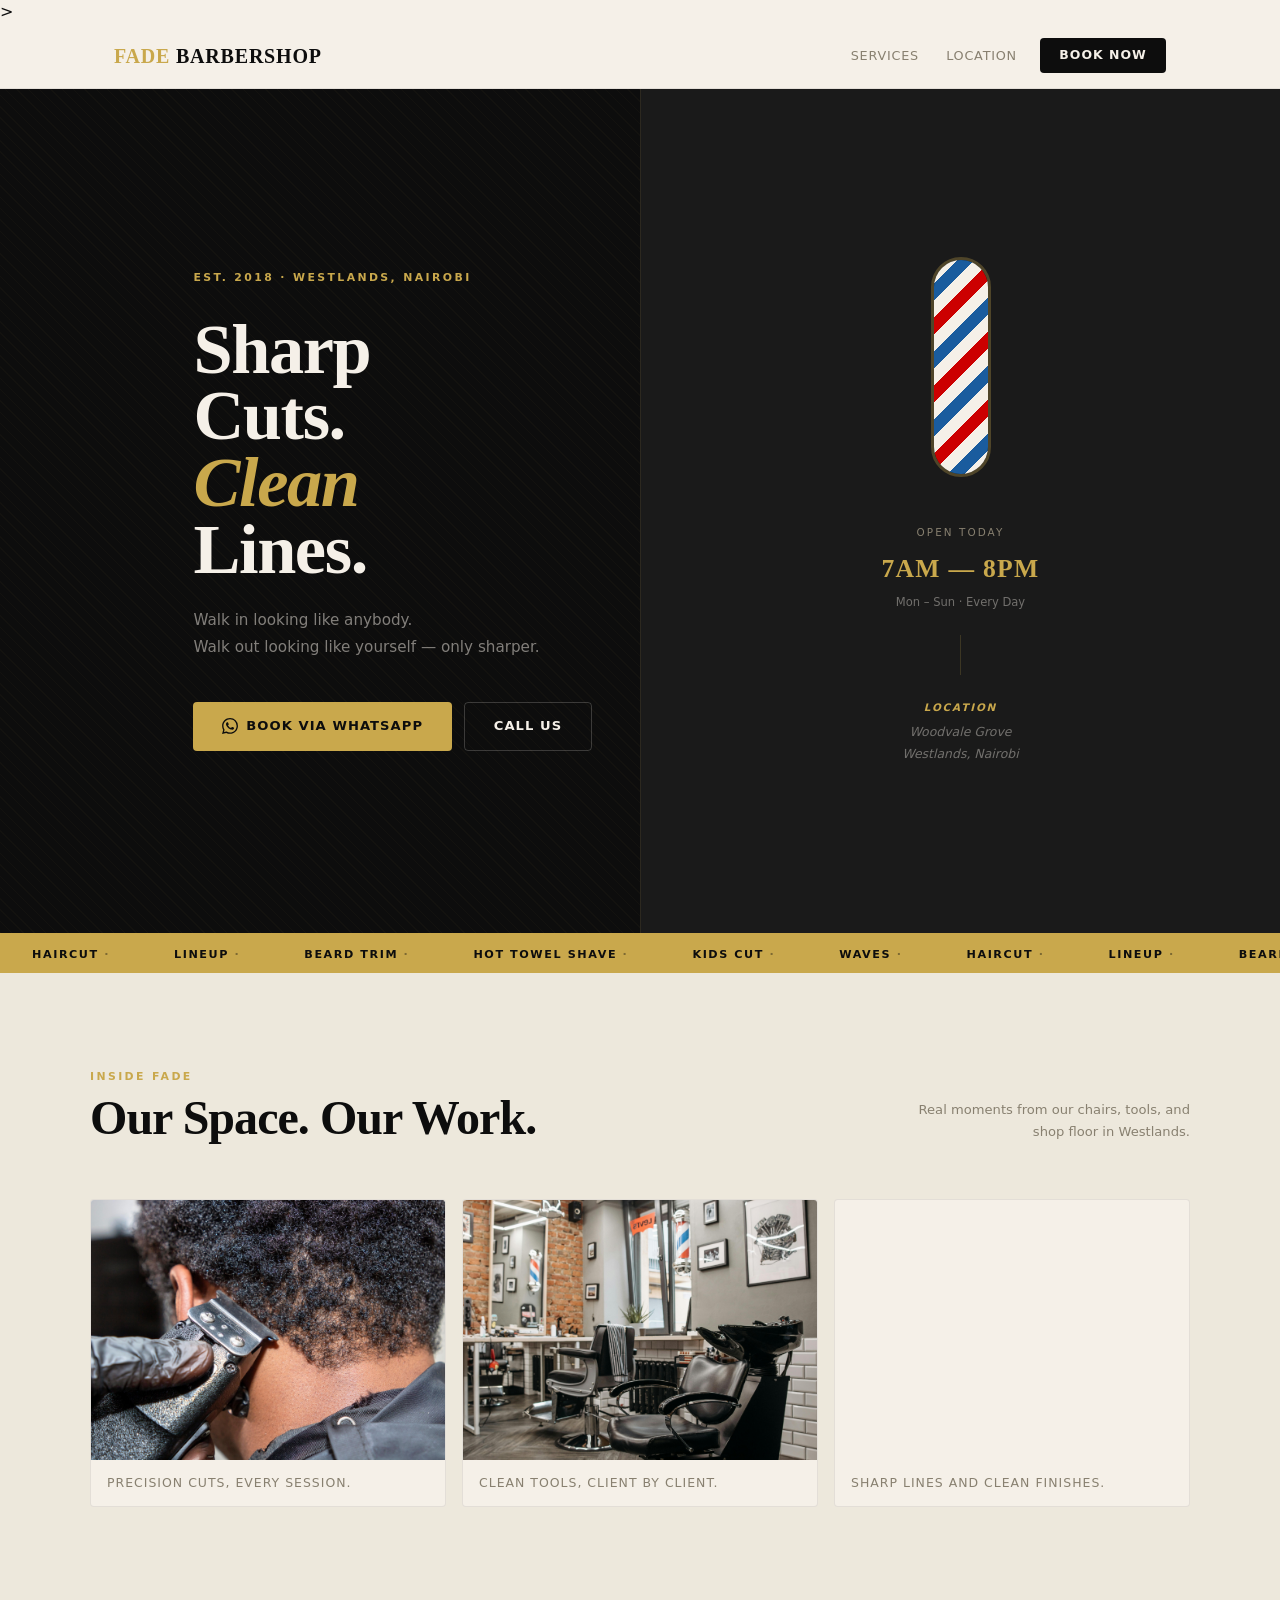
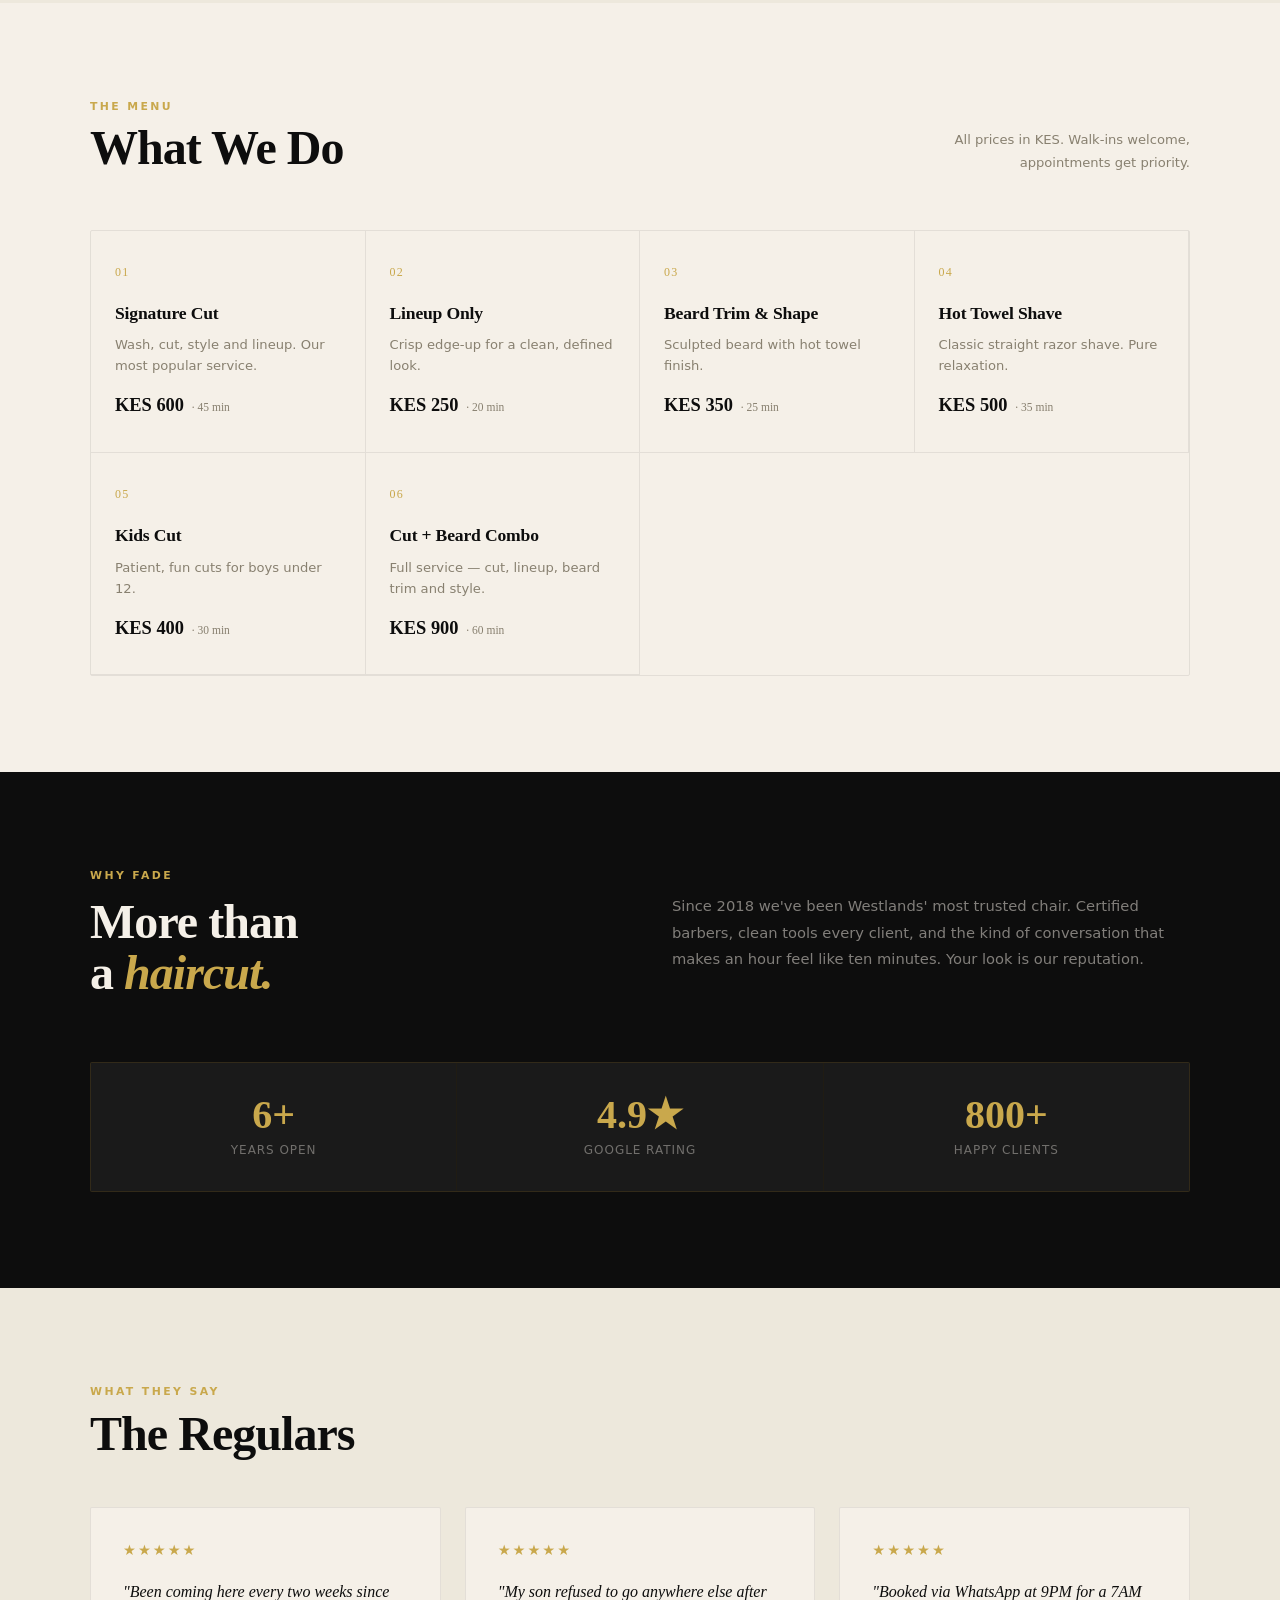
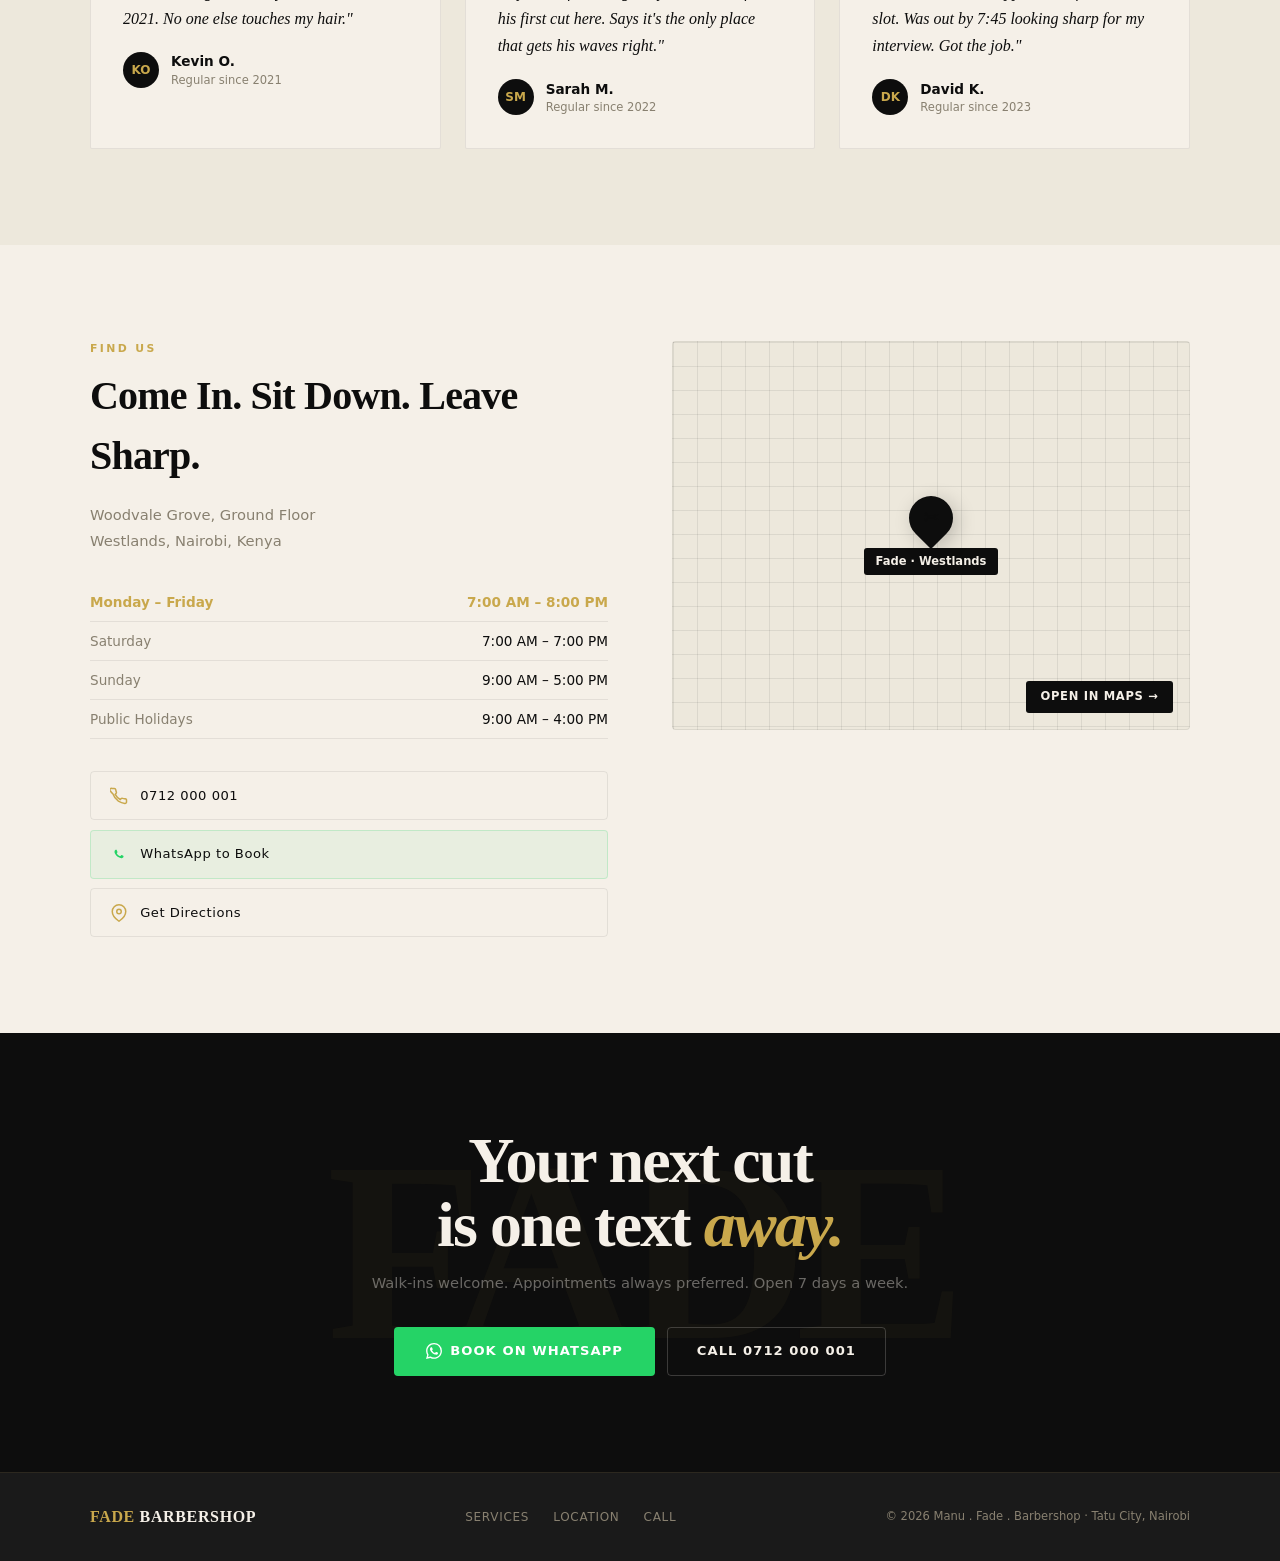
<file: Barbershop-Lite/index.html>
<!DOCTYPE html>
<html lang="en">
<head>
    <meta charset="UTF-8">
    <meta name="viewport" content="width=device-width, initial-scale=1, maximum-scale=5, viewport-fit=cover">
    <title>Fade Barbershop - Premium Hair Cuts in Westlands, Nairobi</title>
    <meta name="description" content="Premium barbershop services in Westlands, Nairobi. Sharp cuts, clean lines, experienced barbers. Book via WhatsApp. Open 7 days.">
    <meta name="theme-color" content="#C9A84C">
    <meta name="robots" content="index, follow">
    <meta property="og:title" content="Fade Barbershop - Sharp Cuts. Clean Lines.">
    <meta property="og:description" content="Premium barbershop services with modern style. Walk-ins welcome, appointments preferred.">
    <meta property="og:type" content="business.business">
    <meta name="apple-mobile-web-app-capable" content="yes">
    <meta name="color-scheme" content="light">
    <link rel="preload" as="image" href="images/revilocreations-barber-5711575_1920.jpg" type="image/jpeg">>
    <link rel="preload" as="style" href="css/style.css">
    <link rel="preconnect" href="https://wa.me">
    <link rel="dns-prefetch" href="//wa.me">
    <style>
    html{scroll-behavior:smooth;-webkit-font-smoothing:antialiased;-webkit-text-size-adjust:100%}
    body{font-family:-apple-system,BlinkMacSystemFont,"Segoe UI",system-ui,sans-serif;margin:0;padding:0;background:#F5F0E8;color:#0D0D0D;line-height:1.5;overflow-x:hidden}
    img{display:block;max-width:100%;height:auto;aspect-ratio:auto}
    figure{margin:0;padding:0}
    a{color:inherit;text-decoration:none}
    h1,h2,h3,h4,h5,h6{margin:0;font-weight:700}
    svg{display:inline-block;vertical-align:middle}
    </style>
    <link rel="stylesheet" href="css/style.css">
    <script defer src="js/main.js"></script>
</head>
<body>
   <!-- NAV -->
<header>
<nav class="nav" aria-label="Main navigation">
  <div class="nav-inner">
    <a href="#" class="nav-logo" aria-label="Fade Barbershop home">
      <span>Fade</span> Barbershop
    </a>
    <div class="nav-links">
      <a href="#services" class="nav-link">Services</a>
      <a href="#location" class="nav-link">Location</a>
      <a href="https://wa.me/254712000001?text=Hi!%20I%27d%20like%20to%20book%20a%20cut%20at%20Fade%20Barbershop." target="_blank" rel="noopener" class="nav-book">Book Now</a>
    </div>
  </div>
</nav>
</header>

<main>

<!-- HERO -->
<section class="hero" aria-labelledby="hero-heading">
  <div class="hero-text">
    <p class="hero-issue">Est. 2018 · Westlands, Nairobi</p>
    <h1 id="hero-heading">
      Sharp<br>Cuts.<br><em>Clean</em><br>Lines.
    </h1>
    <p class="hero-tagline">
      Walk in looking like anybody.<br>
      Walk out looking like yourself — only sharper.
    </p>
    <div class="hero-actions">
      <a href="https://wa.me/254712000001?text=Hi!%20I%27d%20like%20to%20book%20a%20haircut." target="_blank" rel="noopener" class="btn btn-gold">
        <!-- WhatsApp icon -->
        <svg viewBox="0 0 24 24" fill="currentColor" aria-hidden="true"><path d="M17.472 14.382c-.297-.149-1.758-.867-2.03-.967-.273-.099-.471-.148-.67.15-.197.297-.767.966-.94 1.164-.173.199-.347.223-.644.075-.297-.15-1.255-.463-2.39-1.475-.883-.788-1.48-1.761-1.653-2.059-.173-.297-.018-.458.13-.606.134-.133.298-.347.446-.52.149-.174.198-.298.298-.497.099-.198.05-.371-.025-.52-.075-.149-.669-1.612-.916-2.207-.242-.579-.487-.5-.669-.51-.173-.008-.371-.01-.57-.01-.198 0-.52.074-.792.372-.272.297-1.04 1.016-1.04 2.479 0 1.462 1.065 2.875 1.213 3.074.149.198 2.096 3.2 5.077 4.487.709.306 1.262.489 1.694.625.712.227 1.36.195 1.871.118.571-.085 1.758-.719 2.006-1.413.248-.694.248-1.289.173-1.413-.074-.124-.272-.198-.57-.347m-5.421 7.403h-.004a9.87 9.87 0 01-5.031-1.378l-.361-.214-3.741.982.998-3.648-.235-.374a9.86 9.86 0 01-1.51-5.26c.001-5.45 4.436-9.884 9.888-9.884 2.64 0 5.122 1.03 6.988 2.898a9.825 9.825 0 012.893 6.994c-.003 5.45-4.437 9.884-9.885 9.884m8.413-18.297A11.815 11.815 0 0012.05 0C5.495 0 .16 5.335.157 11.892c0 2.096.547 4.142 1.588 5.945L.057 24l6.305-1.654a11.882 11.882 0 005.683 1.448h.005c6.554 0 11.89-5.335 11.893-11.893a11.821 11.821 0 00-3.48-8.413z"/></svg>
        Book via WhatsApp
      </a>
      <a href="tel:+254712000001" class="btn btn-outline">Call Us</a>
    </div>
  </div>

  <div class="hero-visual" aria-hidden="true">
    <div class="barber-pole">
      <div class="barber-pole-inner"></div>
    </div>
    <div class="hero-hours">
      <div class="hero-hours-label">Open Today</div>
      <div class="hero-hours-time">7AM — 8PM</div>
      <div class="hero-hours-days">Mon – Sun · Every Day</div>
    </div>
    <div class="hero-divider"></div>
    <address class="hero-address">
      <strong>Location</strong>
      Woodvale Grove<br>Westlands, Nairobi
    </address>
  </div>
</section>

<!-- TICKER -->
<div class="ticker" aria-hidden="true">
  <div class="ticker-track">
    <!-- duplicated for seamless loop -->
    <span class="ticker-item">Haircut <span class="ticker-dot">·</span></span>
    <span class="ticker-item">Lineup <span class="ticker-dot">·</span></span>
    <span class="ticker-item">Beard Trim <span class="ticker-dot">·</span></span>
    <span class="ticker-item">Hot Towel Shave <span class="ticker-dot">·</span></span>
    <span class="ticker-item">Kids Cut <span class="ticker-dot">·</span></span>
    <span class="ticker-item">Waves <span class="ticker-dot">·</span></span>
    <span class="ticker-item">Haircut <span class="ticker-dot">·</span></span>
    <span class="ticker-item">Lineup <span class="ticker-dot">·</span></span>
    <span class="ticker-item">Beard Trim <span class="ticker-dot">·</span></span>
    <span class="ticker-item">Hot Towel Shave <span class="ticker-dot">·</span></span>
    <span class="ticker-item">Kids Cut <span class="ticker-dot">·</span></span>
    <span class="ticker-item">Waves <span class="ticker-dot">·</span></span>
  </div>
</div>

<!-- GALLERY -->
<section class="gallery" aria-labelledby="gallery-heading">
  <div class="gallery-inner">
    <div class="section-header reveal">
      <div>
        <p class="section-label">Inside Fade</p>
        <h2 class="section-title" id="gallery-heading">Our Space. Our Work.</h2>
      </div>
      <p class="section-note">Real moments from our chairs, tools, and shop floor in Westlands.</p>
    </div>
    <div class="gallery-grid">
      <figure class="gallery-card reveal">
        <img src="images/revilocreations-barber-5711575_1920.jpg" alt="Barber cutting a client's hair in the shop" loading="lazy" width="600" height="800" decoding="async" fetchpriority="high">
        <figcaption>Precision cuts, every session.</figcaption>
      </figure>
      <figure class="gallery-card reveal">
        <img src="images/pexels-pavel-danilyuk-7518728.jpg" alt="Barber tools arranged on a workstation" loading="lazy" width="600" height="800" decoding="async">
        <figcaption>Clean tools, client by client.</figcaption>
      </figure>
      <figure class="gallery-card reveal">
        <img src="images/chris-knight--ucnC7PMDqE-unsplash.jpg" alt="Close-up of a fresh lineup and beard finish" loading="lazy" width="600" height="800" decoding="async">
        <figcaption>Sharp lines and clean finishes.</figcaption>
      </figure>
    </div>
  </div>
</section>

<!-- SERVICES -->
<section class="services" id="services" aria-labelledby="services-heading">
  <div class="section-header reveal">
    <div>
      <p class="section-label">The Menu</p>
      <h2 class="section-title" id="services-heading">What We Do</h2>
    </div>
    <p class="section-note">All prices in KES. Walk-ins welcome, appointments get priority.</p>
  </div>
  <div class="services-grid" role="list">
    <article class="svc reveal" role="listitem">
      <div class="svc-num">01</div>
      <div class="svc-name">Signature Cut</div>
      <div class="svc-desc">Wash, cut, style and lineup. Our most popular service.</div>
      <div class="svc-price">KES 600 <span>· 45 min</span></div>
    </article>
    <article class="svc reveal" role="listitem">
      <div class="svc-num">02</div>
      <div class="svc-name">Lineup Only</div>
      <div class="svc-desc">Crisp edge-up for a clean, defined look.</div>
      <div class="svc-price">KES 250 <span>· 20 min</span></div>
    </article>
    <article class="svc reveal" role="listitem">
      <div class="svc-num">03</div>
      <div class="svc-name">Beard Trim & Shape</div>
      <div class="svc-desc">Sculpted beard with hot towel finish.</div>
      <div class="svc-price">KES 350 <span>· 25 min</span></div>
    </article>
    <article class="svc reveal" role="listitem">
      <div class="svc-num">04</div>
      <div class="svc-name">Hot Towel Shave</div>
      <div class="svc-desc">Classic straight razor shave. Pure relaxation.</div>
      <div class="svc-price">KES 500 <span>· 35 min</span></div>
    </article>
    <article class="svc reveal" role="listitem">
      <div class="svc-num">05</div>
      <div class="svc-name">Kids Cut</div>
      <div class="svc-desc">Patient, fun cuts for boys under 12.</div>
      <div class="svc-price">KES 400 <span>· 30 min</span></div>
    </article>
    <article class="svc reveal" role="listitem">
      <div class="svc-num">06</div>
      <div class="svc-name">Cut + Beard Combo</div>
      <div class="svc-desc">Full service — cut, lineup, beard trim and style.</div>
      <div class="svc-price">KES 900 <span>· 60 min</span></div>
    </article>
  </div>
</section>

<!-- WHY -->
<section class="why" aria-labelledby="why-heading">
  <div class="why-inner">
    <div class="why-top">
      <div class="reveal">
        <p class="why-label">Why Fade</p>
        <h2 class="why-title" id="why-heading">More than<br>a <em>haircut.</em></h2>
      </div>
      <p class="why-body reveal">
        Since 2018 we've been Westlands' most trusted chair. Certified barbers, clean tools every client, and the kind of conversation that makes an hour feel like ten minutes. Your look is our reputation.
      </p>
    </div>
    <div class="why-stats reveal" role="list">
      <div class="stat" role="listitem">
        <div class="stat-num">6+</div>
        <div class="stat-label">Years Open</div>
      </div>
      <div class="stat" role="listitem">
        <div class="stat-num">4.9★</div>
        <div class="stat-label">Google Rating</div>
      </div>
      <div class="stat" role="listitem">
        <div class="stat-num">800+</div>
        <div class="stat-label">Happy Clients</div>
      </div>
    </div>
  </div>
</section>

<!-- TESTIMONIALS -->
<section class="testi" aria-labelledby="testi-heading">
  <div class="testi-inner">
    <div class="reveal">
      <p class="section-label">What They Say</p>
      <h2 class="section-title" id="testi-heading">The Regulars</h2>
    </div>
    <div class="testi-grid">
      <article class="testi-card reveal">
        <div class="testi-stars" aria-label="5 stars">★★★★★</div>
        <blockquote class="testi-quote">"Been coming here every two weeks since 2021. No one else touches my hair."</blockquote>
        <div class="testi-author">
          <div class="testi-av" aria-hidden="true">KO</div>
          <div><div class="testi-name">Kevin O.</div><div class="testi-since">Regular since 2021</div></div>
        </div>
      </article>
      <article class="testi-card reveal">
        <div class="testi-stars" aria-label="5 stars">★★★★★</div>
        <blockquote class="testi-quote">"My son refused to go anywhere else after his first cut here. Says it's the only place that gets his waves right."</blockquote>
        <div class="testi-author">
          <div class="testi-av" aria-hidden="true">SM</div>
          <div><div class="testi-name">Sarah M.</div><div class="testi-since">Regular since 2022</div></div>
        </div>
      </article>
      <article class="testi-card reveal">
        <div class="testi-stars" aria-label="5 stars">★★★★★</div>
        <blockquote class="testi-quote">"Booked via WhatsApp at 9PM for a 7AM slot. Was out by 7:45 looking sharp for my interview. Got the job."</blockquote>
        <div class="testi-author">
          <div class="testi-av" aria-hidden="true">DK</div>
          <div><div class="testi-name">David K.</div><div class="testi-since">Regular since 2023</div></div>
        </div>
      </article>
    </div>
  </div>
</section>

<!-- LOCATION -->
<section class="location" id="location" aria-labelledby="location-heading">
  <div class="location-inner">
    <div>
      <p class="section-label">Find Us</p>
      <h2 class="loc-title reveal" id="location-heading">Come In. Sit Down. Leave Sharp.</h2>
      <address class="loc-address reveal">
        Woodvale Grove, Ground Floor<br>
        Westlands, Nairobi, Kenya
      </address>
      <div class="hours-list reveal" aria-label="Opening hours">
        <div class="hours-row today"><span class="hours-day">Monday – Friday</span><span>7:00 AM – 8:00 PM</span></div>
        <div class="hours-row"><span class="hours-day">Saturday</span><span>7:00 AM – 7:00 PM</span></div>
        <div class="hours-row"><span class="hours-day">Sunday</span><span>9:00 AM – 5:00 PM</span></div>
        <div class="hours-row"><span class="hours-day">Public Holidays</span><span>9:00 AM – 4:00 PM</span></div>
      </div>
      <div class="loc-btns reveal">
        <a href="tel:+254712000001" class="loc-btn">
          <svg viewBox="0 0 24 24" aria-hidden="true"><path d="M22 16.92v3a2 2 0 01-2.18 2 19.79 19.79 0 01-8.63-3.07A19.5 19.5 0 013.79 9.09 19.79 19.79 0 01.72 5.46 2 2 0 012.72 2h3a2 2 0 012 1.72c.127.96.36 1.903.7 2.81a2 2 0 01-.45 2.11L6.91 9.91a16 16 0 006.72 6.72l1.06-1.06a2 2 0 012.11-.45c.907.34 1.85.573 2.81.7A2 2 0 0122 16.92z"/></svg>
          0712 000 001
        </a>
        <a href="https://wa.me/254712000001?text=Hi%20Fade%20Barbershop!%20I%27d%20like%20to%20book%20an%20appointment." target="_blank" rel="noopener" class="loc-btn loc-btn-wa">
          <svg viewBox="0 0 24 24" aria-hidden="true" stroke="#25D366"><path d="M17.472 14.382c-.297-.149-1.758-.867-2.03-.967-.273-.099-.471-.148-.67.15-.197.297-.767.966-.94 1.164-.173.199-.347.223-.644.075-.297-.15-1.255-.463-2.39-1.475-.883-.788-1.48-1.761-1.653-2.059-.173-.297-.018-.458.13-.606.134-.133.298-.347.446-.52.149-.174.198-.298.298-.497.099-.198.05-.371-.025-.52-.075-.149-.669-1.612-.916-2.207-.242-.579-.487-.5-.669-.51-.173-.008-.371-.01-.57-.01-.198 0-.52.074-.792.372-.272.297-1.04 1.016-1.04 2.479 0 1.462 1.065 2.875 1.213 3.074.149.198 2.096 3.2 5.077 4.487.709.306 1.262.489 1.694.625.712.227 1.36.195 1.871.118.571-.085 1.758-.719 2.006-1.413.248-.694.248-1.289.173-1.413z" stroke-width="0" fill="#25D366"/></svg>
          WhatsApp to Book
        </a>
        <a href="https://maps.google.com/?q=Woodvale+Grove+Westlands+Nairobi" target="_blank" rel="noopener" class="loc-btn">
          <svg viewBox="0 0 24 24" aria-hidden="true"><path d="M21 10c0 7-9 13-9 13s-9-6-9-13a9 9 0 0118 0z"/><circle cx="12" cy="10" r="3"/></svg>
          Get Directions
        </a>
      </div>
    </div>
    <div class="map-box reveal" role="img" aria-label="Map showing Fade Barbershop in Westlands">
      <div class="map-pin-wrap">
        <div class="map-pin" aria-hidden="true"><span>✂️</span></div>
        <div class="map-label">Fade · Westlands</div>
      </div>
      <a href="https://maps.google.com/?q=Woodvale+Grove+Westlands+Nairobi" target="_blank" rel="noopener" class="map-open">Open in Maps →</a>
    </div>
  </div>
</section>

<!-- CTA -->
<section class="cta" aria-labelledby="cta-heading">
  <div class="cta-inner">
    <h2 id="cta-heading">Your next cut<br>is one text <em>away.</em></h2>
    <p>Walk-ins welcome. Appointments always preferred. Open 7 days a week.</p>
    <div class="cta-btns">
      <a href="https://wa.me/254712000001?text=Hi!%20I%27d%20like%20to%20book%20a%20haircut%20at%20Fade%20Barbershop." target="_blank" rel="noopener" class="btn btn-wa">
        <svg viewBox="0 0 24 24" fill="currentColor" width="16" height="16" aria-hidden="true"><path d="M17.472 14.382c-.297-.149-1.758-.867-2.03-.967-.273-.099-.471-.148-.67.15-.197.297-.767.966-.94 1.164-.173.199-.347.223-.644.075-.297-.15-1.255-.463-2.39-1.475-.883-.788-1.48-1.761-1.653-2.059-.173-.297-.018-.458.13-.606.134-.133.298-.347.446-.52.149-.174.198-.298.298-.497.099-.198.05-.371-.025-.52-.075-.149-.669-1.612-.916-2.207-.242-.579-.487-.5-.669-.51-.173-.008-.371-.01-.57-.01-.198 0-.52.074-.792.372-.272.297-1.04 1.016-1.04 2.479 0 1.462 1.065 2.875 1.213 3.074.149.198 2.096 3.2 5.077 4.487.709.306 1.262.489 1.694.625.712.227 1.36.195 1.871.118.571-.085 1.758-.719 2.006-1.413.248-.694.248-1.289.173-1.413-.074-.124-.272-.198-.57-.347m-5.421 7.403h-.004a9.87 9.87 0 01-5.031-1.378l-.361-.214-3.741.982.998-3.648-.235-.374a9.86 9.86 0 01-1.51-5.26c.001-5.45 4.436-9.884 9.888-9.884 2.64 0 5.122 1.03 6.988 2.898a9.825 9.825 0 012.893 6.994c-.003 5.45-4.437 9.884-9.885 9.884m8.413-18.297A11.815 11.815 0 0012.05 0C5.495 0 .16 5.335.157 11.892c0 2.096.547 4.142 1.588 5.945L.057 24l6.305-1.654a11.882 11.882 0 005.683 1.448h.005c6.554 0 11.89-5.335 11.893-11.893a11.821 11.821 0 00-3.48-8.413z"/></svg>
        Book on WhatsApp
      </a>
      <a href="tel:+254712000001" class="btn btn-outline">Call 0712 000 001</a>
    </div>
  </div>
</section>

</main>

<footer>
  <div class="footer-inner">
    <div class="footer-logo"><span>Fade</span> Barbershop</div>
    <nav class="footer-links" aria-label="Footer navigation">
      <a href="#services">Services</a>
      <a href="#location">Location</a>
      <a href="tel:+254712000001">Call</a>
    </nav>
    <p class="footer-copy">&copy; 2026 Manu . Fade . Barbershop · Tatu City, Nairobi</p>
  </div>
</footer>

</body>
</html>
</file>
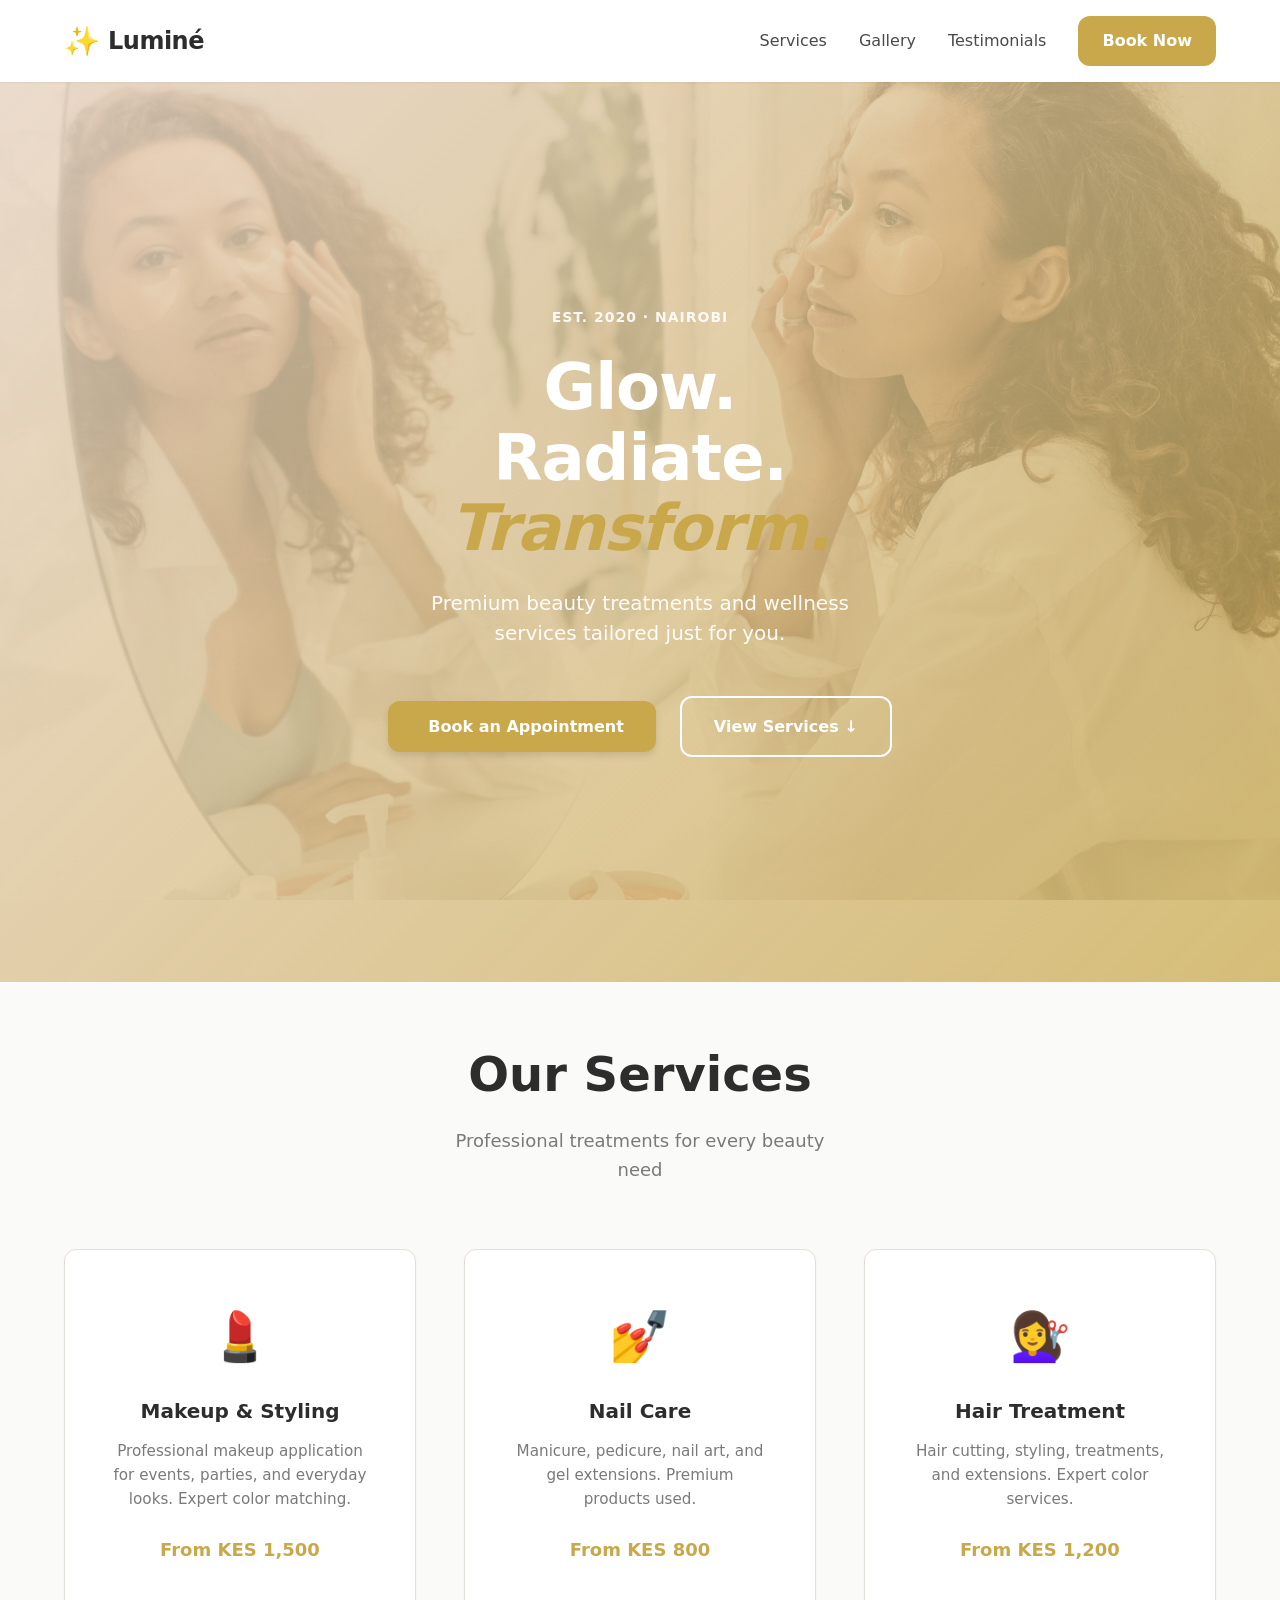
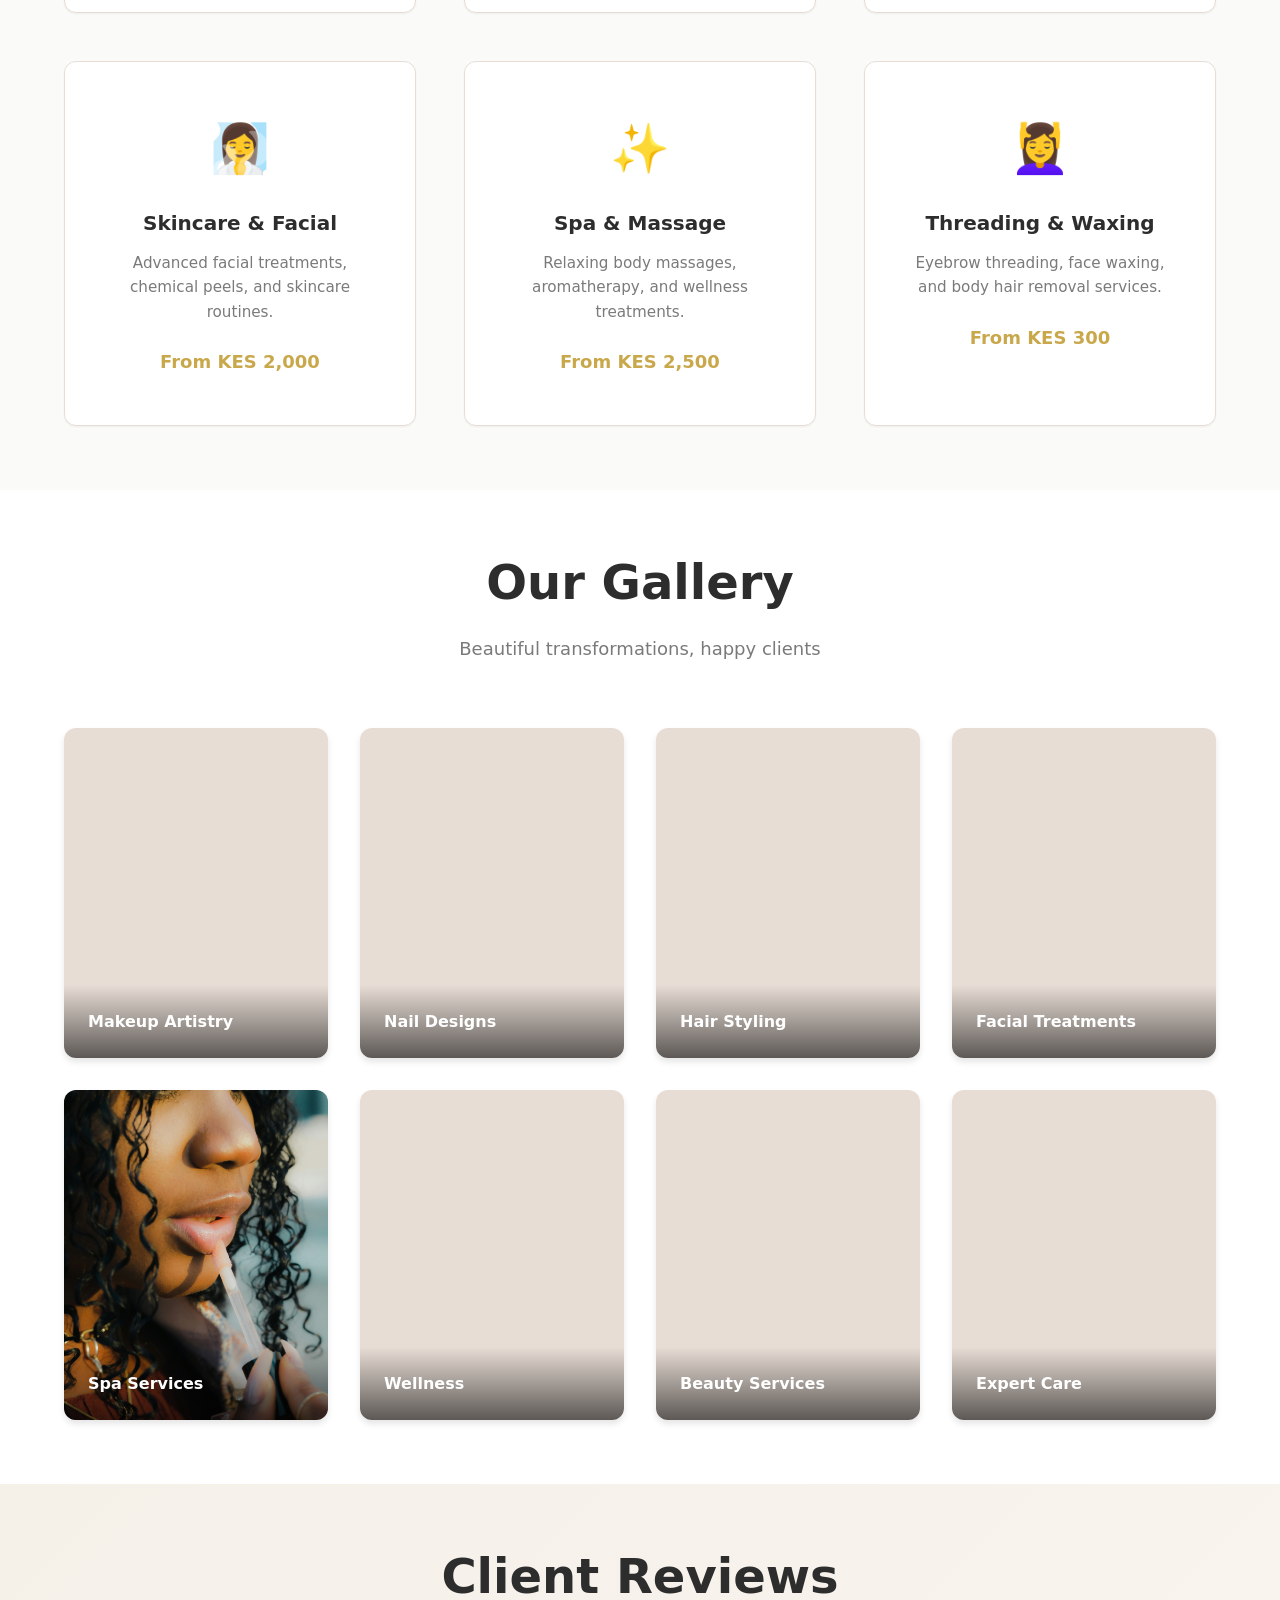
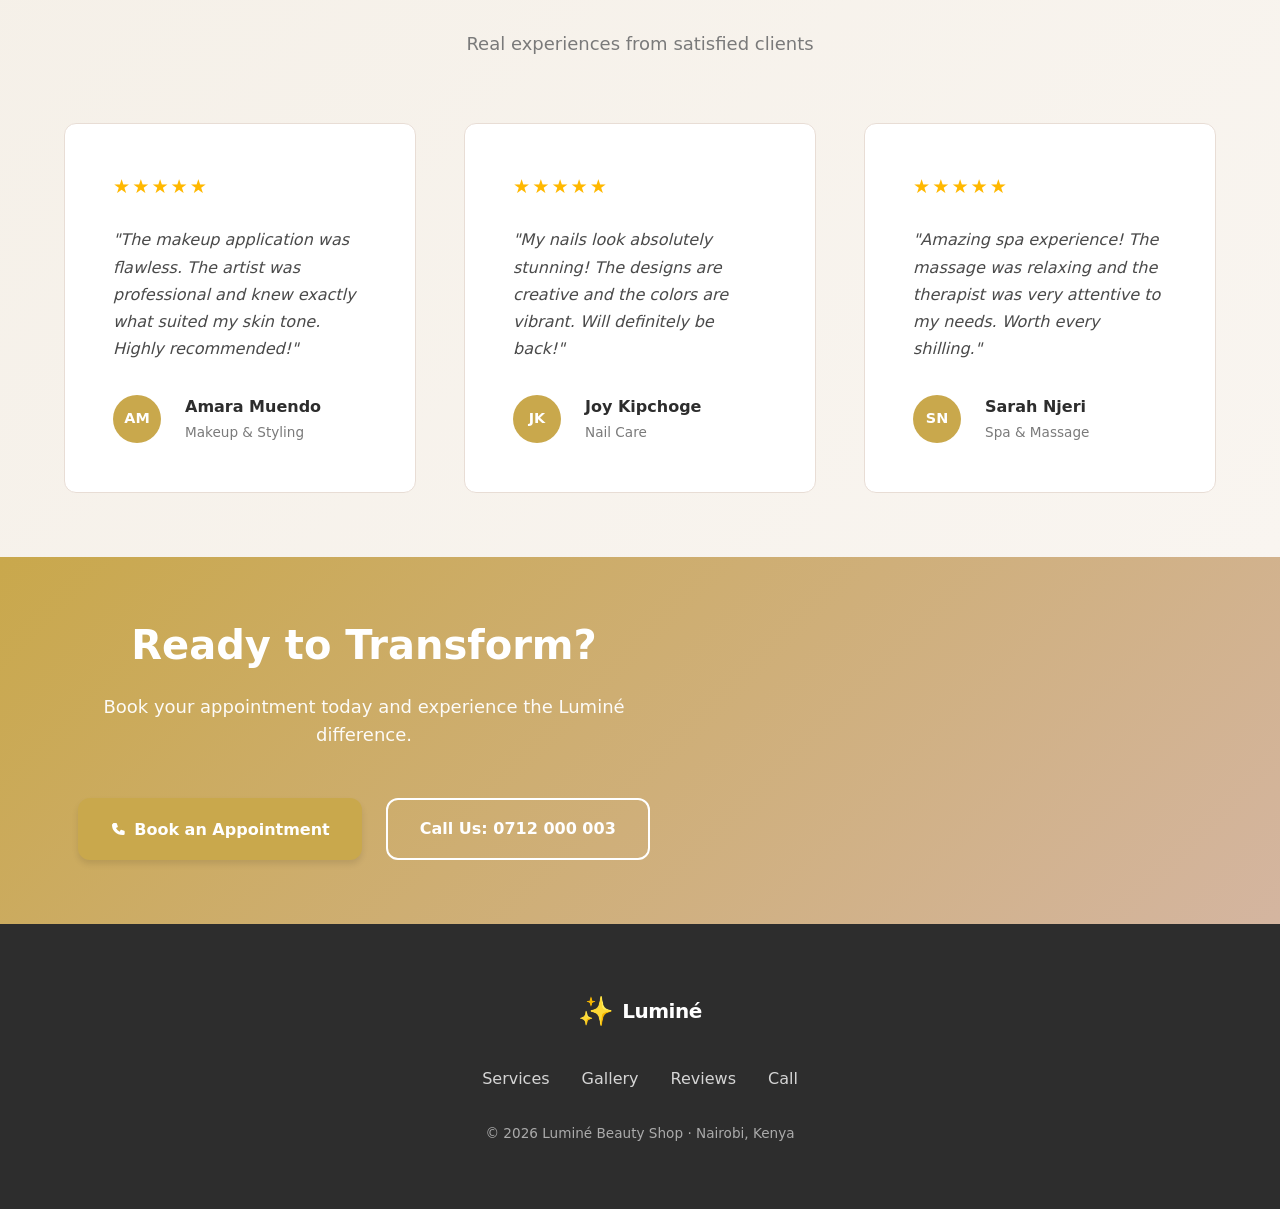
<file: BeautyShop/index.html>
<!DOCTYPE html>
<html lang="en">
<head>
    <meta charset="UTF-8">
    <meta name="viewport" content="width=device-width, initial-scale=1, maximum-scale=5, viewport-fit=cover">
    <title>Luminé Beauty Shop - Premium Beauty & Wellness Services</title>
    <meta name="description" content="Luminé Beauty Shop - professional beauty treatments, skincare, makeup, and wellness services in Nairobi. Book your appointment today.">
    <meta name="theme-color" content="#E8D5C4">
    <meta name="robots" content="index, follow">
    <meta property="og:title" content="Luminé Beauty Shop - Glow. Radiate. Transform.">
    <meta property="og:description" content="Premium beauty and wellness services. Expert treatments, luxury experience, affordable prices.">
    <meta property="og:type" content="business.business">
    <meta name="apple-mobile-web-app-capable" content="yes">
    <meta name="color-scheme" content="light">
    
    <!-- Preload critical resources -->
    <link rel="preload" as="image" href="images/pexels-pavel-danilyuk-6417915.jpg" type="image/jpeg">
    <link rel="preload" as="style" href="style.css">
    <link rel="preconnect" href="https://wa.me">
    <link rel="dns-prefetch" href="//wa.me">
    
    <!-- Critical inline CSS for instant first paint -->
    <style>
    html{scroll-behavior:smooth;-webkit-font-smoothing:antialiased;-webkit-text-size-adjust:100%}
    body{font-family:-apple-system,BlinkMacSystemFont,"Segoe UI",system-ui,sans-serif;margin:0;padding:0;background:#FAFAF8;color:#2D2D2D;line-height:1.6;overflow-x:hidden}
    img{display:block;max-width:100%;height:auto;aspect-ratio:auto}
    figure{margin:0;padding:0}
    a{color:inherit;text-decoration:none}
    h1,h2,h3,h4,h5,h6{margin:0;font-weight:700}
    svg{display:inline-block;vertical-align:middle}
    button{font-family:inherit;cursor:pointer;border:none}
    </style>
    
    <link rel="stylesheet" href="style.css">
    <script defer src="script.js"></script>
</head>
<body>
    <!-- NAV -->
    <header class="nav-wrapper">
        <nav class="nav" aria-label="Main navigation">
            <div class="nav-inner container">
                <a href="#" class="nav-logo" aria-label="Luminé Beauty Shop home">
                    <span class="logo-icon" aria-hidden="true">✨</span>
                    <span class="logo-text">Luminé</span>
                </a>
                
                <button class="nav-hamburger" aria-label="Open menu" aria-controls="mobile-nav" aria-expanded="false" onclick="toggleMobileNav()">
                    <span class="hamburger-lines" aria-hidden="true"></span>
                </button>
                
                <div class="nav-links">
                    <a href="#services" class="nav-link">Services</a>
                    <a href="#gallery" class="nav-link">Gallery</a>
                    <a href="#testimonials" class="nav-link">Testimonials</a>
                    <a href="https://wa.me/254712000003?text=Hi!%20I%27d%20like%20to%20book%20a%20beauty%20treatment%20at%20Luminé." target="_blank" rel="noopener" class="nav-cta">Book Now</a>
                </div>
            </div>
        </nav>
    </header>

    <main>
        <!-- HERO -->
        <section class="hero" aria-labelledby="hero-heading" style="background-image:url('images/pexels-pavel-danilyuk-6417915.jpg')">
            <div class="hero-overlay"></div>
            <div class="hero-inner container">
                <div class="hero-content">
                    <p class="hero-label">Est. 2020 · Nairobi</p>
                    <h1 id="hero-heading" class="hero-title">
                        Glow.<br>Radiate.<br><em>Transform.</em>
                    </h1>
                    <p class="hero-subtitle">
                        Premium beauty treatments and wellness services tailored just for you.
                    </p>
                    <div class="hero-actions">
                        <button onclick="openModal('booking-modal')" class="btn btn-primary">
                            <svg viewBox="0 0 24 24" fill="currentColor" aria-hidden="true"><path d="M4 5a2 2 0 012-2h3.28a1 1 0 01.948.684l1.498 4.493a1 1 0 01-.502 1.21l-2.257 1.13a11.042 11.042 0 005.516 5.516l1.13-2.257a1 1 0 011.21-.502l4.493 1.498a1 1 0 01.684.949V19a2 2 0 01-2 2h-1C9.716 21 3 14.284 3 6V5z\"/></svg>
                            Book an Appointment
                        </button>
                        <a href="#services" class="btn btn-outline">View Services ↓</a>
                    </div>
                </div>
            </div>
        </section>

        <!-- SERVICES -->
        <section class="services" id="services" aria-labelledby="services-heading">
            <div class="container">
                <div class="section-header reveal">
                    <h2 class="section-title" id="services-heading">Our Services</h2>
                    <p class="section-subtitle">Professional treatments for every beauty need</p>
                </div>

                <div class="services-grid" role="list">
                    <article class="service-card reveal" role="listitem">
                        <div class="service-icon" aria-hidden="true">💄</div>
                        <h3 class="service-name">Makeup & Styling</h3>
                        <p class="service-desc">Professional makeup application for events, parties, and everyday looks. Expert color matching.</p>
                        <p class="service-price">From KES 1,500</p>
                    </article>

                    <article class="service-card reveal" role="listitem">
                        <div class="service-icon" aria-hidden="true">💅</div>
                        <h3 class="service-name">Nail Care</h3>
                        <p class="service-desc">Manicure, pedicure, nail art, and gel extensions. Premium products used.</p>
                        <p class="service-price">From KES 800</p>
                    </article>

                    <article class="service-card reveal" role="listitem">
                        <div class="service-icon" aria-hidden="true">💇‍♀️</div>
                        <h3 class="service-name">Hair Treatment</h3>
                        <p class="service-desc">Hair cutting, styling, treatments, and extensions. Expert color services.</p>
                        <p class="service-price">From KES 1,200</p>
                    </article>

                    <article class="service-card reveal" role="listitem">
                        <div class="service-icon" aria-hidden="true">🧖‍♀️</div>
                        <h3 class="service-name">Skincare & Facial</h3>
                        <p class="service-desc">Advanced facial treatments, chemical peels, and skincare routines.</p>
                        <p class="service-price">From KES 2,000</p>
                    </article>

                    <article class="service-card reveal" role="listitem">
                        <div class="service-icon" aria-hidden="true">✨</div>
                        <h3 class="service-name">Spa & Massage</h3>
                        <p class="service-desc">Relaxing body massages, aromatherapy, and wellness treatments.</p>
                        <p class="service-price">From KES 2,500</p>
                    </article>

                    <article class="service-card reveal" role="listitem">
                        <div class="service-icon" aria-hidden="true">💆‍♀️</div>
                        <h3 class="service-name">Threading & Waxing</h3>
                        <p class="service-desc">Eyebrow threading, face waxing, and body hair removal services.</p>
                        <p class="service-price">From KES 300</p>
                    </article>
                </div>
            </div>
        </section>

        <!-- GALLERY -->
        <section class="gallery" id="gallery" aria-labelledby="gallery-heading">
            <div class="container">
                <div class="section-header reveal">
                    <h2 class="section-title" id="gallery-heading">Our Gallery</h2>
                    <p class="section-subtitle">Beautiful transformations, happy clients</p>
                </div>

                <div class="gallery-grid">
                    <figure class="gallery-card reveal">
                        <img src="images/elsa-olofsson-Pm0K9Y3EPUc-unsplash.jpg" alt="Professional makeup application for client" loading="lazy" width="400" height="500" decoding="async" fetchpriority="high">
                        <figcaption>Makeup Artistry</figcaption>
                    </figure>
                    <figure class="gallery-card reveal">
                        <img src="images/laura-chouette-4sKdeIMiFEI-unsplash.jpg" alt="Elegant nail art design showcase" loading="lazy" width="400" height="500" decoding="async">
                        <figcaption>Nail Designs</figcaption>
                    </figure>
                    <figure class="gallery-card reveal">
                        <img src="images/laura-chouette-gbT2KAq1V5c-unsplash.jpg" alt="Professional hair styling and treatment" loading="lazy" width="400" height="500" decoding="async">
                        <figcaption>Hair Styling</figcaption>
                    </figure>
                    <figure class="gallery-card reveal">
                        <img src="images/marek-studzinski-mzstXkKH8DI-unsplash.jpg" alt="Skincare facial treatment" loading="lazy" width="400" height="500" decoding="async">
                        <figcaption>Facial Treatments</figcaption>
                    </figure>
                    <figure class="gallery-card reveal">
                        <img src="images/peter-kalonji-5eqZUR08qY8-unsplash.jpg" alt="Spa and wellness services" loading="lazy" width="400" height="500" decoding="async">
                        <figcaption>Spa Services</figcaption>
                    </figure>
                    <figure class="gallery-card reveal">
                        <img src="images/pexels-amiresel-3912572.jpg" alt="Beauty and wellness treatment" loading="lazy" width="400" height="500" decoding="async">
                        <figcaption>Wellness</figcaption>
                    </figure>
                    <figure class="gallery-card reveal">
                        <img src="images/roxana-maria-nSfMaRZRjKE-unsplash.jpg" alt="Professional beauty services" loading="lazy" width="400" height="500" decoding="async">
                        <figcaption>Beauty Services</figcaption>
                    </figure>
                    <figure class="gallery-card reveal">
                        <img src="images/shamblen-studios-xwM61TPMlYk-unsplash.jpg" alt="Expert beauty treatment" loading="lazy" width="400" height="500" decoding="async">
                        <figcaption>Expert Care</figcaption>
                    </figure>
                </div>
            </div>
        </section>

        <!-- TESTIMONIALS -->
        <section class="testimonials" id="testimonials" aria-labelledby="testimonials-heading">
            <div class="container">
                <div class="section-header reveal">
                    <h2 class="section-title" id="testimonials-heading">Client Reviews</h2>
                    <p class="section-subtitle">Real experiences from satisfied clients</p>
                </div>

                <div class="testimonials-grid">
                    <article class="testimonial-card reveal">
                        <div class="testimonial-stars" aria-label="5 stars">★★★★★</div>
                        <p class="testimonial-text">"The makeup application was flawless. The artist was professional and knew exactly what suited my skin tone. Highly recommended!"</p>
                        <div class="testimonial-author">
                            <div class="testimonial-avatar" aria-hidden="true">AM</div>
                            <div>
                                <div class="testimonial-name">Amara Muendo</div>
                                <div class="testimonial-service">Makeup & Styling</div>
                            </div>
                        </div>
                    </article>

                    <article class="testimonial-card reveal">
                        <div class="testimonial-stars" aria-label="5 stars">★★★★★</div>
                        <p class="testimonial-text">"My nails look absolutely stunning! The designs are creative and the colors are vibrant. Will definitely be back!"</p>
                        <div class="testimonial-author">
                            <div class="testimonial-avatar" aria-hidden="true">JK</div>
                            <div>
                                <div class="testimonial-name">Joy Kipchoge</div>
                                <div class="testimonial-service">Nail Care</div>
                            </div>
                        </div>
                    </article>

                    <article class="testimonial-card reveal">
                        <div class="testimonial-stars" aria-label="5 stars">★★★★★</div>
                        <p class="testimonial-text">"Amazing spa experience! The massage was relaxing and the therapist was very attentive to my needs. Worth every shilling."</p>
                        <div class="testimonial-author">
                            <div class="testimonial-avatar" aria-hidden="true">SN</div>
                            <div>
                                <div class="testimonial-name">Sarah Njeri</div>
                                <div class="testimonial-service">Spa & Massage</div>
                            </div>
                        </div>
                    </article>
                </div>
            </div>
        </section>

        <!-- BOOKING CTA -->
        <section class="booking-cta" aria-labelledby="booking-heading">
            <div class="container">
                <div class="cta-inner reveal">
                    <h2 id="booking-heading">Ready to Transform?</h2>
                    <p>Book your appointment today and experience the Luminé difference.</p>
                    <div class="cta-buttons">
                        <button onclick="openModal('booking-modal')" class="btn btn-primary">
                            <svg viewBox="0 0 24 24" fill="currentColor" width="16" height="16" aria-hidden="true"><path d="M4 5a2 2 0 012-2h3.28a1 1 0 01.948.684l1.498 4.493a1 1 0 01-.502 1.21l-2.257 1.13a11.042 11.042 0 005.516 5.516l1.13-2.257a1 1 0 011.21-.502l4.493 1.498a1 1 0 01.684.949V19a2 2 0 01-2 2h-1C9.716 21 3 14.284 3 6V5z\"/></svg>
                            Book an Appointment
                        </button>
                        <a href="tel:+254712000003" class="btn btn-outline">Call Us: 0712 000 003</a>
                    </div>
                </div>
            </div>
        </section>
    </main>

    <!-- FOOTER -->
    <footer class="footer">
        <div class="container">
            <div class="footer-inner">
                <div class="footer-brand">
                    <span class="logo-icon" aria-hidden="true">✨</span>
                    <span class="logo-text">Luminé</span>
                </div>
                <nav class="footer-links" aria-label="Footer navigation">
                    <a href="#services">Services</a>
                    <a href="#gallery">Gallery</a>
                    <a href="#testimonials">Reviews</a>
                    <a href="tel:+254712000003">Call</a>
                </nav>
                <p class="footer-copy">&copy; 2026 Luminé Beauty Shop · Nairobi, Kenya</p>
            </div>
        </div>
    </footer>

    <!-- BOOKING MODAL -->
    <div id="booking-modal" class="modal" role="dialog" aria-labelledby="booking-modal-title" aria-hidden="true">
        <div class="modal-overlay" onclick="closeModal('booking-modal')"></div>
        <div class="modal-content">
            <button class="modal-close" onclick="closeModal('booking-modal')" aria-label="Close booking form">✕</button>
            
            <h2 id="booking-modal-title" class="modal-title">Book Your Beauty Treatment</h2>
            <p class="modal-subtitle">Fill in your details and choose your preferred service</p>
            
            <form id="booking-form" class="booking-form" onsubmit="handleBookingSubmit(event)">
                <div class="form-group">
                    <label for="client-name">Full Name *</label>
                    <input type="text" id="client-name" name="client_name" required placeholder="John Doe" maxlength="50">
                </div>

                <div class="form-group">
                    <label for="client-phone">Phone Number (254...) *</label>
                    <input type="tel" id="client-phone" name="client_phone" required placeholder="254712000003" pattern="^254[0-9]{9}$" title="Enter valid Kenyan phone: 254...">
                </div>

                <div class="form-group">
                    <label for="client-email">Email Address</label>
                    <input type="email" id="client-email" name="client_email" placeholder="email@example.com">
                </div>

                <div class="form-group">
                    <label for="service-select">Select Service *</label>
                    <select id="service-select" name="service" required>
                        <option value="">-- Choose a service --</option>
                        <option value="makeup">Makeup & Styling (KES 1,500)</option>
                        <option value="nails">Nail Care (KES 800)</option>
                        <option value="hair">Hair Treatment (KES 1,200)</option>
                        <option value="facial">Skincare & Facial (KES 2,000)</option>
                        <option value="spa">Spa & Massage (KES 2,500)</option>
                        <option value="waxing">Threading & Waxing (KES 300)</option>
                    </select>
                </div>

                <div class="form-group">
                    <label for="preferred-date">Preferred Date *</label>
                    <input type="date" id="preferred-date" name="preferred_date" required>
                </div>

                <div class="form-group">
                    <label for="preferred-time">Preferred Time *</label>
                    <select id="preferred-time" name="preferred_time" required>
                        <option value="">-- Select time --</option>
                        <option value="09:00">09:00 AM</option>
                        <option value="10:00">10:00 AM</option>
                        <option value="11:00">11:00 AM</option>
                        <option value="12:00">12:00 PM</option>
                        <option value="14:00">2:00 PM</option>
                        <option value="15:00">3:00 PM</option>
                        <option value="16:00">4:00 PM</option>
                        <option value="17:00">5:00 PM</option>
                    </select>
                </div>

                <div class="form-group">
                    <label for="special-requests">Special Requests</label>
                    <textarea id="special-requests" name="special_requests" placeholder="Any special requirements..." maxlength="200"></textarea>
                </div>

                <div class="form-actions">
                    <button type="button" class="btn btn-outline" onclick="closeModal('booking-modal')">Cancel</button>
                    <button type="submit" class="btn btn-primary">Continue to Payment</button>
                </div>
            </form>
        </div>
    </div>

    <!-- PAYMENT MODAL (M-Pesa STK Push) -->
    <div id="payment-modal" class="modal" role="dialog" aria-labelledby="payment-modal-title" aria-hidden="true">
        <div class="modal-overlay" onclick="closeModal('payment-modal')"></div>
        <div class="modal-content modal-small">
            <button class="modal-close" onclick="closeModal('payment-modal')" aria-label="Close payment form">✕</button>
            
            <h2 id="payment-modal-title" class="modal-title">Complete Payment</h2>
            <p class="modal-subtitle">Secure payment via M-Pesa</p>
            
            <form id="payment-form" class="payment-form" onsubmit="handlePaymentSubmit(event)">
                <div id="payment-summary" class="payment-summary">
                    <div class="summary-row">
                        <span>Service:</span>
                        <strong id="summary-service">-</strong>
                    </div>
                    <div class="summary-row">
                        <span>Date:</span>
                        <strong id="summary-date">-</strong>
                    </div>
                    <div class="summary-row">
                        <span>Time:</span>
                        <strong id="summary-time">-</strong>
                    </div>
                    <div class="summary-row total">
                        <span>Amount:</span>
                        <strong id="summary-amount">KES 0</strong>
                    </div>
                </div>

                <div class="form-group">
                    <label for="m-pesa-phone">M-Pesa Phone Number (254...) *</label>
                    <input type="tel" id="m-pesa-phone" name="mpesa_phone" required placeholder="254712000003" pattern="^254[0-9]{9}$">
                    <small>You'll receive an STK prompt to enter your M-Pesa PIN</small>
                </div>

                <div class="form-group">
                    <label for="payment-password">Password *</label>
                    <input type="password" id="payment-password" name="password" required placeholder="Enter booking password" minlength="4" maxlength="50">
                    <small>Set a secure password for this booking</small>
                </div>

                <div class="form-group">
                    <label class="checkbox-label">
                        <input type="checkbox" name="terms" required>
                        I agree to the terms and conditions
                    </label>
                </div>

                <div class="payment-note">
                    <strong>ℹ️ How it works:</strong>
                    <ul>
                        <li>Enter your M-Pesa phone number</li>
                        <li>You'll instantly receive an STK prompt</li>
                        <li>Enter your M-Pesa PIN to complete payment</li>
                        <li>Receive booking confirmation via WhatsApp</li>
                    </ul>
                </div>

                <div class="form-actions">
                    <button type="button" class="btn btn-outline" onclick="goBackToBooking()">Back</button>
                    <button type="submit" class="btn btn-primary" id="payment-btn">
                        <svg viewBox="0 0 24 24" fill="currentColor" width="16" height="16" aria-hidden="true"><path d="M12 0C5.4 0 0 5.4 0 12c0 6.6 5.4 12 12 12s12-5.4 12-12S18.6 0 12 0m6.5 7.5l-8 8c-.3.3-.8.3-1.1 0l-4-4c-.3-.3-.3-.8 0-1.1.3-.3.8-.3 1.1 0l3.4 3.4 7.4-7.4c.3-.3.8-.3 1.1 0 .4.3.4.8.1 1.1z"/></svg>
                        Pay with M-Pesa (STK Push)
                    </button>
                </div>
            </form>

            <div id="payment-processing" class="payment-processing" style="display: none;">
                <div class="spinner"></div>
                <h3>Processing Payment...</h3>
                <p>An STK prompt has been sent to your phone.</p>
                <p>Enter your M-Pesa PIN to complete the payment.</p>
            </div>
        </div>
    </div>

    <!-- SUCCESS MODAL -->
    <div id="success-modal" class="modal" role="dialog" aria-labelledby="success-modal-title" aria-hidden="true">
        <div class="modal-overlay"></div>
        <div class="modal-content modal-small">
            <div class="success-icon">✓</div>
            
            <h2 id="success-modal-title" class="modal-title">Booking Confirmed!</h2>
            <p class="modal-subtitle" id="success-message">Your appointment has been confirmed.</p>
            
            <div id="success-details" class="success-details">
                <!-- Populated by JavaScript -->
            </div>

            <div class="form-actions">
                <button type="button" class="btn btn-primary" onclick="openWhatsAppChat()">
                    <svg viewBox="0 0 24 24" fill="currentColor" width="16" height="16" aria-hidden="true"><path d="M17.472 14.382c-.297-.149-1.758-.867-2.03-.967-.273-.099-.471-.148-.67.15-.197.297-.767.966-.94 1.164-.173.199-.347.223-.644.075-.297-.15-1.255-.463-2.39-1.475-.883-.788-1.48-1.761-1.653-2.059-.173-.297-.018-.458.13-.606.134-.133.298-.347.446-.52.149-.174.198-.298.298-.497.099-.198.05-.371-.025-.52-.075-.149-.669-1.612-.916-2.207-.242-.579-.487-.5-.669-.51-.173-.008-.371-.01-.57-.01-.198 0-.52.074-.792.372-.272.297-1.04 1.016-1.04 2.479 0 1.462 1.065 2.875 1.213 3.074.149.198 2.096 3.2 5.077 4.487.709.306 1.262.489 1.694.625.712.227 1.36.195 1.871.118.571-.085 1.758-.719 2.006-1.413.248-.694.248-1.289.173-1.413z"/></svg>
                    Open WhatsApp
                </button>
                <button type="button" class="btn btn-outline" onclick="closeModal('success-modal')">Close</button>
            </div>
        </div>
    </div>
</body>
</html>
</file>
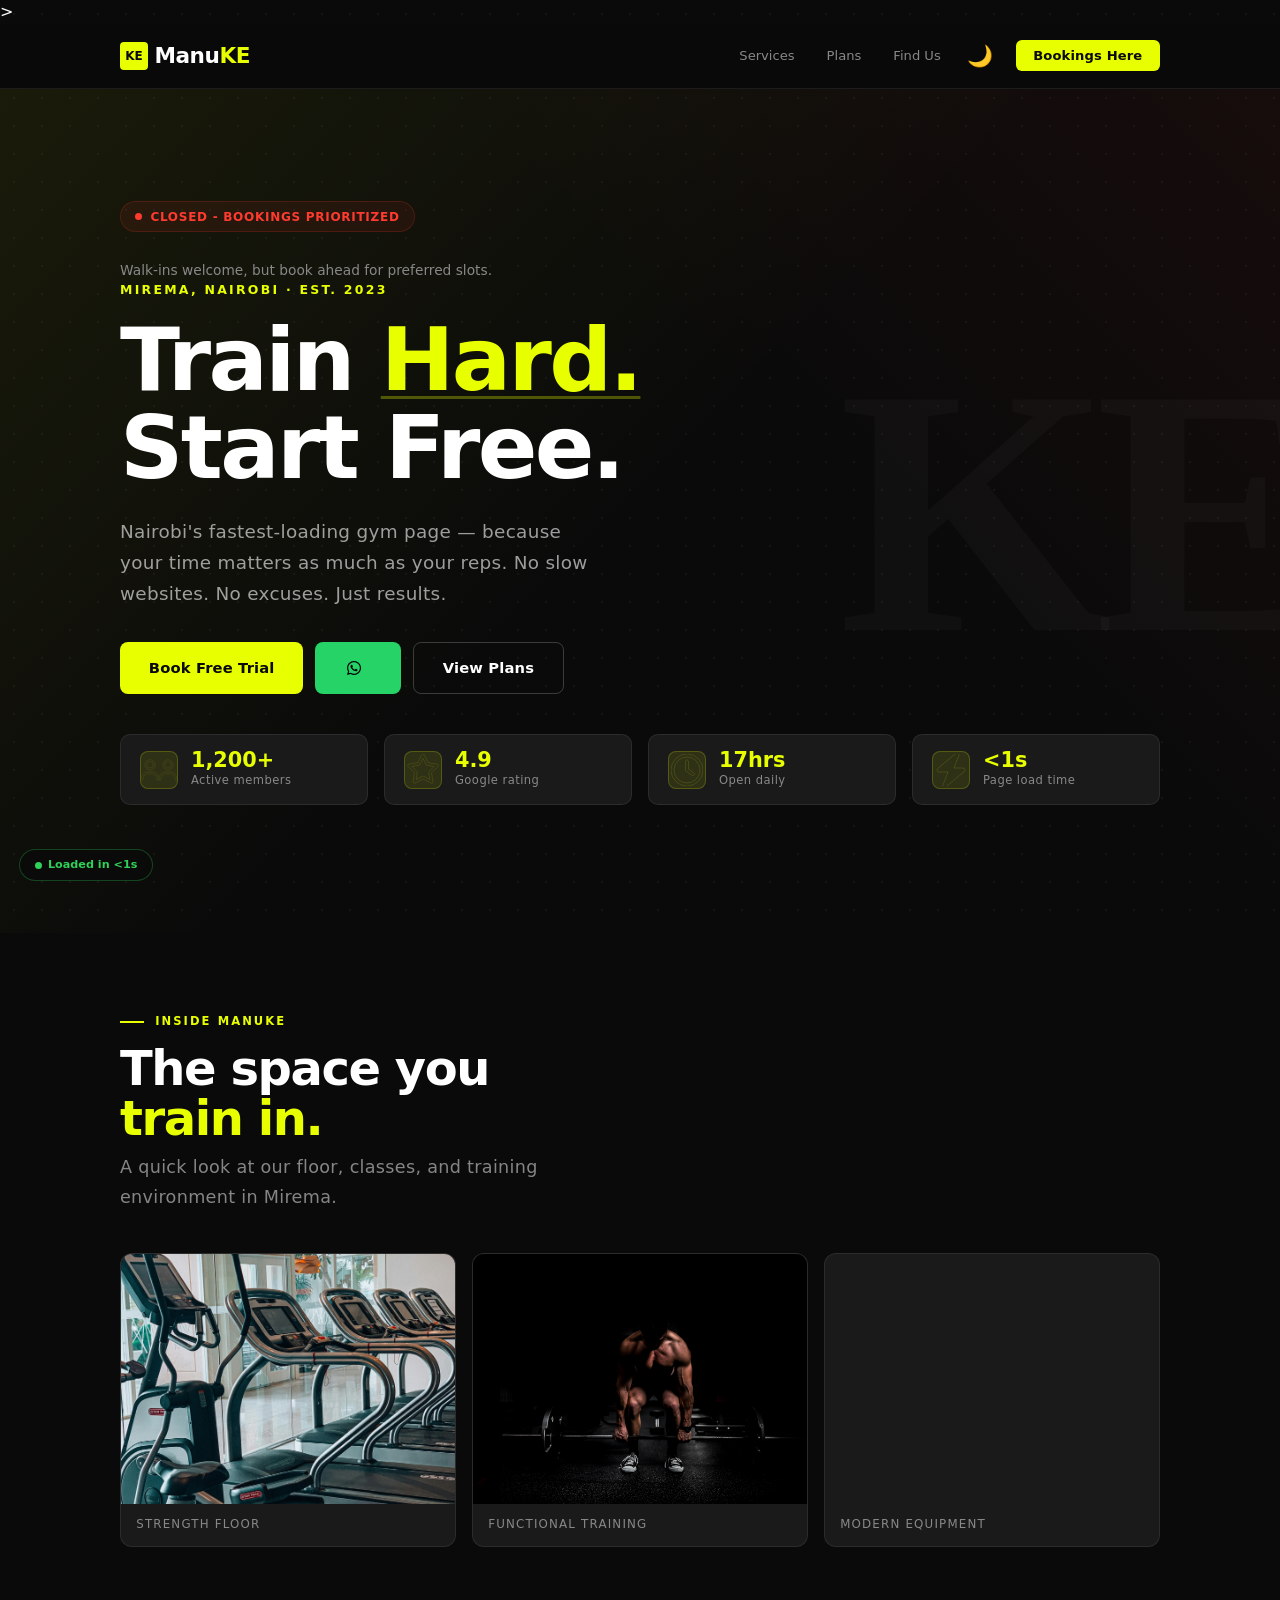
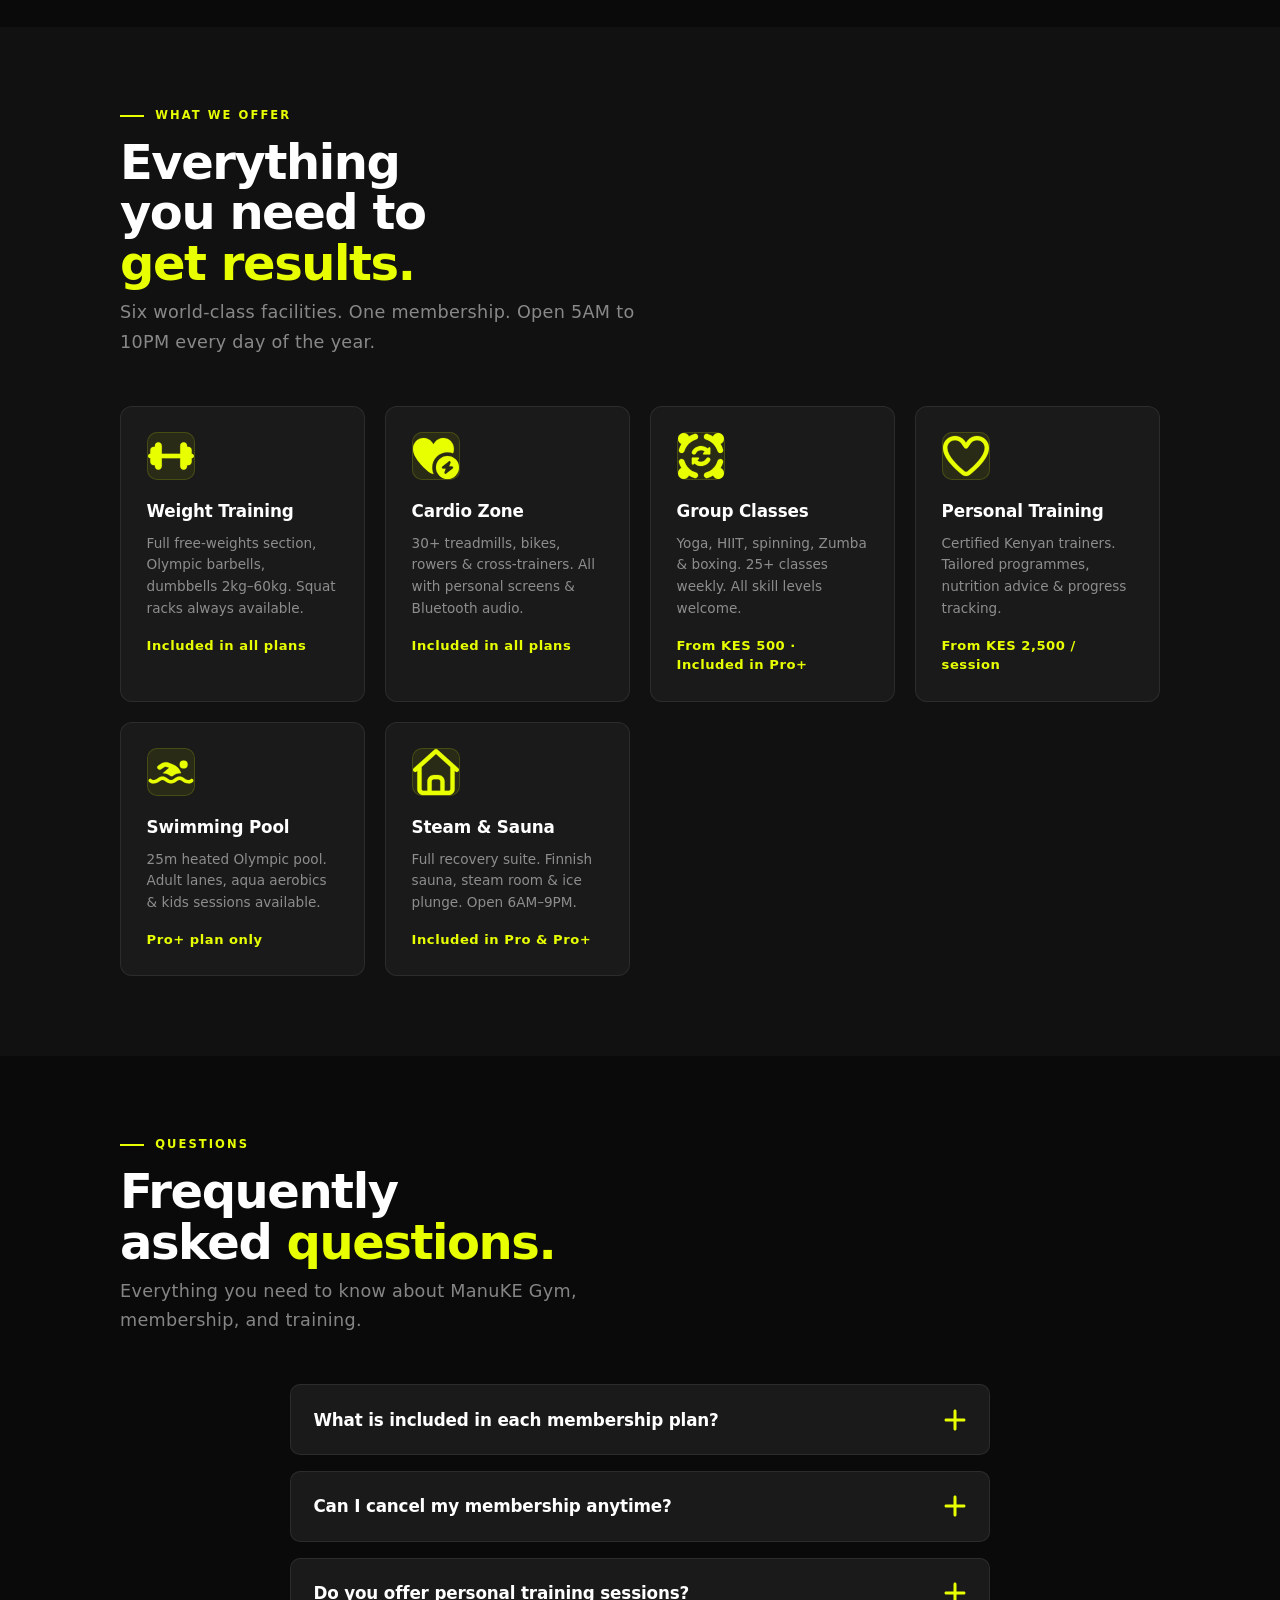
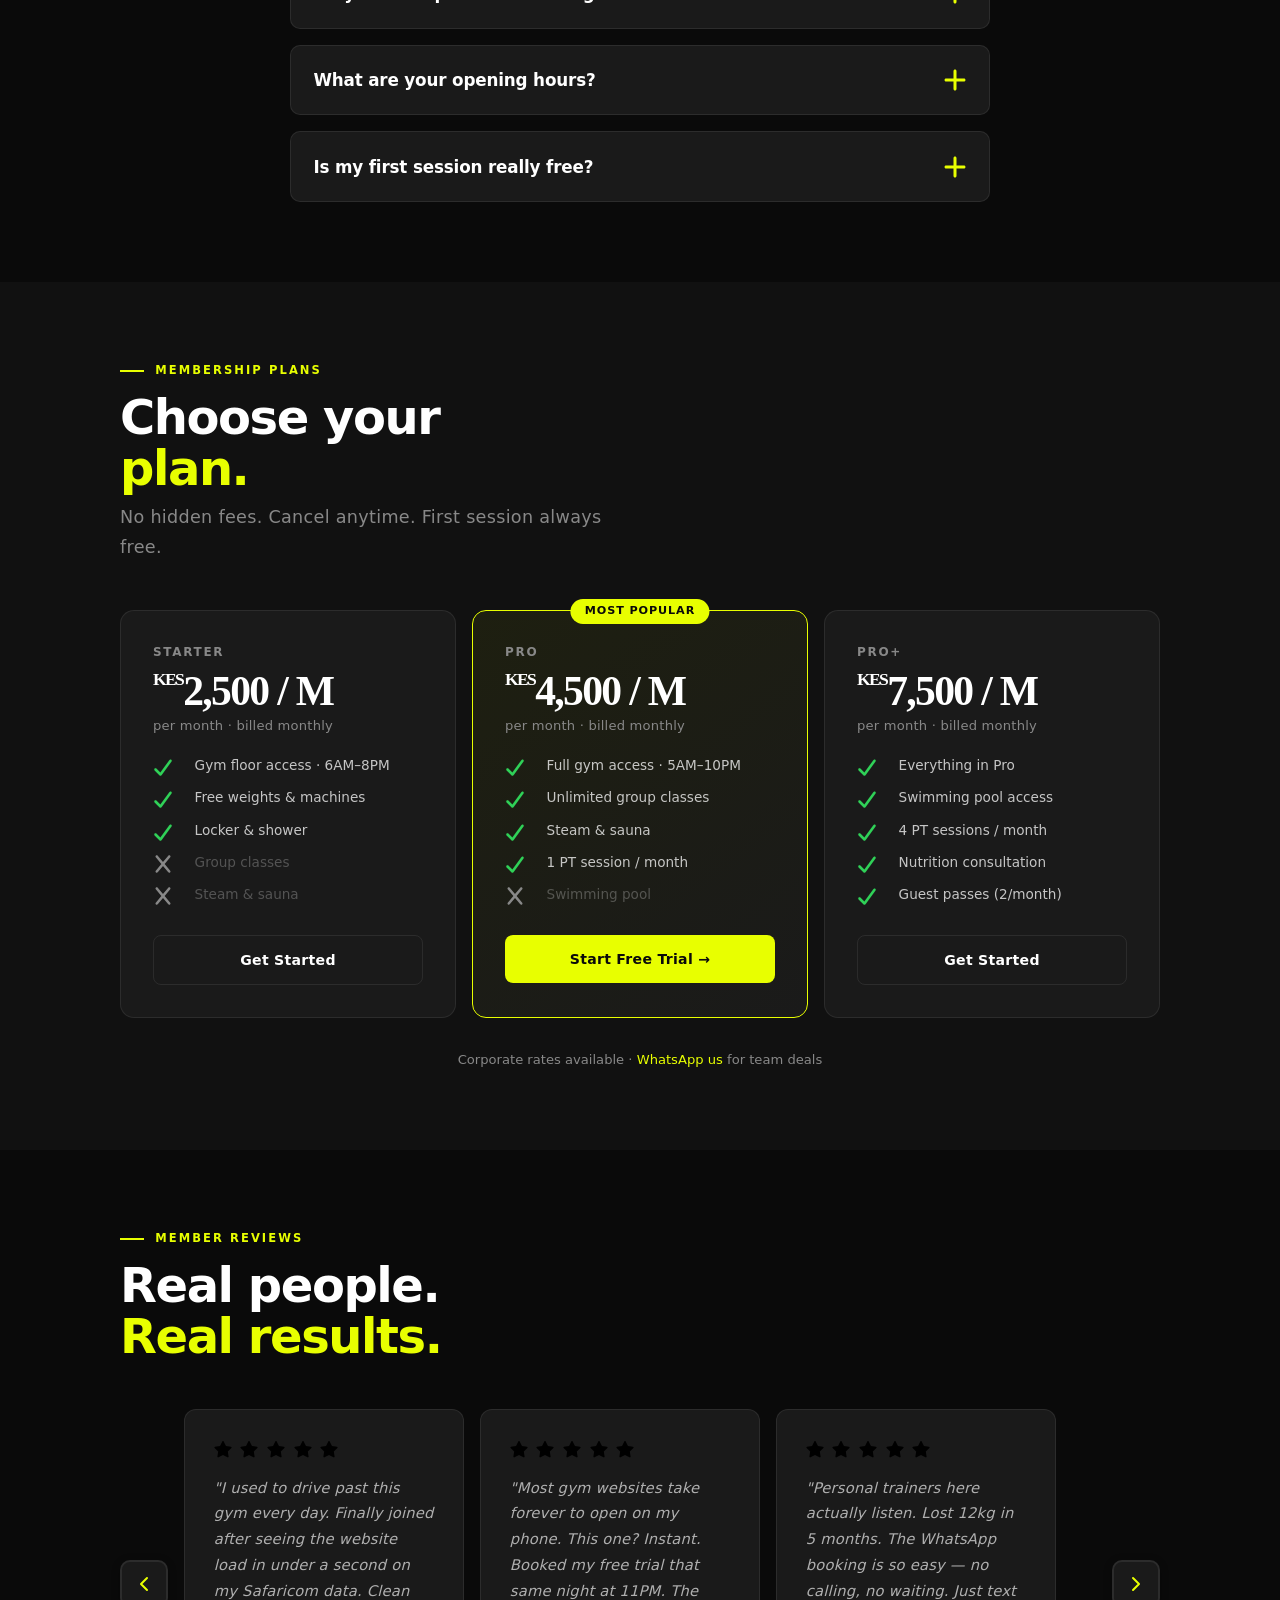
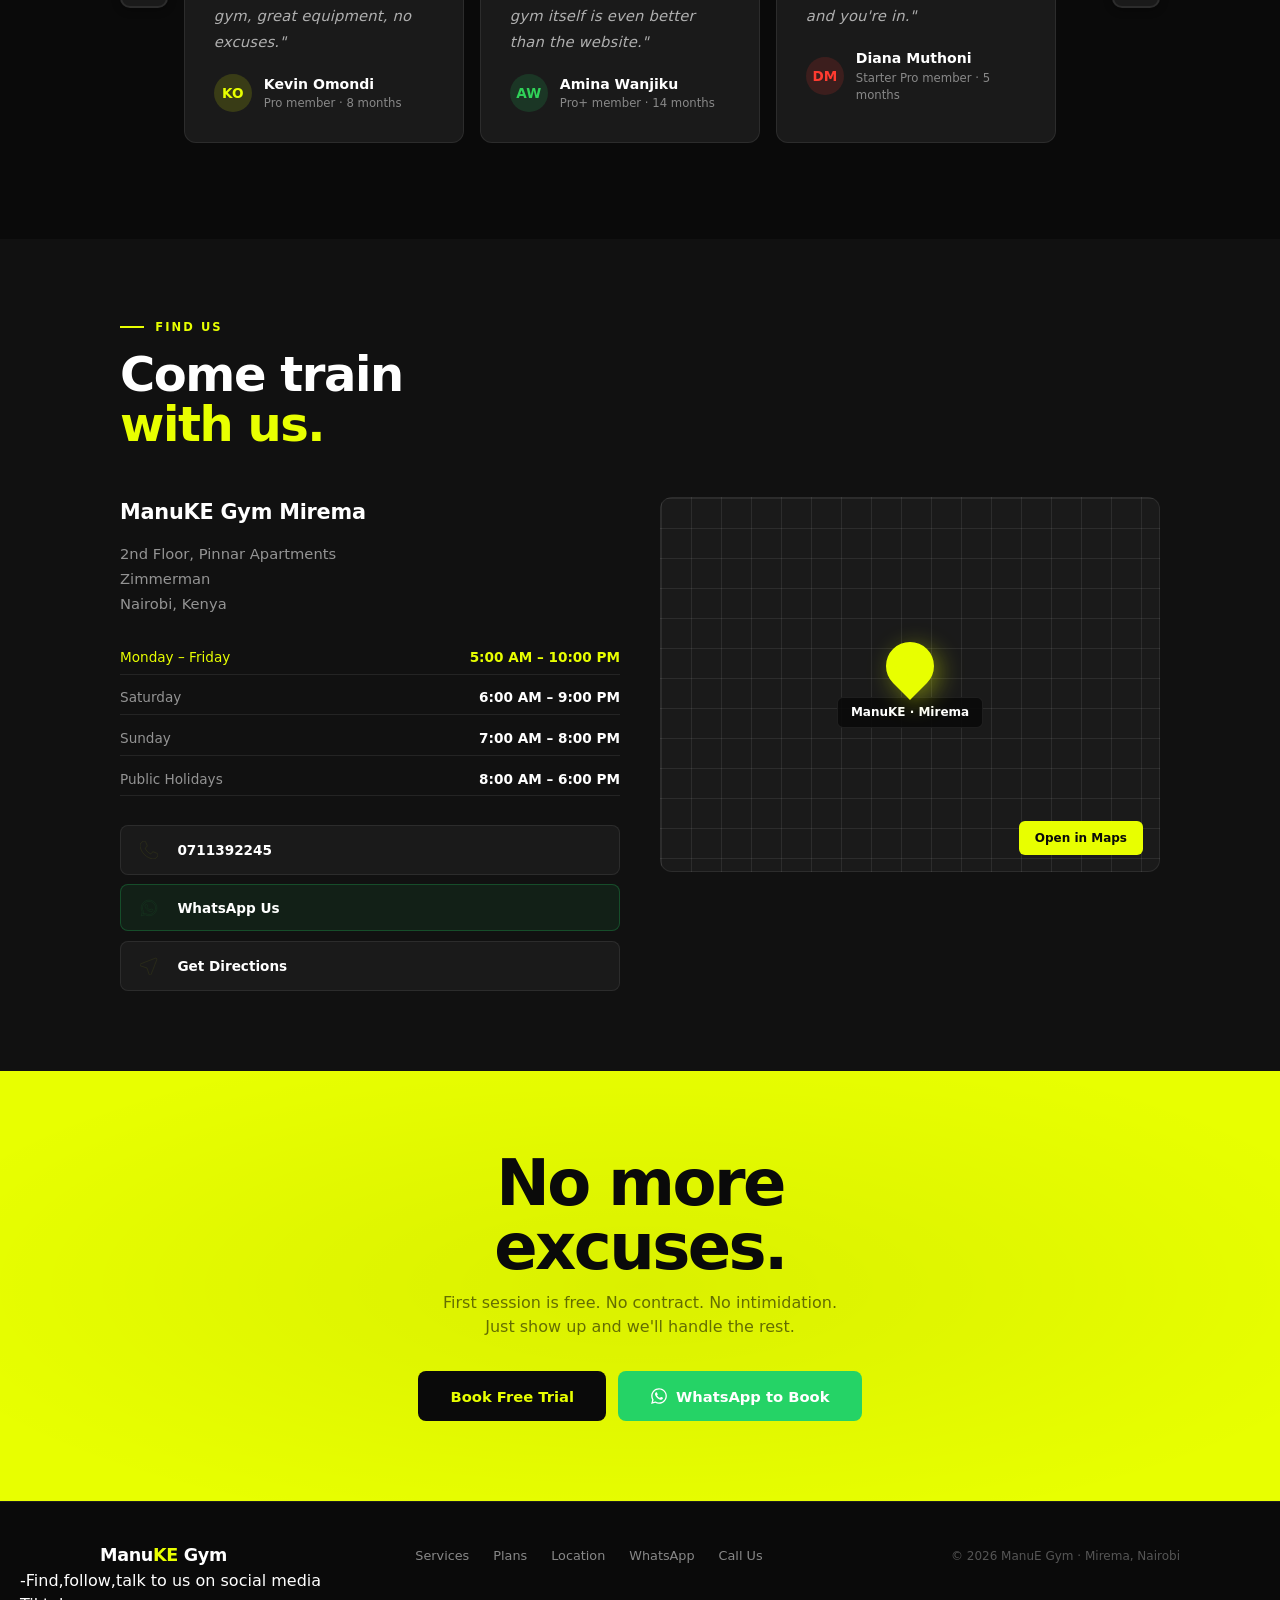
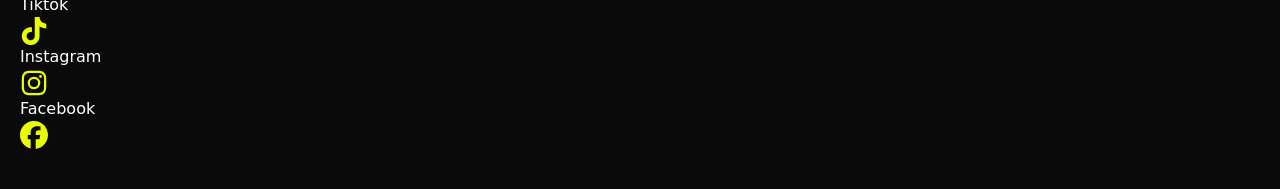
<file: GymProLanding/index.html>
﻿<!DOCTYPE html>
<html lang="en">
<head>
    <meta charset="UTF-8">
    <meta name="viewport" content="width=device-width, initial-scale=1, maximum-scale=5, viewport-fit=cover">
    <title>ManuKE Gym - Premium Gym in Mirema, Nairobi | Book Free Trial</title>
    <meta name="description" content="ManuKE Gym - Nairobi's premium gym with classes, personal training, pool. Free trial. Open 5AM-10PM daily.">
    <meta name="theme-color" content="#E8FF00">
    <meta name="robots" content="index, follow">
    <meta property="og:title" content="ManuKE Gym - Train Hard. Start Free.">
    <meta property="og:description" content="Nairobi's premium gym. Book your free trial today. Open 5AM-10PM daily. No hidden fees.">
    <meta property="og:type" content="business.business">
    <meta name="apple-mobile-web-app-capable" content="yes">
    <meta name="color-scheme" content="light dark">
    <link rel="preload" as="image" href="alina-chernysheva-JA2S6sJWleg-unsplash.jpg" type="image/jpeg">>
    <link rel="preload" as="style" href="style.css">
    <link rel="preconnect" href="https://wa.me">
    <link rel="dns-prefetch" href="//wa.me">
    <style>
    html{scroll-behavior:smooth;-webkit-font-smoothing:antialiased;-webkit-text-size-adjust:100%}
    body{font-family:-apple-system,BlinkMacSystemFont,"Segoe UI",system-ui,sans-serif;margin:0;padding:0;background:#0A0A0A;color:#FFFFFF;line-height:1.5;overflow-x:hidden}
    img{display:block;max-width:100%;height:auto;aspect-ratio:auto}
    figure{margin:0;padding:0}
    a{color:inherit;text-decoration:none}
    h1,h2,h3,h4,h5,h6{margin:0;font-weight:700}
    svg{display:inline-block;vertical-align:middle}
    </style>
    <link rel="stylesheet" href="style.css">
    <script defer src="script.js"></script>
</head>
<body>
    <!--  ============================================================ NAV -->
<header>
<nav class="nav" aria-label="Main navigation">
  <div class="nav-inner">
    <a href="#" class="nav-logo" aria-label="ManuKE Gym home">
      <div class="nav-logo-mark" aria-hidden="true">KE</div>
      <span class="nav-logo-text">Manu<span>KE</span></span>
    </a>
      <button class="nav-hamburger" aria-label="Open menu" aria-controls="mobile-nav" aria-expanded="false" onclick="openMobileNav()">
        <span class="hamburger-lines" aria-hidden="true"></span>
      </button>
    <div class="nav-links">
      <a href="#services" class="nav-link">Services</a>
      <a href="#plans" class="nav-link">Plans</a>
      <a href="#location" class="nav-link">Find Us</a>
      <button class="nav-theme-toggle" id="theme-toggle" onclick="toggleTheme()" aria-label="Toggle dark/light mode">🌙</button>
      <button class="nav-cta" onclick="openModal()" aria-haspopup="dialog">Bookings Here</button>
    </div>
  </div>
</nav>
</header>

<!-- ============================================================ HERO -->
<main>
<section class="hero" aria-labelledby="hero-heading">
  <div class="hero-bg-num" aria-hidden="true">KE</div>
  <div class="hero-inner container">
    <div>
      <div class="live-pill" aria-live="polite">
        <span class="live-dot" aria-hidden="true"></span>
        <span class="live-status-text">Gym open - 5AM-10PM</span>
      </div>
      <div class="booking-note" id="booking-note">Walk-ins welcome - bookings are prioritized</div>

      <p class="hero-eyebrow">Mirema, Nairobi · Est. 2023</p>

      <h1 id="hero-heading">
        Train <em>Hard.</em><br>
        Start Free.
      </h1>

      <p class="hero-desc">
        Nairobi's fastest-loading gym page — because your time matters as much as your reps. No slow websites. No excuses. Just results.
      </p>

      <div class="hero-actions">
        <button class="btn btn-primary" onclick="openModal()">
          Book Free Trial
        </button>
        <button class="btn btn-wa" onclick="openModal()">
           <svg xmlns="http://www.w3.org/2000/svg" viewBox="0 0 640 640"><!--!Font Awesome Free v7.2.0 by @fontawesome - https://fontawesome.com License - https://fontawesome.com/license/free Copyright 2026 Fonticons, Inc.--><path d="M476.9 161.1C435 119.1 379.2 96 319.9 96C197.5 96 97.9 195.6 97.9 318C97.9 357.1 108.1 395.3 127.5 429L96 544L213.7 513.1C246.1 530.8 282.6 540.1 319.8 540.1L319.9 540.1C442.2 540.1 544 440.5 544 318.1C544 258.8 518.8 203.1 476.9 161.1zM319.9 502.7C286.7 502.7 254.2 493.8 225.9 477L219.2 473L149.4 491.3L168 423.2L163.6 416.2C145.1 386.8 135.4 352.9 135.4 318C135.4 216.3 218.2 133.5 320 133.5C369.3 133.5 415.6 152.7 450.4 187.6C485.2 222.5 506.6 268.8 506.5 318.1C506.5 419.9 421.6 502.7 319.9 502.7zM421.1 364.5C415.6 361.7 388.3 348.3 383.2 346.5C378.1 344.6 374.4 343.7 370.7 349.3C367 354.9 356.4 367.3 353.1 371.1C349.9 374.8 346.6 375.3 341.1 372.5C308.5 356.2 287.1 343.4 265.6 306.5C259.9 296.7 271.3 297.4 281.9 276.2C283.7 272.5 282.8 269.3 281.4 266.5C280 263.7 268.9 236.4 264.3 225.3C259.8 214.5 255.2 216 251.8 215.8C248.6 215.6 244.9 215.6 241.2 215.6C237.5 215.6 231.5 217 226.4 222.5C221.3 228.1 207 241.5 207 268.8C207 296.1 226.9 322.5 229.6 326.2C232.4 329.9 268.7 385.9 324.4 410C359.6 425.2 373.4 426.5 391 423.9C401.7 422.3 423.8 410.5 428.4 397.5C433 384.5 433 373.4 431.6 371.1C430.3 368.6 426.6 367.2 421.1 364.5z"/>
            WhatsApp Us
          </svg>
        </button>
        <a href="#plans" class="btn btn-outline">View Plans </a>
      </div>

      <!-- Stats -->
      <div class="hero-stats">
        <div class="hero-stat">
          <div class="hero-stat-icon" aria-hidden="true">
           <svg xmlns="http://www.w3.org/2000/svg" viewBox="0 0 448 512"><!--!Font Awesome Free v7.2.0 by @fontawesome - https://fontawesome.com License - https://fontawesome.com/license/free Copyright 2026 Fonticons, Inc.--><path d="M144 128a80 80 0 1 1 160 0 80 80 0 1 1 -160 0zm208 0a128 128 0 1 0 -256 0 128 128 0 1 0 256 0zM48 480c0-70.7 57.3-128 128-128l96 0c70.7 0 128 57.3 128 128l0 8c0 13.3 10.7 24 24 24s24-10.7 24-24l0-8c0-97.2-78.8-176-176-176l-96 0C78.8 304 0 382.8 0 480l0 8c0 13.3 10.7 24 24 24s24-10.7 24-24l0-8z"/></svg>
           <svg xmlns="http://www.w3.org/2000/svg" viewBox="0 0 448 512"><!--!Font Awesome Free v7.2.0 by @fontawesome - https://fontawesome.com License - https://fontawesome.com/license/free Copyright 2026 Fonticons, Inc.--><path d="M144 128a80 80 0 1 1 160 0 80 80 0 1 1 -160 0zm208 0a128 128 0 1 0 -256 0 128 128 0 1 0 256 0zM48 480c0-70.7 57.3-128 128-128l96 0c70.7 0 128 57.3 128 128l0 8c0 13.3 10.7 24 24 24s24-10.7 24-24l0-8c0-97.2-78.8-176-176-176l-96 0C78.8 304 0 382.8 0 480l0 8c0 13.3 10.7 24 24 24s24-10.7 24-24l0-8z"/></svg>
          </div>
          <div>
            <div class="hero-stat-num">1,200+</div>
            <div class="hero-stat-label">Active members</div>
          </div>
        </div>
        <div class="hero-stat">
          <div class="hero-stat-icon" aria-hidden="true">
            <svg xmlns="http://www.w3.org/2000/svg" viewBox="0 0 576 512"><!--!Font Awesome Free v7.2.0 by @fontawesome - https://fontawesome.com License - https://fontawesome.com/license/free Copyright 2026 Fonticons, Inc.--><path d="M288.1-32c9 0 17.3 5.1 21.4 13.1L383 125.3 542.9 150.7c8.9 1.4 16.3 7.7 19.1 16.3s.5 18-5.8 24.4L441.7 305.9 467 465.8c1.4 8.9-2.3 17.9-9.6 23.2s-17 6.1-25 2L288.1 417.6 143.8 491c-8 4.1-17.7 3.3-25-2s-11-14.2-9.6-23.2L134.4 305.9 20 191.4c-6.4-6.4-8.6-15.8-5.8-24.4s10.1-14.9 19.1-16.3l159.9-25.4 73.6-144.2c4.1-8 12.4-13.1 21.4-13.1zm0 76.8L230.3 158c-3.5 6.8-10 11.6-17.6 12.8l-125.5 20 89.8 89.9c5.4 5.4 7.9 13.1 6.7 20.7l-19.8 125.5 113.3-57.6c6.8-3.5 14.9-3.5 21.8 0l113.3 57.6-19.8-125.5c-1.2-7.6 1.3-15.3 6.7-20.7l89.8-89.9-125.5-20c-7.6-1.2-14.1-6-17.6-12.8L288.1 44.8z"/></svg>

          </div>
          <div>
            <div class="hero-stat-num">4.9</div>
            <div class="hero-stat-label">Google rating</div>
          </div>
        </div>
        <div class="hero-stat">
          <div class="hero-stat-icon" aria-hidden="true">
            <svg xmlns="http://www.w3.org/2000/svg" viewBox="0 0 512 512"><!--!Font Awesome Free v7.2.0 by @fontawesome - https://fontawesome.com License - https://fontawesome.com/license/free Copyright 2026 Fonticons, Inc.--><path d="M464 256a208 208 0 1 1 -416 0 208 208 0 1 1 416 0zM0 256a256 256 0 1 0 512 0 256 256 0 1 0 -512 0zM232 120l0 136c0 8 4 15.5 10.7 20l96 64c11 7.4 25.9 4.4 33.3-6.7s4.4-25.9-6.7-33.3L280 243.2 280 120c0-13.3-10.7-24-24-24s-24 10.7-24 24z"/></svg>

          </div>
          <div>
            <div class="hero-stat-num">17hrs</div>
            <div class="hero-stat-label">Open daily</div>
          </div>
        </div>
        <div class="hero-stat">
          <div class="hero-stat-icon" aria-hidden="true">
            <svg xmlns="http://www.w3.org/2000/svg" viewBox="0 0 448 512"><!--!Font Awesome Free v7.2.0 by @fontawesome - https://fontawesome.com License - https://fontawesome.com/license/free Copyright 2026 Fonticons, Inc.--><path d="M338.8-9.9c11.9 8.6 16.3 24.2 10.9 37.8L271.3 224 416 224c13.5 0 25.5 8.4 30.1 21.1s.7 26.9-9.6 35.5l-288 240c-11.3 9.4-27.4 9.9-39.3 1.3s-16.3-24.2-10.9-37.8L176.7 288 32 288c-13.5 0-25.5-8.4-30.1-21.1s-.7-26.9 9.6-35.5l288-240c11.3-9.4 27.4-9.9 39.3-1.3z"/></svg>

          </div>
          <div>
            <div class="hero-stat-num">&lt;1s</div>
            <div class="hero-stat-label">Page load time</div>
          </div>
        </div>
      </div>
    </div>
  </div>
</section>

<!-- ============================================================ GALLERY -->
<section class="gallery-section" aria-labelledby="gallery-heading">
  <div class="container">
    <div class="section-eyebrow" aria-hidden="true"><div class="eyebrow-line"></div><span class="eyebrow-text">Inside ManuKE</span></div>
    <h2 class="section-title reveal" id="gallery-heading">The space you<br><em class="section-em">train in.</em></h2>
    <p class="section-sub reveal">A quick look at our floor, classes, and training environment in Mirema.</p>
    <link rel="preload" as="image" href="alina-chernysheva-JA2S6sJWleg-unsplash.jpg" imagesrcset="alina-chernysheva-JA2S6sJWleg-unsplash.jpg 1200w" imagesizes="(max-width: 640px) 100vw, 50vw">
    <div class="gallery-grid">
      <figure class="gallery-card reveal">
        <img src="alina-chernysheva-JA2S6sJWleg-unsplash.jpg" alt="Gym members training with dumbbells" loading="lazy" width="600" height="800" decoding="async" fetchpriority="high">
        <figcaption>Strength floor</figcaption>
      </figure>
      <figure class="gallery-card reveal">
        <img src="anastase-maragos-9dzWZQWZMdE-unsplash.jpg" alt="Athlete using battle ropes in a workout session" loading="lazy" width="600" height="800" decoding="async">
        <figcaption>Functional training</figcaption>
      </figure>
      <figure class="gallery-card reveal">
        <img src="florian-kurrasch-HyivyCRdz14-unsplash.jpg" alt="Well-lit workout area with training equipment" loading="lazy" width="600" height="800" decoding="async">
        <figcaption>Modern equipment</figcaption>
      </figure>
    </div>
  </div>
</section>
<!-- ============================================================ SERVICES -->
<section class="services" id="services" aria-labelledby="services-heading">
  <div class="container">
    <div class="section-eyebrow" aria-hidden="true"><div class="eyebrow-line"></div><span class="eyebrow-text">What We Offer</span></div>
    <h2 class="section-title reveal" id="services-heading">Everything<br>you need to<br><em style="color:var(--yel);font-style:normal">get results.</em></h2>
    <p class="section-sub reveal">Six world-class facilities. One membership. Open 5AM to 10PM every day of the year.</p>

    <div class="services-grid" role="list">

      <article class="svc-card reveal" role="listitem">
        <div class="svc-icon-wrap" aria-hidden="true">
         <svg xmlns="http://www.w3.org/2000/svg" viewBox="0 0 640 512"><!--!Font Awesome Free v7.2.0 by @fontawesome - https://fontawesome.com License - https://fontawesome.com/license/free Copyright 2026 Fonticons, Inc.--><path d="M96 112c0-26.5 21.5-48 48-48s48 21.5 48 48l0 112 256 0 0-112c0-26.5 21.5-48 48-48s48 21.5 48 48l0 16 16 0c26.5 0 48 21.5 48 48l0 48c17.7 0 32 14.3 32 32s-14.3 32-32 32l0 48c0 26.5-21.5 48-48 48l-16 0 0 16c0 26.5-21.5 48-48 48s-48-21.5-48-48l0-112-256 0 0 112c0 26.5-21.5 48-48 48s-48-21.5-48-48l0-16-16 0c-26.5 0-48-21.5-48-48l0-48c-17.7 0-32-14.3-32-32s14.3-32 32-32l0-48c0-26.5 21.5-48 48-48l16 0 0-16z"/></svg>

        </div>
        <div class="svc-name">Weight Training</div>
        <div class="svc-desc">Full free-weights section, Olympic barbells, dumbbells 2kg–60kg. Squat racks always available.</div>
        <div class="svc-price">Included in all plans</div>
      </article>

      <article class="svc-card reveal" role="listitem">
        <div class="svc-icon-wrap" aria-hidden="true">
         <svg xmlns="http://www.w3.org/2000/svg" viewBox="0 0 576 512"><!--!Font Awesome Free v7.2.0 by @fontawesome - https://fontawesome.com License - https://fontawesome.com/license/free Copyright 2026 Fonticons, Inc.--><path d="M241 87.1l15 20.7 15-20.7C296 52.5 336.2 32 378.9 32 452.4 32 512 91.6 512 165.1l0 2.6c0 17.6-3.4 35.6-9.5 53.7-21.8-8.6-45.6-13.4-70.5-13.4-106 0-192 86-192 192 0 28.5 6.2 55.6 17.4 80-.5 0-.9 0-1.4 0-15.5 0-30.8-4.6-43.1-14.1-73-55.7-212.9-186-212.9-298.2l0-2.6C0 91.6 59.6 32 133.1 32 175.8 32 216 52.5 241 87.1zM288 400a144 144 0 1 1 288 0 144 144 0 1 1 -288 0zm177.4-77c-5.8-4.2-13.8-4-19.4 .5l-80 64c-5.3 4.2-7.4 11.4-5.1 17.8S369.2 416 376 416l32.9 0-15.9 42.4c-2.5 6.7-.2 14.3 5.6 18.6s13.8 4 19.4-.5l80-64c5.3-4.2 7.4-11.4 5.1-17.8S494.8 384 488 384l-32.9 0 15.9-42.4c2.5-6.7 .2-14.3-5.6-18.6z"/></svg>

        </div>
        <div class="svc-name">Cardio Zone</div>
        <div class="svc-desc">30+ treadmills, bikes, rowers & cross-trainers. All with personal screens & Bluetooth audio.</div>
        <div class="svc-price">Included in all plans</div>
      </article>

      <article class="svc-card reveal" role="listitem">
        <div class="svc-icon-wrap" aria-hidden="true">
          <svg xmlns="http://www.w3.org/2000/svg" viewBox="0 0 512 512"><!--!Font Awesome Free v7.2.0 by @fontawesome - https://fontawesome.com License - https://fontawesome.com/license/free Copyright 2026 Fonticons, Inc.--><path d="M37.6 122.3c-11.5 18.7-20.6 39-27 60.5-5 16.9 4.6 34.8 21.5 39.8s34.8-4.6 39.8-21.5c18.4-61.9 67.3-110.8 129.2-129.2 16.9-5 26.6-22.9 21.5-39.8S199.8 5.6 182.9 10.6C161.4 17 141.1 26.1 122.3 37.6 112.3 15.4 89.9 0 64 0 28.7 0 0 28.7 0 64 0 89.9 15.4 112.3 37.6 122.3zm436.7 0c22.2-10 37.6-32.4 37.6-58.3 0-35.3-28.7-64-64-64-25.9 0-48.3 15.4-58.3 37.6-18.7-11.5-39-20.6-60.5-27-16.9-5-34.8 4.6-39.8 21.5s4.6 34.8 21.5 39.8c61.9 18.4 110.8 67.3 129.2 129.2 5 16.9 22.9 26.6 39.8 21.5s26.6-22.9 21.5-39.8c-6.4-21.5-15.5-41.8-27-60.5zM512 448c0-25.9-15.4-48.3-37.6-58.3 11.5-18.7 20.6-39 27-60.5 5-16.9-4.6-34.8-21.5-39.8s-34.8 4.6-39.8 21.5c-18.4 61.9-67.3 110.8-129.2 129.2-16.9 5-26.6 22.9-21.5 39.8s22.9 26.6 39.8 21.5c21.5-6.4 41.8-15.5 60.5-27 10 22.2 32.4 37.6 58.3 37.6 35.3 0 64-28.7 64-64zM37.6 389.7c-22.2 10-37.6 32.4-37.6 58.3 0 35.3 28.7 64 64 64 25.9 0 48.3-15.4 58.3-37.6 18.7 11.5 39 20.6 60.5 27 16.9 5 34.8-4.6 39.8-21.5s-4.6-34.8-21.5-39.8c-61.9-18.4-110.8-67.3-129.2-129.2-5-16.9-22.9-26.6-39.8-21.5S5.6 312.2 10.6 329.1c6.4 21.5 15.5 41.8 27 60.5zM256 192c15.6 0 30 5.6 41.1 14.9l-15.3 15.3c-6.6 6.6-1.9 17.8 7.4 17.8l60.5 0c5.7 0 10.4-4.7 10.4-10.4l0-60.5c0-9.3-11.2-13.9-17.8-7.4l-11.2 11.2c-19.8-17.9-46.2-28.9-75.1-28.9-43.6 0-81.3 24.9-99.8 61.1-6 11.8-1.4 26.3 10.4 32.3s26.3 1.4 32.3-10.4c10.6-20.8 32.2-34.9 57-34.9zm58.6 93.1c-10.6 20.8-32.2 34.9-57 34.9-15.7 0-30-5.6-41.1-14.9l15.3-15.3c6.6-6.6 1.9-17.8-7.4-17.8L164 272c-5.7 0-10.4 4.7-10.4 10.4l0 60.5c0 9.3 11.2 13.9 17.8 7.4l11.2-11.2c19.8 17.9 46.2 28.9 75.1 28.9 43.6 0 81.3-24.9 99.8-61.1 6-11.8 1.4-26.3-10.4-32.3s-26.3-1.4-32.3 10.4z"/></svg>

        </div>
        <div class="svc-name">Group Classes</div>
        <div class="svc-desc">Yoga, HIIT, spinning, Zumba & boxing. 25+ classes weekly. All skill levels welcome.</div>
        <div class="svc-price">From KES 500 · Included in Pro+</div>
      </article>

      <article class="svc-card reveal" role="listitem">
        <div class="svc-icon-wrap" aria-hidden="true">
          <svg xmlns="http://www.w3.org/2000/svg" viewBox="0 0 512 512"><!--!Font Awesome Free v7.2.0 by @fontawesome - https://fontawesome.com License - https://fontawesome.com/license/free Copyright 2026 Fonticons, Inc.--><path d="M378.9 80c-27.3 0-53 13.1-69 35.2l-34.4 47.6c-4.5 6.2-11.7 9.9-19.4 9.9s-14.9-3.7-19.4-9.9l-34.4-47.6c-16-22.1-41.7-35.2-69-35.2-47 0-85.1 38.1-85.1 85.1 0 49.9 32 98.4 68.1 142.3 41.1 50 91.4 94 125.9 120.3 3.2 2.4 7.9 4.2 14 4.2s10.8-1.8 14-4.2c34.5-26.3 84.8-70.4 125.9-120.3 36.2-43.9 68.1-92.4 68.1-142.3 0-47-38.1-85.1-85.1-85.1zM271 87.1c25-34.6 65.2-55.1 107.9-55.1 73.5 0 133.1 59.6 133.1 133.1 0 68.6-42.9 128.9-79.1 172.8-44.1 53.6-97.3 100.1-133.8 127.9-12.3 9.4-27.5 14.1-43.1 14.1s-30.8-4.7-43.1-14.1C176.4 438 123.2 391.5 79.1 338 42.9 294.1 0 233.7 0 165.1 0 91.6 59.6 32 133.1 32 175.8 32 216 52.5 241 87.1l15 20.7 15-20.7z"/></svg>

        </div>
        <div class="svc-name">Personal Training</div>
        <div class="svc-desc">Certified Kenyan trainers. Tailored programmes, nutrition advice & progress tracking.</div>
        <div class="svc-price">From KES 2,500 / session</div>
      </article>

      <article class="svc-card reveal" role="listitem">
        <div class="svc-icon-wrap" aria-hidden="true">
          <svg xmlns="http://www.w3.org/2000/svg" viewBox="0 0 640 512"><!--!Font Awesome Free v7.2.0 by @fontawesome - https://fontawesome.com License - https://fontawesome.com/license/free Copyright 2026 Fonticons, Inc.--><path d="M552 152a56 56 0 1 0 -112 0 56 56 0 1 0 112 0zM293.4 198.2l-88.6 73.9c1.1 0 2.2-.1 3.3-.1 33.1-.2 66.3 10.2 94.4 31.4 22.1 16.6 29.1 16.6 51.2 0 27.5-20.7 59.9-31.2 92.4-31.4 4.8 0 9.7 .2 14.5 .6-8.3-30-24.3-57.7-46.8-80.2-18.4-18.4-40.6-32.7-65-41.8l-68.6-25.7c-27.4-10.3-58-7.5-83.1 7.6l-53.5 32.1c-15.2 9.1-20.1 28.7-11 43.9s28.7 20.1 43.9 11L230 187.3c8.4-5 18.6-5.9 27.7-2.5l35.7 13.4zm110 181.9c21.3-16.1 49.9-16.1 71.2 0 19 14.4 41.9 28.2 67.2 33.3 26.5 5.4 54.3 .8 80.7-19.1 10.6-8 12.7-23 4.7-33.6s-23-12.7-33.6-4.7c-14.9 11.2-28.6 13.1-42.3 10.3-14.9-3-30.9-11.9-47.8-24.6-38.4-29-90.5-29-129 0-24 18.1-40.7 26.3-54.5 26.3s-30.5-8.2-54.5-26.3c-38.4-29-90.5-29-129 0-21.6 16.3-41.3 25.8-58.9 25.7-9.6-.1-19.9-3-31.2-11.5-10.6-8-25.6-5.9-33.6 4.7S7 386.3 17.6 394.3c19.1 14.4 39.4 21 59.8 21.1 33.9 .2 64.3-17.4 88.1-35.3 21.3-16.1 49.9-16.1 71.2 0 24.2 18.3 52.3 35.9 83.4 35.9s59.1-17.7 83.4-35.9z"/></svg>
        </div>
        <div class="svc-name">Swimming Pool</div>
        
        <div class="svc-desc">25m heated Olympic pool. Adult lanes, aqua aerobics & kids sessions available.</div>
        <div class="svc-price">Pro+ plan only</div>
      </article>

      <article class="svc-card reveal" role="listitem">
        <div class="svc-icon-wrap" aria-hidden="true">
          <svg xmlns="http://www.w3.org/2000/svg" viewBox="0 0 512 512"><!--!Font Awesome Free v7.2.0 by @fontawesome - https://fontawesome.com License - https://fontawesome.com/license/free Copyright 2026 Fonticons, Inc.--><path d="M240 6.1c9.1-8.2 22.9-8.2 32 0l232 208c9.9 8.8 10.7 24 1.8 33.9s-24 10.7-33.9 1.8l-8-7.2 0 205.3c0 35.3-28.7 64-64 64l-288 0c-35.3 0-64-28.7-64-64l0-205.3-8 7.2c-9.9 8.8-25 8-33.9-1.8s-8-25 1.8-33.9L240 6.1zm16 50.1L96 199.7 96 448c0 8.8 7.2 16 16 16l48 0 0-104c0-39.8 32.2-72 72-72l48 0c39.8 0 72 32.2 72 72l0 104 48 0c8.8 0 16-7.2 16-16l0-248.3-160-143.4zM208 464l96 0 0-104c0-13.3-10.7-24-24-24l-48 0c-13.3 0-24 10.7-24 24l0 104z"/></svg>

        </div>
        <div class="svc-name">Steam & Sauna</div>
        <div class="svc-desc">Full recovery suite. Finnish sauna, steam room & ice plunge. Open 6AM–9PM.</div>
        <div class="svc-price">Included in Pro & Pro+</div>
      </article>
    </div>
  </div>
</section>

<!-- ============================================================ FAQ SECTION -->
<section class="faq-section" id="faq" aria-labelledby="faq-heading">
  <div class="container">
    <div class="section-eyebrow" aria-hidden="true"><div class="eyebrow-line"></div><span class="eyebrow-text">Questions</span></div>
    <h2 class="section-title reveal" id="faq-heading">Frequently<br>asked <em style="color:var(--yel);font-style:normal">questions.</em></h2>
    <p class="section-sub reveal">Everything you need to know about ManuKE Gym, membership, and training.</p>

    <div class="faq-grid">
      <div class="faq-item reveal">
        <button class="faq-question" onclick="toggleFaq(this)">
          <span>What is included in each membership plan?</span>
          <svg xmlns="http://www.w3.org/2000/svg" viewBox="0 0 448 512"><!--!Font Awesome Free v7.2.0 by @fontawesome - https://fontawesome.com License - https://fontawesome.com/license/free Copyright 2026 Fonticons, Inc.--><path d="M256 64c0-17.7-14.3-32-32-32s-32 14.3-32 32l0 160-160 0c-17.7 0-32 14.3-32 32s14.3 32 32 32l160 0 0 160c0 17.7 14.3 32 32 32s32-14.3 32-32l0-160 160 0c17.7 0 32-14.3 32-32s-14.3-32-32-32l-160 0 0-160z"/></svg>

        </button>
        <div class="faq-answer">
          <p>Our Starter plan includes gym floor access (6AM–8PM), free weights, machines, and lockers. The Pro plan adds unlimited group classes, steam & sauna, and 1 PT session per month, with 5AM–10PM access. Pro+ includes everything in Pro plus swimming pool access, 4 PT sessions, nutrition consultation, and 2 guest passes monthly.</p>
        </div>
      </div>

      <div class="faq-item reveal">
        <button class="faq-question" onclick="toggleFaq(this)">
          <span>Can I cancel my membership anytime?</span>
          <svg xmlns="http://www.w3.org/2000/svg" viewBox="0 0 448 512"><!--!Font Awesome Free v7.2.0 by @fontawesome - https://fontawesome.com License - https://fontawesome.com/license/free Copyright 2026 Fonticons, Inc.--><path d="M256 64c0-17.7-14.3-32-32-32s-32 14.3-32 32l0 160-160 0c-17.7 0-32 14.3-32 32s14.3 32 32 32l160 0 0 160c0 17.7 14.3 32 32 32s32-14.3 32-32l0-160 160 0c17.7 0 32-14.3 32-32s-14.3-32-32-32l-160 0 0-160z"/></svg>
        </button>
        <div class="faq-answer">
          <p>Yes, absolutely. We don't believe in long-term contracts. You can cancel your membership at any time with no penalties or hidden fees. Just let us know via WhatsApp or visit the gym, and we'll handle it immediately.</p>
        </div>
      </div>

      <div class="faq-item reveal">
        <button class="faq-question" onclick="toggleFaq(this)">
          <span>Do you offer personal training sessions?</span>
          <svg xmlns="http://www.w3.org/2000/svg" viewBox="0 0 448 512"><!--!Font Awesome Free v7.2.0 by @fontawesome - https://fontawesome.com License - https://fontawesome.com/license/free Copyright 2026 Fonticons, Inc.--><path d="M256 64c0-17.7-14.3-32-32-32s-32 14.3-32 32l0 160-160 0c-17.7 0-32 14.3-32 32s14.3 32 32 32l160 0 0 160c0 17.7 14.3 32 32 32s32-14.3 32-32l0-160 160 0c17.7 0 32-14.3 32-32s-14.3-32-32-32l-160 0 0-160z"/></svg>
        </button>
        <div class="faq-answer">
          <p>Yes! We have certified Kenyan trainers available for personalized sessions starting at KES 2,500 per session. Our Pro plan includes 1 free session per month, and Pro+ includes 4 sessions. We also provide nutrition advice and progress tracking to help you reach your goals faster.</p>
        </div>
      </div>

      <div class="faq-item reveal">
        <button class="faq-question" onclick="toggleFaq(this)">
          <span>What are your opening hours?</span>
          <svg xmlns="http://www.w3.org/2000/svg" viewBox="0 0 448 512"><!--!Font Awesome Free v7.2.0 by @fontawesome - https://fontawesome.com License - https://fontawesome.com/license/free Copyright 2026 Fonticons, Inc.--><path d="M256 64c0-17.7-14.3-32-32-32s-32 14.3-32 32l0 160-160 0c-17.7 0-32 14.3-32 32s14.3 32 32 32l160 0 0 160c0 17.7 14.3 32 32 32s32-14.3 32-32l0-160 160 0c17.7 0 32-14.3 32-32s-14.3-32-32-32l-160 0 0-160z"/></svg>
        </button>
        <div class="faq-answer">
          <p>We're open Monday–Friday 5AM–10PM, Saturday 6AM–9PM, and Sunday 7AM–8PM. On public holidays, we open 8AM–6PM. This gives you plenty of flexibility whether you're an early bird or evening person.</p>
        </div>
      </div>

      <div class="faq-item reveal">
        <button class="faq-question" onclick="toggleFaq(this)">
          <span>Is my first session really free?</span>
          <svg xmlns="http://www.w3.org/2000/svg" viewBox="0 0 448 512"><!--!Font Awesome Free v7.2.0 by @fontawesome - https://fontawesome.com License - https://fontawesome.com/license/free Copyright 2026 Fonticons, Inc.--><path d="M256 64c0-17.7-14.3-32-32-32s-32 14.3-32 32l0 160-160 0c-17.7 0-32 14.3-32 32s14.3 32 32 32l160 0 0 160c0 17.7 14.3 32 32 32s32-14.3 32-32l0-160 160 0c17.7 0 32-14.3 32-32s-14.3-32-32-32l-160 0 0-160z"/></svg>
        </button>
          <div class="faq-answer">
          <p>Yes! Your first session is completely free, no credit card required. Book via WhatsApp, come try any service you'd like, and if you love it, sign up for a plan that works for you. No pressure, just genuine hospitality and world-class equipment.</p>
        </div>
      </div>
    </div>
  </div>
</section>

<!-- ============================================================ PLANS -->
<section class="plans-section" id="plans" aria-labelledby="plans-heading">
  <div class="container">
    <div class="section-eyebrow" aria-hidden="true"><div class="eyebrow-line"></div><span class="eyebrow-text">Membership Plans</span></div>
    <h2 class="section-title reveal" id="plans-heading">Choose your<br><em style="color:var(--yel);font-style:normal">plan.</em></h2>
    <p class="section-sub reveal">No hidden fees. Cancel anytime. First session always free.</p>

    <div class="plans-grid">
      <!-- Starter -->
      <article class="plan-card reveal">
        <div class="plan-name">Starter</div>
        <div class="plan-price"><sup>KES</sup>2,500 / M</div>
        <div class="plan-period">per month · billed monthly</div>
        <ul class="plan-features">
          <li class="plan-feat has">
            <svg xmlns="http://www.w3.org/2000/svg" viewBox="0 0 448 512"><!--!Font Awesome Free v7.2.0 by @fontawesome - https://fontawesome.com License - https://fontawesome.com/license/free Copyright 2026 Fonticons, Inc.--><path d="M434.8 70.1c14.3 10.4 17.5 30.4 7.1 44.7l-256 352c-5.5 7.6-14 12.3-23.4 13.1s-18.5-2.7-25.1-9.3l-128-128c-12.5-12.5-12.5-32.8 0-45.3s32.8-12.5 45.3 0l101.5 101.5 234-321.7c10.4-14.3 30.4-17.5 44.7-7.1z"/></svg>

            Gym floor access · 6AM–8PM
          </li>
          <li class="plan-feat has">
           <svg xmlns="http://www.w3.org/2000/svg" viewBox="0 0 448 512"><!--!Font Awesome Free v7.2.0 by @fontawesome - https://fontawesome.com License - https://fontawesome.com/license/free Copyright 2026 Fonticons, Inc.--><path d="M434.8 70.1c14.3 10.4 17.5 30.4 7.1 44.7l-256 352c-5.5 7.6-14 12.3-23.4 13.1s-18.5-2.7-25.1-9.3l-128-128c-12.5-12.5-12.5-32.8 0-45.3s32.8-12.5 45.3 0l101.5 101.5 234-321.7c10.4-14.3 30.4-17.5 44.7-7.1z"/></svg>

            Free weights & machines
          </li>
          <li class="plan-feat has">
            <svg xmlns="http://www.w3.org/2000/svg" viewBox="0 0 448 512"><!--!Font Awesome Free v7.2.0 by @fontawesome - https://fontawesome.com License - https://fontawesome.com/license/free Copyright 2026 Fonticons, Inc.--><path d="M434.8 70.1c14.3 10.4 17.5 30.4 7.1 44.7l-256 352c-5.5 7.6-14 12.3-23.4 13.1s-18.5-2.7-25.1-9.3l-128-128c-12.5-12.5-12.5-32.8 0-45.3s32.8-12.5 45.3 0l101.5 101.5 234-321.7c10.4-14.3 30.4-17.5 44.7-7.1z"/></svg>

            Locker & shower
          </li>
          <li class="plan-feat no">
            <svg xmlns="http://www.w3.org/2000/svg" viewBox="0 0 384 512"><!--!Font Awesome Free v7.2.0 by @fontawesome - https://fontawesome.com License - https://fontawesome.com/license/free Copyright 2026 Fonticons, Inc.--><path d="M376.6 84.5c11.3-13.6 9.5-33.8-4.1-45.1s-33.8-9.5-45.1 4.1L192 206 56.6 43.5C45.3 29.9 25.1 28.1 11.5 39.4S-3.9 70.9 7.4 84.5L150.3 256 7.4 427.5c-11.3 13.6-9.5 33.8 4.1 45.1s33.8 9.5 45.1-4.1L192 306 327.4 468.5c11.3 13.6 31.5 15.4 45.1 4.1s15.4-31.5 4.1-45.1L233.7 256 376.6 84.5z"/></svg>

            Group classes
          </li>
          <li class="plan-feat no">
            <svg xmlns="http://www.w3.org/2000/svg" viewBox="0 0 384 512"><!--!Font Awesome Free v7.2.0 by @fontawesome - https://fontawesome.com License - https://fontawesome.com/license/free Copyright 2026 Fonticons, Inc.--><path d="M376.6 84.5c11.3-13.6 9.5-33.8-4.1-45.1s-33.8-9.5-45.1 4.1L192 206 56.6 43.5C45.3 29.9 25.1 28.1 11.5 39.4S-3.9 70.9 7.4 84.5L150.3 256 7.4 427.5c-11.3 13.6-9.5 33.8 4.1 45.1s33.8 9.5 45.1-4.1L192 306 327.4 468.5c11.3 13.6 31.5 15.4 45.1 4.1s15.4-31.5 4.1-45.1L233.7 256 376.6 84.5z"/></svg>

            Steam & sauna
          </li>
        </ul>
        <a href="#" class="btn-plan btn-plan-ghost" onclick="openModal('plan','Starter');return false">Get Started</a>
      </article>

      <!-- Pro (featured) -->
      <article class="plan-card featured reveal">
        <div class="plan-popular">Most Popular</div>
        <div class="plan-name">Pro</div>
        <div class="plan-price"><sup>KES</sup>4,500 / M</div>
        <div class="plan-period">per month · billed monthly</div>
        <ul class="plan-features">
          <li class="plan-feat has">
           <svg xmlns="http://www.w3.org/2000/svg" viewBox="0 0 448 512"><!--!Font Awesome Free v7.2.0 by @fontawesome - https://fontawesome.com License - https://fontawesome.com/license/free Copyright 2026 Fonticons, Inc.--><path d="M434.8 70.1c14.3 10.4 17.5 30.4 7.1 44.7l-256 352c-5.5 7.6-14 12.3-23.4 13.1s-18.5-2.7-25.1-9.3l-128-128c-12.5-12.5-12.5-32.8 0-45.3s32.8-12.5 45.3 0l101.5 101.5 234-321.7c10.4-14.3 30.4-17.5 44.7-7.1z"/></svg>

            Full gym access · 5AM–10PM
          </li>
          <li class="plan-feat has">
            <svg xmlns="http://www.w3.org/2000/svg" viewBox="0 0 448 512"><!--!Font Awesome Free v7.2.0 by @fontawesome - https://fontawesome.com License - https://fontawesome.com/license/free Copyright 2026 Fonticons, Inc.--><path d="M434.8 70.1c14.3 10.4 17.5 30.4 7.1 44.7l-256 352c-5.5 7.6-14 12.3-23.4 13.1s-18.5-2.7-25.1-9.3l-128-128c-12.5-12.5-12.5-32.8 0-45.3s32.8-12.5 45.3 0l101.5 101.5 234-321.7c10.4-14.3 30.4-17.5 44.7-7.1z"/></svg>
            Unlimited group classes
          </li>
          <li class="plan-feat has">
            <svg xmlns="http://www.w3.org/2000/svg" viewBox="0 0 448 512"><!--!Font Awesome Free v7.2.0 by @fontawesome - https://fontawesome.com License - https://fontawesome.com/license/free Copyright 2026 Fonticons, Inc.--><path d="M434.8 70.1c14.3 10.4 17.5 30.4 7.1 44.7l-256 352c-5.5 7.6-14 12.3-23.4 13.1s-18.5-2.7-25.1-9.3l-128-128c-12.5-12.5-12.5-32.8 0-45.3s32.8-12.5 45.3 0l101.5 101.5 234-321.7c10.4-14.3 30.4-17.5 44.7-7.1z"/></svg>
            Steam & sauna
          </li>
          <li class="plan-feat has">
            <svg xmlns="http://www.w3.org/2000/svg" viewBox="0 0 448 512"><!--!Font Awesome Free v7.2.0 by @fontawesome - https://fontawesome.com License - https://fontawesome.com/license/free Copyright 2026 Fonticons, Inc.--><path d="M434.8 70.1c14.3 10.4 17.5 30.4 7.1 44.7l-256 352c-5.5 7.6-14 12.3-23.4 13.1s-18.5-2.7-25.1-9.3l-128-128c-12.5-12.5-12.5-32.8 0-45.3s32.8-12.5 45.3 0l101.5 101.5 234-321.7c10.4-14.3 30.4-17.5 44.7-7.1z"/></svg>
            1 PT session / month
          </li>
          <li class="plan-feat no">
            <svg xmlns="http://www.w3.org/2000/svg" viewBox="0 0 384 512"><!--!Font Awesome Free v7.2.0 by @fontawesome - https://fontawesome.com License - https://fontawesome.com/license/free Copyright 2026 Fonticons, Inc.--><path d="M376.6 84.5c11.3-13.6 9.5-33.8-4.1-45.1s-33.8-9.5-45.1 4.1L192 206 56.6 43.5C45.3 29.9 25.1 28.1 11.5 39.4S-3.9 70.9 7.4 84.5L150.3 256 7.4 427.5c-11.3 13.6-9.5 33.8 4.1 45.1s33.8 9.5 45.1-4.1L192 306 327.4 468.5c11.3 13.6 31.5 15.4 45.1 4.1s15.4-31.5 4.1-45.1L233.7 256 376.6 84..z"/></svg>
            Swimming pool
          </li>
        </ul>
        <a href="#" class="btn-plan btn-plan-primary" onclick="openModal();return false">Start Free Trial →</a>
      </article>

      <!-- Pro+ -->
      <article class="plan-card reveal">
        <div class="plan-name">Pro+</div>
        <div class="plan-price"><sup>KES</sup>7,500 / M</div>
        <div class="plan-period">per month · billed monthly</div>
        <ul class="plan-features">
          <li class="plan-feat has">
           <svg xmlns="http://www.w3.org/2000/svg" viewBox="0 0 448 512"><!--!Font Awesome Free v7.2.0 by @fontawesome - https://fontawesome.com License - https://fontawesome.com/license/free Copyright 2026 Fonticons, Inc.--><path d="M434.8 70.1c14.3 10.4 17.5 30.4 7.1 44.7l-256 352c-5.5 7.6-14 12.3-23.4 13.1s-18.5-2.7-25.1-9.3l-128-128c-12.5-12.5-12.5-32.8 0-45.3s32.8-12.5 45.3 0l101.5 101.5 234-321.7c10.4-14.3 30.4-17.5 44.7-7.1z"/></svg>

            
            Everything in Pro
          </li>
          <li class="plan-feat has">
           <svg xmlns="http://www.w3.org/2000/svg" viewBox="0 0 448 512"><!--!Font Awesome Free v7.2.0 by @fontawesome - https://fontawesome.com License - https://fontawesome.com/license/free Copyright 2026 Fonticons, Inc.--><path d="M434.8 70.1c14.3 10.4 17.5 30.4 7.1 44.7l-256 352c-5.5 7.6-14 12.3-23.4 13.1s-18.5-2.7-25.1-9.3l-128-128c-12.5-12.5-12.5-32.8 0-45.3s32.8-12.5 45.3 0l101.5 101.5 234-321.7c10.4-14.3 30.4-17.5 44.7-7.1z"/></svg>

            
            Swimming pool access
          </li>
          <li class="plan-feat has">
            <svg xmlns="http://www.w3.org/2000/svg" viewBox="0 0 448 512"><!--!Font Awesome Free v7.2.0 by @fontawesome - https://fontawesome.com License - https://fontawesome.com/license/free Copyright 2026 Fonticons, Inc.--><path d="M434.8 70.1c14.3 10.4 17.5 30.4 7.1 44.7l-256 352c-5.5 7.6-14 12.3-23.4 13.1s-18.5-2.7-25.1-9.3l-128-128c-12.5-12.5-12.5-32.8 0-45.3s32.8-12.5 45.3 0l101.5 101.5 234-321.7c10.4-14.3 30.4-17.5 44.7-7.1z"/></svg>

            4 PT sessions / month
          </li>
          <li class="plan-feat has">
            <svg xmlns="http://www.w3.org/2000/svg" viewBox="0 0 448 512"><!--!Font Awesome Free v7.2.0 by @fontawesome - https://fontawesome.com License - https://fontawesome.com/license/free Copyright 2026 Fonticons, Inc.--><path d="M434.8 70.1c14.3 10.4 17.5 30.4 7.1 44.7l-256 352c-5.5 7.6-14 12.3-23.4 13.1s-18.5-2.7-25.1-9.3l-128-128c-12.5-12.5-12.5-32.8 0-45.3s32.8-12.5 45.3 0l101.5 101.5 234-321.7c10.4-14.3 30.4-17.5 44.7-7.1z"/></svg>

            Nutrition consultation
          </li>
          <li class="plan-feat has">
           <svg xmlns="http://www.w3.org/2000/svg" viewBox="0 0 448 512"><!--!Font Awesome Free v7.2.0 by @fontawesome - https://fontawesome.com License - https://fontawesome.com/license/free Copyright 2026 Fonticons, Inc.--><path d="M434.8 70.1c14.3 10.4 17.5 30.4 7.1 44.7l-256 352c-5.5 7.6-14 12.3-23.4 13.1s-18.5-2.7-25.1-9.3l-128-128c-12.5-12.5-12.5-32.8 0-45.3s32.8-12.5 45.3 0l101.5 101.5 234-321.7c10.4-14.3 30.4-17.5 44.7-7.1z"/></svg>

            Guest passes (2/month)
          </li>
        </ul>
        <a href="#" class="btn-plan btn-plan-ghost" onclick="openModal('plan','Pro+');return false">Get Started</a>
      </article>
    </div>

    <p style="text-align:center;margin-top:2rem;font-size:.82rem;color:var(--gry)">
      Corporate rates available · <a href="https://wa.me/254711392245?text=Hi!%20I%20need%20corporate%20gym%20rates%20for%20my%20company." style="color:var(--yel)" target="_blank">WhatsApp us</a> for team deals
    </p>
  </div>
</section>

<!-- ============================================================ TESTIMONIALS -->
<section class="testi-section" aria-labelledby="testi-heading">
  <div class="container">
    <div class="section-eyebrow" aria-hidden="true"><div class="eyebrow-line"></div><span class="eyebrow-text">Member Reviews</span></div>
    <h2 class="section-title reveal" id="testi-heading">Real people.<br><em style="color:var(--yel);font-style:normal">Real results.</em></h2>

    <div class="testi-scroll-wrapper">
      <button class="testi-scroll-btn testi-scroll-left" onclick="scrollTesti(-280)" aria-label="Scroll testimonials left">
        <svg viewBox="0 0 24 24" fill="none" stroke="currentColor" stroke-width="2"><path d="M15 18l-6-6 6-6"/></svg>
      </button>
      
      <div class="testi-grid" id="testi-grid">
        <article class="testi-card reveal">
        <div class="testi-stars" aria-label="5 out of 5 stars">
          <svg xmlns="http://www.w3.org/2000/svg" viewBox="0 0 576 512"><!--!Font Awesome Free v7.2.0 by @fontawesome - https://fontawesome.com License - https://fontawesome.com/license/free Copyright 2026 Fonticons, Inc.--><path d="M309.5-18.9c-4.1-8-12.4-13.1-21.4-13.1s-17.3 5.1-21.4 13.1L193.1 125.3 33.2 150.7c-8.9 1.4-16.3 7.7-19.1 16.3s-.5 18 5.8 24.4l114.4 114.5-25.2 159.9c-1.4 8.9 2.3 17.9 9.6 23.2s16.9 6.1 25 2L288.1 417.6 432.4 491c8 4.1 17.7 3.3 25-2s11-14.2 9.6-23.2L441.7 305.9 556.1 191.4c6.4-6.4 8.6-15.8 5.8-24.4s-10.1-14.9-19.1-16.3L383 125.3 309.5-18.9z"/></svg>
          <svg xmlns="http://www.w3.org/2000/svg" viewBox="0 0 576 512"><!--!Font Awesome Free v7.2.0 by @fontawesome - https://fontawesome.com License - https://fontawesome.com/license/free Copyright 2026 Fonticons, Inc.--><path d="M309.5-18.9c-4.1-8-12.4-13.1-21.4-13.1s-17.3 5.1-21.4 13.1L193.1 125.3 33.2 150.7c-8.9 1.4-16.3 7.7-19.1 16.3s-.5 18 5.8 24.4l114.4 114.5-25.2 159.9c-1.4 8.9 2.3 17.9 9.6 23.2s16.9 6.1 25 2L288.1 417.6 432.4 491c8 4.1 17.7 3.3 25-2s11-14.2 9.6-23.2L441.7 305.9 556.1 191.4c6.4-6.4 8.6-15.8 5.8-24.4s-10.1-14.9-19.1-16.3L383 125.3 309.5-18.9z"/></svg>
          <svg xmlns="http://www.w3.org/2000/svg" viewBox="0 0 576 512"><!--!Font Awesome Free v7.2.0 by @fontawesome - https://fontawesome.com License - https://fontawesome.com/license/free Copyright 2026 Fonticons, Inc.--><path d="M309.5-18.9c-4.1-8-12.4-13.1-21.4-13.1s-17.3 5.1-21.4 13.1L193.1 125.3 33.2 150.7c-8.9 1.4-16.3 7.7-19.1 16.3s-.5 18 5.8 24.4l114.4 114.5-25.2 159.9c-1.4 8.9 2.3 17.9 9.6 23.2s16.9 6.1 25 2L288.1 417.6 432.4 491c8 4.1 17.7 3.3 25-2s11-14.2 9.6-23.2L441.7 305.9 556.1 191.4c6.4-6.4 8.6-15.8 5.8-24.4s-10.1-14.9-19.1-16.3L383 125.3 309.5-18.9z"/></svg>
          <svg xmlns="http://www.w3.org/2000/svg" viewBox="0 0 576 512"><!--!Font Awesome Free v7.2.0 by @fontawesome - https://fontawesome.com License - https://fontawesome.com/license/free Copyright 2026 Fonticons, Inc.--><path d="M309.5-18.9c-4.1-8-12.4-13.1-21.4-13.1s-17.3 5.1-21.4 13.1L193.1 125.3 33.2 150.7c-8.9 1.4-16.3 7.7-19.1 16.3s-.5 18 5.8 24.4l114.4 114.5-25.2 159.9c-1.4 8.9 2.3 17.9 9.6 23.2s16.9 6.1 25 2L288.1 417.6 432.4 491c8 4.1 17.7 3.3 25-2s11-14.2 9.6-23.2L441.7 305.9 556.1 191.4c6.4-6.4 8.6-15.8 5.8-24.4s-10.1-14.9-19.1-16.3L383 125.3 309.5-18.9z"/></svg>
          <svg xmlns="http://www.w3.org/2000/svg" viewBox="0 0 576 512"><!--!Font Awesome Free v7.2.0 by @fontawesome - https://fontawesome.com License - https://fontawesome.com/license/free Copyright 2026 Fonticons, Inc.--><path d="M309.5-18.9c-4.1-8-12.4-13.1-21.4-13.1s-17.3 5.1-21.4 13.1L193.1 125.3 33.2 150.7c-8.9 1.4-16.3 7.7-19.1 16.3s-.5 18 5.8 24.4l114.4 114.5-25.2 159.9c-1.4 8.9 2.3 17.9 9.6 23.2s16.9 6.1 25 2L288.1 417.6 432.4 491c8 4.1 17.7 3.3 25-2s11-14.2 9.6-23.2L441.7 305.9 556.1 191.4c6.4-6.4 8.6-15.8 5.8-24.4s-10.1-14.9-19.1-16.3L383 125.3 309.5-18.9z"/></svg>

        </div>
        <blockquote class="testi-text">"I used to drive past this gym every day. Finally joined after seeing the website load in under a second on my Safaricom data. Clean gym, great equipment, no excuses."</blockquote>
        <div class="testi-author">
          <div class="testi-av" style="background:rgba(232,255,0,.15);color:var(--yel)" aria-hidden="true">KO</div>
          <div>
            <div class="testi-name">Kevin Omondi</div>
            <div class="testi-role">Pro member · 8 months</div>
          </div>
        </div>
      </article>

      <article class="testi-card reveal">
        <div class="testi-stars" aria-label="5 out of 5 stars">
          <svg xmlns="http://www.w3.org/2000/svg" viewBox="0 0 576 512"><!--!Font Awesome Free v7.2.0 by @fontawesome - https://fontawesome.com License - https://fontawesome.com/license/free Copyright 2026 Fonticons, Inc.--><path d="M309.5-18.9c-4.1-8-12.4-13.1-21.4-13.1s-17.3 5.1-21.4 13.1L193.1 125.3 33.2 150.7c-8.9 1.4-16.3 7.7-19.1 16.3s-.5 18 5.8 24.4l114.4 114.5-25.2 159.9c-1.4 8.9 2.3 17.9 9.6 23.2s16.9 6.1 25 2L288.1 417.6 432.4 491c8 4.1 17.7 3.3 25-2s11-14.2 9.6-23.2L441.7 305.9 556.1 191.4c6.4-6.4 8.6-15.8 5.8-24.4s-10.1-14.9-19.1-16.3L383 125.3 309.5-18.9z"/></svg>
          <svg xmlns="http://www.w3.org/2000/svg" viewBox="0 0 576 512"><!--!Font Awesome Free v7.2.0 by @fontawesome - https://fontawesome.com License - https://fontawesome.com/license/free Copyright 2026 Fonticons, Inc.--><path d="M309.5-18.9c-4.1-8-12.4-13.1-21.4-13.1s-17.3 5.1-21.4 13.1L193.1 125.3 33.2 150.7c-8.9 1.4-16.3 7.7-19.1 16.3s-.5 18 5.8 24.4l114.4 114.5-25.2 159.9c-1.4 8.9 2.3 17.9 9.6 23.2s16.9 6.1 25 2L288.1 417.6 432.4 491c8 4.1 17.7 3.3 25-2s11-14.2 9.6-23.2L441.7 305.9 556.1 191.4c6.4-6.4 8.6-15.8 5.8-24.4s-10.1-14.9-19.1-16.3L383 125.3 309.5-18.9z"/></svg>
          <svg xmlns="http://www.w3.org/2000/svg" viewBox="0 0 576 512"><!--!Font Awesome Free v7.2.0 by @fontawesome - https://fontawesome.com License - https://fontawesome.com/license/free Copyright 2026 Fonticons, Inc.--><path d="M309.5-18.9c-4.1-8-12.4-13.1-21.4-13.1s-17.3 5.1-21.4 13.1L193.1 125.3 33.2 150.7c-8.9 1.4-16.3 7.7-19.1 16.3s-.5 18 5.8 24.4l114.4 114.5-25.2 159.9c-1.4 8.9 2.3 17.9 9.6 23.2s16.9 6.1 25 2L288.1 417.6 432.4 491c8 4.1 17.7 3.3 25-2s11-14.2 9.6-23.2L441.7 305.9 556.1 191.4c6.4-6.4 8.6-15.8 5.8-24.4s-10.1-14.9-19.1-16.3L383 125.3 309.5-18.9z"/></svg>
          <svg xmlns="http://www.w3.org/2000/svg" viewBox="0 0 576 512"><!--!Font Awesome Free v7.2.0 by @fontawesome - https://fontawesome.com License - https://fontawesome.com/license/free Copyright 2026 Fonticons, Inc.--><path d="M309.5-18.9c-4.1-8-12.4-13.1-21.4-13.1s-17.3 5.1-21.4 13.1L193.1 125.3 33.2 150.7c-8.9 1.4-16.3 7.7-19.1 16.3s-.5 18 5.8 24.4l114.4 114.5-25.2 159.9c-1.4 8.9 2.3 17.9 9.6 23.2s16.9 6.1 25 2L288.1 417.6 432.4 491c8 4.1 17.7 3.3 25-2s11-14.2 9.6-23.2L441.7 305.9 556.1 191.4c6.4-6.4 8.6-15.8 5.8-24.4s-10.1-14.9-19.1-16.3L383 125.3 309.5-18.9z"/></svg>
          <svg xmlns="http://www.w3.org/2000/svg" viewBox="0 0 576 512"><!--!Font Awesome Free v7.2.0 by @fontawesome - https://fontawesome.com License - https://fontawesome.com/license/free Copyright 2026 Fonticons, Inc.--><path d="M309.5-18.9c-4.1-8-12.4-13.1-21.4-13.1s-17.3 5.1-21.4 13.1L193.1 125.3 33.2 150.7c-8.9 1.4-16.3 7.7-19.1 16.3s-.5 18 5.8 24.4l114.4 114.5-25.2 159.9c-1.4 8.9 2.3 17.9 9.6 23.2s16.9 6.1 25 2L288.1 417.6 432.4 491c8 4.1 17.7 3.3 25-2s11-14.2 9.6-23.2L441.7 305.9 556.1 191.4c6.4-6.4 8.6-15.8 5.8-24.4s-10.1-14.9-19.1-16.3L383 125.3 309.5-18.9z"/></svg>

        </div>
        <blockquote class="testi-text">"Most gym websites take forever to open on my phone. This one? Instant. Booked my free trial that same night at 11PM. The gym itself is even better than the website."</blockquote>
        <div class="testi-author">
          <div class="testi-av" style="background:rgba(37,211,102,.15);color:var(--grn)" aria-hidden="true">AW</div>
          <div>
            <div class="testi-name">Amina Wanjiku</div>
            <div class="testi-role">Pro+ member · 14 months</div>
          </div>
        </div>
      </article>

      <article class="testi-card reveal">
        <div class="testi-stars" aria-label="5 out of 5 stars">
          <svg xmlns="http://www.w3.org/2000/svg" viewBox="0 0 576 512"><!--!Font Awesome Free v7.2.0 by @fontawesome - https://fontawesome.com License - https://fontawesome.com/license/free Copyright 2026 Fonticons, Inc.--><path d="M309.5-18.9c-4.1-8-12.4-13.1-21.4-13.1s-17.3 5.1-21.4 13.1L193.1 125.3 33.2 150.7c-8.9 1.4-16.3 7.7-19.1 16.3s-.5 18 5.8 24.4l114.4 114.5-25.2 159.9c-1.4 8.9 2.3 17.9 9.6 23.2s16.9 6.1 25 2L288.1 417.6 432.4 491c8 4.1 17.7 3.3 25-2s11-14.2 9.6-23.2L441.7 305.9 556.1 191.4c6.4-6.4 8.6-15.8 5.8-24.4s-10.1-14.9-19.1-16.3L383 125.3 309.5-18.9z"/></svg>
          <svg xmlns="http://www.w3.org/2000/svg" viewBox="0 0 576 512"><!--!Font Awesome Free v7.2.0 by @fontawesome - https://fontawesome.com License - https://fontawesome.com/license/free Copyright 2026 Fonticons, Inc.--><path d="M309.5-18.9c-4.1-8-12.4-13.1-21.4-13.1s-17.3 5.1-21.4 13.1L193.1 125.3 33.2 150.7c-8.9 1.4-16.3 7.7-19.1 16.3s-.5 18 5.8 24.4l114.4 114.5-25.2 159.9c-1.4 8.9 2.3 17.9 9.6 23.2s16.9 6.1 25 2L288.1 417.6 432.4 491c8 4.1 17.7 3.3 25-2s11-14.2 9.6-23.2L441.7 305.9 556.1 191.4c6.4-6.4 8.6-15.8 5.8-24.4s-10.1-14.9-19.1-16.3L383 125.3 309.5-18.9z"/></svg>
          <svg xmlns="http://www.w3.org/2000/svg" viewBox="0 0 576 512"><!--!Font Awesome Free v7.2.0 by @fontawesome - https://fontawesome.com License - https://fontawesome.com/license/free Copyright 2026 Fonticons, Inc.--><path d="M309.5-18.9c-4.1-8-12.4-13.1-21.4-13.1s-17.3 5.1-21.4 13.1L193.1 125.3 33.2 150.7c-8.9 1.4-16.3 7.7-19.1 16.3s-.5 18 5.8 24.4l114.4 114.5-25.2 159.9c-1.4 8.9 2.3 17.9 9.6 23.2s16.9 6.1 25 2L288.1 417.6 432.4 491c8 4.1 17.7 3.3 25-2s11-14.2 9.6-23.2L441.7 305.9 556.1 191.4c6.4-6.4 8.6-15.8 5.8-24.4s-10.1-14.9-19.1-16.3L383 125.3 309.5-18.9z"/></svg>
          <svg xmlns="http://www.w3.org/2000/svg" viewBox="0 0 576 512"><!--!Font Awesome Free v7.2.0 by @fontawesome - https://fontawesome.com License - https://fontawesome.com/license/free Copyright 2026 Fonticons, Inc.--><path d="M309.5-18.9c-4.1-8-12.4-13.1-21.4-13.1s-17.3 5.1-21.4 13.1L193.1 125.3 33.2 150.7c-8.9 1.4-16.3 7.7-19.1 16.3s-.5 18 5.8 24.4l114.4 114.5-25.2 159.9c-1.4 8.9 2.3 17.9 9.6 23.2s16.9 6.1 25 2L288.1 417.6 432.4 491c8 4.1 17.7 3.3 25-2s11-14.2 9.6-23.2L441.7 305.9 556.1 191.4c6.4-6.4 8.6-15.8 5.8-24.4s-10.1-14.9-19.1-16.3L383 125.3 309.5-18.9z"/></svg>
          <svg xmlns="http://www.w3.org/2000/svg" viewBox="0 0 576 512"><!--!Font Awesome Free v7.2.0 by @fontawesome - https://fontawesome.com License - https://fontawesome.com/license/free Copyright 2026 Fonticons, Inc.--><path d="M309.5-18.9c-4.1-8-12.4-13.1-21.4-13.1s-17.3 5.1-21.4 13.1L193.1 125.3 33.2 150.7c-8.9 1.4-16.3 7.7-19.1 16.3s-.5 18 5.8 24.4l114.4 114.5-25.2 159.9c-1.4 8.9 2.3 17.9 9.6 23.2s16.9 6.1 25 2L288.1 417.6 432.4 491c8 4.1 17.7 3.3 25-2s11-14.2 9.6-23.2L441.7 305.9 556.1 191.4c6.4-6.4 8.6-15.8 5.8-24.4s-10.1-14.9-19.1-16.3L383 125.3 309.5-18.9z"/></svg>

        </div>
        <blockquote class="testi-text">"Personal trainers here actually listen. Lost 12kg in 5 months. The WhatsApp booking is so easy — no calling, no waiting. Just text and you're in."</blockquote>
        <div class="testi-author">
          <div class="testi-av" style="background:rgba(255,59,48,.15);color:var(--red)" aria-hidden="true">DM</div>
          <div>
            <div class="testi-name">Diana Muthoni</div>
            <div class="testi-role">Starter  Pro member · 5 months</div>
          </div>
        </div>
      </article>

      <article class="testi-card reveal">
        <div class="testi-stars" aria-label="5 out of 5 stars">
          <svg xmlns="http://www.w3.org/2000/svg" viewBox="0 0 576 512"><!--!Font Awesome Free v7.2.0 by @fontawesome - https://fontawesome.com License - https://fontawesome.com/license/free Copyright 2026 Fonticons, Inc.--><path d="M309.5-18.9c-4.1-8-12.4-13.1-21.4-13.1s-17.3 5.1-21.4 13.1L193.1 125.3 33.2 150.7c-8.9 1.4-16.3 7.7-19.1 16.3s-.5 18 5.8 24.4l114.4 114.5-25.2 159.9c-1.4 8.9 2.3 17.9 9.6 23.2s16.9 6.1 25 2L288.1 417.6 432.4 491c8 4.1 17.7 3.3 25-2s11-14.2 9.6-23.2L441.7 305.9 556.1 191.4c6.4-6.4 8.6-15.8 5.8-24.4s-10.1-14.9-19.1-16.3L383 125.3 309.5-18.9z"/></svg>
          <svg xmlns="http://www.w3.org/2000/svg" viewBox="0 0 576 512"><!--!Font Awesome Free v7.2.0 by @fontawesome - https://fontawesome.com License - https://fontawesome.com/license/free Copyright 2026 Fonticons, Inc.--><path d="M309.5-18.9c-4.1-8-12.4-13.1-21.4-13.1s-17.3 5.1-21.4 13.1L193.1 125.3 33.2 150.7c-8.9 1.4-16.3 7.7-19.1 16.3s-.5 18 5.8 24.4l114.4 114.5-25.2 159.9c-1.4 8.9 2.3 17.9 9.6 23.2s16.9 6.1 25 2L288.1 417.6 432.4 491c8 4.1 17.7 3.3 25-2s11-14.2 9.6-23.2L441.7 305.9 556.1 191.4c6.4-6.4 8.6-15.8 5.8-24.4s-10.1-14.9-19.1-16.3L383 125.3 309.5-18.9z"/></svg>
          <svg xmlns="http://www.w3.org/2000/svg" viewBox="0 0 576 512"><!--!Font Awesome Free v7.2.0 by @fontawesome - https://fontawesome.com License - https://fontawesome.com/license/free Copyright 2026 Fonticons, Inc.--><path d="M309.5-18.9c-4.1-8-12.4-13.1-21.4-13.1s-17.3 5.1-21.4 13.1L193.1 125.3 33.2 150.7c-8.9 1.4-16.3 7.7-19.1 16.3s-.5 18 5.8 24.4l114.4 114.5-25.2 159.9c-1.4 8.9 2.3 17.9 9.6 23.2s16.9 6.1 25 2L288.1 417.6 432.4 491c8 4.1 17.7 3.3 25-2s11-14.2 9.6-23.2L441.7 305.9 556.1 191.4c6.4-6.4 8.6-15.8 5.8-24.4s-10.1-14.9-19.1-16.3L383 125.3 309.5-18.9z"/></svg>
          <svg xmlns="http://www.w3.org/2000/svg" viewBox="0 0 576 512"><!--!Font Awesome Free v7.2.0 by @fontawesome - https://fontawesome.com License - https://fontawesome.com/license/free Copyright 2026 Fonticons, Inc.--><path d="M309.5-18.9c-4.1-8-12.4-13.1-21.4-13.1s-17.3 5.1-21.4 13.1L193.1 125.3 33.2 150.7c-8.9 1.4-16.3 7.7-19.1 16.3s-.5 18 5.8 24.4l114.4 114.5-25.2 159.9c-1.4 8.9 2.3 17.9 9.6 23.2s16.9 6.1 25 2L288.1 417.6 432.4 491c8 4.1 17.7 3.3 25-2s11-14.2 9.6-23.2L441.7 305.9 556.1 191.4c6.4-6.4 8.6-15.8 5.8-24.4s-10.1-14.9-19.1-16.3L383 125.3 309.5-18.9z"/></svg>
          <svg xmlns="http://www.w3.org/2000/svg" viewBox="0 0 576 512"><!--!Font Awesome Free v7.2.0 by @fontawesome - https://fontawesome.com License - https://fontawesome.com/license/free Copyright 2026 Fonticons, Inc.--><path d="M309.5-18.9c-4.1-8-12.4-13.1-21.4-13.1s-17.3 5.1-21.4 13.1L193.1 125.3 33.2 150.7c-8.9 1.4-16.3 7.7-19.1 16.3s-.5 18 5.8 24.4l114.4 114.5-25.2 159.9c-1.4 8.9 2.3 17.9 9.6 23.2s16.9 6.1 25 2L288.1 417.6 432.4 491c8 4.1 17.7 3.3 25-2s11-14.2 9.6-23.2L441.7 305.9 556.1 191.4c6.4-6.4 8.6-15.8 5.8-24.4s-10.1-14.9-19.1-16.3L383 125.3 309.5-18.9z"/></svg>

        </div>
        <blockquote class="testi-text">"Been looking for a serious gym that doesn't overcrowd. ManuKE hits different. The equipment is well-maintained, staff are helpful, and the free trial convinced me immediately."</blockquote>
        <div class="testi-author">
          <div class="testi-av" style="background:rgba(88,198,255,.15);color:#58C6FF" aria-hidden="true">JK</div>
          <div>
            <div class="testi-name">James Kipchoge</div>
            <div class="testi-role">Pro member · 3 months</div>
          </div>
        </div>
      </article>

      <article class="testi-card reveal">
        <div class="testi-stars" aria-label="5 out of 5 stars">
          <svg xmlns="http://www.w3.org/2000/svg" viewBox="0 0 576 512"><!--!Font Awesome Free v7.2.0 by @fontawesome - https://fontawesome.com License - https://fontawesome.com/license/free Copyright 2026 Fonticons, Inc.--><path d="M309.5-18.9c-4.1-8-12.4-13.1-21.4-13.1s-17.3 5.1-21.4 13.1L193.1 125.3 33.2 150.7c-8.9 1.4-16.3 7.7-19.1 16.3s-.5 18 5.8 24.4l114.4 114.5-25.2 159.9c-1.4 8.9 2.3 17.9 9.6 23.2s16.9 6.1 25 2L288.1 417.6 432.4 491c8 4.1 17.7 3.3 25-2s11-14.2 9.6-23.2L441.7 305.9 556.1 191.4c6.4-6.4 8.6-15.8 5.8-24.4s-10.1-14.9-19.1-16.3L383 125.3 309.5-18.9z"/></svg>
          <svg xmlns="http://www.w3.org/2000/svg" viewBox="0 0 576 512"><!--!Font Awesome Free v7.2.0 by @fontawesome - https://fontawesome.com License - https://fontawesome.com/license/free Copyright 2026 Fonticons, Inc.--><path d="M309.5-18.9c-4.1-8-12.4-13.1-21.4-13.1s-17.3 5.1-21.4 13.1L193.1 125.3 33.2 150.7c-8.9 1.4-16.3 7.7-19.1 16.3s-.5 18 5.8 24.4l114.4 114.5-25.2 159.9c-1.4 8.9 2.3 17.9 9.6 23.2s16.9 6.1 25 2L288.1 417.6 432.4 491c8 4.1 17.7 3.3 25-2s11-14.2 9.6-23.2L441.7 305.9 556.1 191.4c6.4-6.4 8.6-15.8 5.8-24.4s-10.1-14.9-19.1-16.3L383 125.3 309.5-18.9z"/></svg>
          <svg xmlns="http://www.w3.org/2000/svg" viewBox="0 0 576 512"><!--!Font Awesome Free v7.2.0 by @fontawesome - https://fontawesome.com License - https://fontawesome.com/license/free Copyright 2026 Fonticons, Inc.--><path d="M309.5-18.9c-4.1-8-12.4-13.1-21.4-13.1s-17.3 5.1-21.4 13.1L193.1 125.3 33.2 150.7c-8.9 1.4-16.3 7.7-19.1 16.3s-.5 18 5.8 24.4l114.4 114.5-25.2 159.9c-1.4 8.9 2.3 17.9 9.6 23.2s16.9 6.1 25 2L288.1 417.6 432.4 491c8 4.1 17.7 3.3 25-2s11-14.2 9.6-23.2L441.7 305.9 556.1 191.4c6.4-6.4 8.6-15.8 5.8-24.4s-10.1-14.9-19.1-16.3L383 125.3 309.5-18.9z"/></svg>
          <svg xmlns="http://www.w3.org/2000/svg" viewBox="0 0 576 512"><!--!Font Awesome Free v7.2.0 by @fontawesome - https://fontawesome.com License - https://fontawesome.com/license/free Copyright 2026 Fonticons, Inc.--><path d="M309.5-18.9c-4.1-8-12.4-13.1-21.4-13.1s-17.3 5.1-21.4 13.1L193.1 125.3 33.2 150.7c-8.9 1.4-16.3 7.7-19.1 16.3s-.5 18 5.8 24.4l114.4 114.5-25.2 159.9c-1.4 8.9 2.3 17.9 9.6 23.2s16.9 6.1 25 2L288.1 417.6 432.4 491c8 4.1 17.7 3.3 25-2s11-14.2 9.6-23.2L441.7 305.9 556.1 191.4c6.4-6.4 8.6-15.8 5.8-24.4s-10.1-14.9-19.1-16.3L383 125.3 309.5-18.9z"/></svg>
          <svg xmlns="http://www.w3.org/2000/svg" viewBox="0 0 576 512"><!--!Font Awesome Free v7.2.0 by @fontawesome - https://fontawesome.com License - https://fontawesome.com/license/free Copyright 2026 Fonticons, Inc.--><path d="M309.5-18.9c-4.1-8-12.4-13.1-21.4-13.1s-17.3 5.1-21.4 13.1L193.1 125.3 33.2 150.7c-8.9 1.4-16.3 7.7-19.1 16.3s-.5 18 5.8 24.4l114.4 114.5-25.2 159.9c-1.4 8.9 2.3 17.9 9.6 23.2s16.9 6.1 25 2L288.1 417.6 432.4 491c8 4.1 17.7 3.3 25-2s11-14.2 9.6-23.2L441.7 305.9 556.1 191.4c6.4-6.4 8.6-15.8 5.8-24.4s-10.1-14.9-19.1-16.3L383 125.3 309.5-18.9z"/></svg>

        </div>
        <blockquote class="testi-text">"As a gym beginner, I was intimidated. But the trainers here made me feel welcome. Gained 8kg of muscle in 6 months and finally feeling confident. Highly recommend."</blockquote>
        <div class="testi-author">
          <div class="testi-av" style="background:rgba(255,188,108,.15);color:#FFBC6C" aria-hidden="true">SK</div>
          <div>
            <div class="testi-name">Sarah Kariuki</div>
            <div class="testi-role">Starter member · 6 months</div>
          </div>
        </div>
      </article>

      <article class="testi-card reveal">
        <div class="testi-stars" aria-label="5 out of 5 stars">
          <svg xmlns="http://www.w3.org/2000/svg" viewBox="0 0 576 512"><!--!Font Awesome Free v7.2.0 by @fontawesome - https://fontawesome.com License - https://fontawesome.com/license/free Copyright 2026 Fonticons, Inc.--><path d="M309.5-18.9c-4.1-8-12.4-13.1-21.4-13.1s-17.3 5.1-21.4 13.1L193.1 125.3 33.2 150.7c-8.9 1.4-16.3 7.7-19.1 16.3s-.5 18 5.8 24.4l114.4 114.5-25.2 159.9c-1.4 8.9 2.3 17.9 9.6 23.2s16.9 6.1 25 2L288.1 417.6 432.4 491c8 4.1 17.7 3.3 25-2s11-14.2 9.6-23.2L441.7 305.9 556.1 191.4c6.4-6.4 8.6-15.8 5.8-24.4s-10.1-14.9-19.1-16.3L383 125.3 309.5-18.9z"/></svg>
          <svg xmlns="http://www.w3.org/2000/svg" viewBox="0 0 576 512"><!--!Font Awesome Free v7.2.0 by @fontawesome - https://fontawesome.com License - https://fontawesome.com/license/free Copyright 2026 Fonticons, Inc.--><path d="M309.5-18.9c-4.1-8-12.4-13.1-21.4-13.1s-17.3 5.1-21.4 13.1L193.1 125.3 33.2 150.7c-8.9 1.4-16.3 7.7-19.1 16.3s-.5 18 5.8 24.4l114.4 114.5-25.2 159.9c-1.4 8.9 2.3 17.9 9.6 23.2s16.9 6.1 25 2L288.1 417.6 432.4 491c8 4.1 17.7 3.3 25-2s11-14.2 9.6-23.2L441.7 305.9 556.1 191.4c6.4-6.4 8.6-15.8 5.8-24.4s-10.1-14.9-19.1-16.3L383 125.3 309.5-18.9z"/></svg>
          <svg xmlns="http://www.w3.org/2000/svg" viewBox="0 0 576 512"><!--!Font Awesome Free v7.2.0 by @fontawesome - https://fontawesome.com License - https://fontawesome.com/license/free Copyright 2026 Fonticons, Inc.--><path d="M309.5-18.9c-4.1-8-12.4-13.1-21.4-13.1s-17.3 5.1-21.4 13.1L193.1 125.3 33.2 150.7c-8.9 1.4-16.3 7.7-19.1 16.3s-.5 18 5.8 24.4l114.4 114.5-25.2 159.9c-1.4 8.9 2.3 17.9 9.6 23.2s16.9 6.1 25 2L288.1 417.6 432.4 491c8 4.1 17.7 3.3 25-2s11-14.2 9.6-23.2L441.7 305.9 556.1 191.4c6.4-6.4 8.6-15.8 5.8-24.4s-10.1-14.9-19.1-16.3L383 125.3 309.5-18.9z"/></svg>
          <svg xmlns="http://www.w3.org/2000/svg" viewBox="0 0 576 512"><!--!Font Awesome Free v7.2.0 by @fontawesome - https://fontawesome.com License - https://fontawesome.com/license/free Copyright 2026 Fonticons, Inc.--><path d="M309.5-18.9c-4.1-8-12.4-13.1-21.4-13.1s-17.3 5.1-21.4 13.1L193.1 125.3 33.2 150.7c-8.9 1.4-16.3 7.7-19.1 16.3s-.5 18 5.8 24.4l114.4 114.5-25.2 159.9c-1.4 8.9 2.3 17.9 9.6 23.2s16.9 6.1 25 2L288.1 417.6 432.4 491c8 4.1 17.7 3.3 25-2s11-14.2 9.6-23.2L441.7 305.9 556.1 191.4c6.4-6.4 8.6-15.8 5.8-24.4s-10.1-14.9-19.1-16.3L383 125.3 309.5-18.9z"/></svg>
          <svg xmlns="http://www.w3.org/2000/svg" viewBox="0 0 576 512"><!--!Font Awesome Free v7.2.0 by @fontawesome - https://fontawesome.com License - https://fontawesome.com/license/free Copyright 2026 Fonticons, Inc.--><path d="M309.5-18.9c-4.1-8-12.4-13.1-21.4-13.1s-17.3 5.1-21.4 13.1L193.1 125.3 33.2 150.7c-8.9 1.4-16.3 7.7-19.1 16.3s-.5 18 5.8 24.4l114.4 114.5-25.2 159.9c-1.4 8.9 2.3 17.9 9.6 23.2s16.9 6.1 25 2L288.1 417.6 432.4 491c8 4.1 17.7 3.3 25-2s11-14.2 9.6-23.2L441.7 305.9 556.1 191.4c6.4-6.4 8.6-15.8 5.8-24.4s-10.1-14.9-19.1-16.3L383 125.3 309.5-18.9z"/></svg>


        </div>
        <blockquote class="testi-text">"Corporate discounts made it affordable. I've been doing the 5AM sessions for 10 months now and it's changed my energy levels. The community here is real."</blockquote>
        <div class="testi-author">
          <div class="testi-av" style="background:rgba(167,243,208,.15);color:#A7F3D0" aria-hidden="true">PM</div>
          <div>
            <div class="testi-name">Peter Mwangi</div>
            <div class="testi-role">Corporate Pro member · 10 months</div>
          </div>
        </div>
      </article>
      </div>

      <button class="testi-scroll-btn testi-scroll-right" onclick="scrollTesti(280)" aria-label="Scroll testimonials right">
        <svg viewBox="0 0 24 24" fill="none" stroke="currentColor" stroke-width="2"><path d="M9 18l6-6-6-6"/></svg>
      </button>
    </div>
  </div>
</section>

<!-- ============================================================ MOBILE NAV OVERLAY -->
<div id="mobile-nav" class="mobile-nav" onclick="handleMobileNavOverlay(event)" aria-hidden="true">
  <div class="mobile-nav-panel" role="navigation" aria-label="Mobile navigation">
    <button class="mobile-nav-close" aria-label="Close menu" onclick="closeMobileNav()">✕</button>
    <nav class="mobile-links">
      <a href="#services" onclick="closeMobileNav()">Services</a>
      <a href="#plans" onclick="closeMobileNav()">Plans</a>
      <a href="#location" onclick="closeMobileNav()">Find Us</a>
      <a href="#" onclick="openModal();closeMobileNav()">Free Trial</a>
      <a href="https://wa.me/254711392245" target="_blank" rel="noopener">WhatsApp</a>
      <a href="tel:+254711392245">Call Us</a>
    </nav>
  </div>
</div>

<!-- ============================================================ LOCATION -->
<section class="location-section" id="location" aria-labelledby="location-heading">
  <div class="container">
    <div class="section-eyebrow" aria-hidden="true"><div class="eyebrow-line"></div><span class="eyebrow-text">Find Us</span></div>
    <h2 class="section-title reveal" id="location-heading">Come train<br><em style="color:var(--yel);font-style:normal">with us.</em></h2>

    <div class="loc-grid">
      <div>
        <div class="loc-info">
          <h3>ManuKE Gym Mirema</h3>
          <address style="font-style:normal">
            <p>2nd Floor,  Pinnar Apartments<br>Zimmerman<br>Nairobi, Kenya</p>
          </address>
        </div>

        <div class="hours-grid" aria-label="Opening hours">
          <div class="hours-row today">
            <span class="hours-day">Monday – Friday</span>
            <span class="hours-time">5:00 AM – 10:00 PM</span>
          </div>
          <div class="hours-row">
            <span class="hours-day">Saturday</span>
            <span class="hours-time">6:00 AM – 9:00 PM</span>
          </div>
          <div class="hours-row">
            <span class="hours-day">Sunday</span>
            <span class="hours-time">7:00 AM – 8:00 PM</span>
          </div>
          <div class="hours-row">
            <span class="hours-day">Public Holidays</span>
            <span class="hours-time">8:00 AM – 6:00 PM</span>
          </div>
        </div>

        <div class="loc-actions">
          <a href="tel:+25411392245" class="loc-btn">
            <svg xmlns="http://www.w3.org/2000/svg" viewBox="0 0 512 512"><!--!Font Awesome Free v7.2.0 by @fontawesome - https://fontawesome.com License - https://fontawesome.com/license/free Copyright 2026 Fonticons, Inc.--><path d="M160.2 25C152.3 6.1 131.7-3.9 112.1 1.4l-5.5 1.5c-64.6 17.6-119.8 80.2-103.7 156.4 37.1 175 174.8 312.7 349.8 349.8 76.3 16.2 138.8-39.1 156.4-103.7l1.5-5.5c5.4-19.7-4.7-40.3-23.5-48.1l-97.3-40.5c-16.5-6.9-35.6-2.1-47 11.8l-38.6 47.2C233.9 335.4 177.3 277 144.8 205.3L189 169.3c13.9-11.3 18.6-30.4 11.8-47L160.2 25z"/></svg>
            0711392245
          </a>
          <button class="loc-btn loc-btn-wa" onclick="openModal()">
            <svg xmlns="http://www.w3.org/2000/svg" viewBox="0 0 448 512"><!--!Font Awesome Free v7.2.0 by @fontawesome - https://fontawesome.com License - https://fontawesome.com/license/free Copyright 2026 Fonticons, Inc.--><path d="M380.9 97.1c-41.9-42-97.7-65.1-157-65.1-122.4 0-222 99.6-222 222 0 39.1 10.2 77.3 29.6 111L0 480 117.7 449.1c32.4 17.7 68.9 27 106.1 27l.1 0c122.3 0 224.1-99.6 224.1-222 0-59.3-25.2-115-67.1-157zm-157 341.6c-33.2 0-65.7-8.9-94-25.7l-6.7-4-69.8 18.3 18.6-68.1-4.4-7c-18.5-29.4-28.2-63.3-28.2-98.2 0-101.7 82.8-184.5 184.6-184.5 49.3 0 95.6 19.2 130.4 54.1s56.2 81.2 56.1 130.5c0 101.8-84.9 184.6-186.6 184.6zM325.1 300.5c-5.5-2.8-32.8-16.2-37.9-18-5.1-1.9-8.8-2.8-12.5 2.8s-14.3 18-17.6 21.8c-3.2 3.7-6.5 4.2-12 1.4-32.6-16.3-54-29.1-75.5-66-5.7-9.8 5.7-9.1 16.3-30.3 1.8-3.7 .9-6.9-.5-9.7s-12.5-30.1-17.1-41.2c-4.5-10.8-9.1-9.3-12.5-9.5-3.2-.2-6.9-.2-10.6-.2s-9.7 1.4-14.8 6.9c-5.1 5.6-19.4 19-19.4 46.3s19.9 53.7 22.6 57.4c2.8 3.7 39.1 59.7 94.8 83.8 35.2 15.2 49 16.5 66.6 13.9 10.7-1.6 32.8-13.4 37.4-26.4s4.6-24.1 3.2-26.4c-1.3-2.5-5-3.9-10.5-6.6z"/></svg>
            WhatsApp Us
          </button>
          <a href="https://maps.google.com/?q=Pinnar+Apartments+Zimmerman+Nairobi" target="_blank" rel="noopener" class="loc-btn">
            <svg xmlns="http://www.w3.org/2000/svg" viewBox="0 0 512 512"><!--!Font Awesome Free v7.2.0 by @fontawesome - https://fontawesome.com License - https://fontawesome.com/license/free Copyright 2026 Fonticons, Inc.--><path d="M477.9 75.5c4.5-11.8 1.7-25.2-7.2-34.1s-22.3-11.8-34.1-7.2l-416 160C7.9 199-.3 211.2 0 224.7s9.1 25.4 21.9 29.6l176.8 58.9 58.9 176.8c4.3 12.8 16.1 21.6 29.6 21.9s25.7-7.9 30.6-20.5l160-416z"/></svg>
            Get Directions
          </a>
        </div>
      </div>

      <!-- CSS Map -->
      <div class="map-placeholder" role="img" aria-label="Map showing ManuKE Gym location in Zimmerman, Nairobi">
        <div class="map-pin">
          <div class="map-pin-icon" aria-hidden="true"><span>
            <svg xmlns="http://www.w3.org/2000/svg" viewBox="0 0 512 512"><!--!Font Awesome Free v7.2.0 by @fontawesome - https://fontawesome.com License - https://fontawesome.com/license/free Copyright 2026 Fonticons, Inc.--><path d="M477.9 75.5c4.5-11.8 1.7-25.2-7.2-34.1s-22.3-11.8-34.1-7.2l-416 160C7.9 199-.3 211.2 0 224.7s9.1 25.4 21.9 29.6l176.8 58.9 58.9 176.8c4.3 12.8 16.1 21.6 29.6 21.9s25.7-7.9 30.6-20.5l160-416z"/></svg>
          </span></div>
          <div class="map-pin-label">ManuKE · Mirema</div>
        </div>
        <a href="https://maps.google.com/?q=Pinnar+Apartments+Zimmerman+Nairobi" target="_blank" rel="noopener" class="map-open-btn">Open in Maps</a>
      </div>
    </div>
  </div>
</section>

<!-- ============================================================ call-to-action CTA -->
<section class="cta-section" aria-labelledby="cta-heading">
  <h2 id="cta-heading">No more<br>excuses.</h2>
  <p>First session is free. No contract. No intimidation. Just show up and we'll handle the rest.</p>
  <div class="cta-actions">
    <button class="btn-cta-dark" onclick="openModal()">
      Book Free Trial
    </button>
    <button class="btn-cta-wa" onclick="openModal()">
      <svg xmlns="http://www.w3.org/2000/svg" viewBox="0 0 448 512"><!--!Font Awesome Free v7.2.0 by @fontawesome - https://fontawesome.com License - https://fontawesome.com/license/free Copyright 2026 Fonticons, Inc.--><path d="M380.9 97.1c-41.9-42-97.7-65.1-157-65.1-122.4 0-222 99.6-222 222 0 39.1 10.2 77.3 29.6 111L0 480 117.7 449.1c32.4 17.7 68.9 27 106.1 27l.1 0c122.3 0 224.1-99.6 224.1-222 0-59.3-25.2-115-67.1-157zm-157 341.6c-33.2 0-65.7-8.9-94-25.7l-6.7-4-69.8 18.3 18.6-68.1-4.4-7c-18.5-29.4-28.2-63.3-28.2-98.2 0-101.7 82.8-184.5 184.6-184.5 49.3 0 95.6 19.2 130.4 54.1s56.2 81.2 56.1 130.5c0 101.8-84.9 184.6-186.6 184.6zM325.1 300.5c-5.5-2.8-32.8-16.2-37.9-18-5.1-1.9-8.8-2.8-12.5 2.8s-14.3 18-17.6 21.8c-3.2 3.7-6.5 4.2-12 1.4-32.6-16.3-54-29.1-75.5-66-5.7-9.8 5.7-9.1 16.3-30.3 1.8-3.7 .9-6.9-.5-9.7s-12.5-30.1-17.1-41.2c-4.5-10.8-9.1-9.3-12.5-9.5-3.2-.2-6.9-.2-10.6-.2s-9.7 1.4-14.8 6.9c-5.1 5.6-19.4 19-19.4 46.3s19.9 53.7 22.6 57.4c2.8 3.7 39.1 59.7 94.8 83.8 35.2 15.2 49 16.5 66.6 13.9 10.7-1.6 32.8-13.4 37.4-26.4s4.6-24.1 3.2-26.4c-1.3-2.5-5-3.9-10.5-6.6z"/></svg>

      WhatsApp to Book
    </button>
  </div>
</section>
</main>

<!-- ============================================================ FOOTER -->
<footer>
  <div class="footer-inner">
    <div class="footer-logo">Manu<span>KE</span> Gym</div>
    <nav class="footer-links" aria-label="Footer navigation">
      <a href="#services">Services</a>
      <a href="#plans">Plans</a>
      <a href="#location">Location</a>
      <a href="https://wa.me/254712000001" target="_blank" rel="noopener">WhatsApp</a>
      <a href="tel:+254712000001">Call Us</a>
    </nav>
    <p class="footer-copy">&copy; 2026 ManuE Gym · Mirema, Nairobi</p>
  </div>
  <div class="social-media-links">
    <div class="social-items-wordings">-Find,follow,talk to us on social media</div>
    <div class="social-icons">
    </div>
    <a href="">
      <p>Tiktok</p>
      <svg xmlns="http://www.w3.org/2000/svg" viewBox="0 0 448 512"><!--!Font Awesome Free v7.2.0 by @fontawesome - https://fontawesome.com License - https://fontawesome.com/license/free Copyright 2026 Fonticons, Inc.--><path d="M448.5 209.9c-44 .1-87-13.6-122.8-39.2l0 178.7c0 33.1-10.1 65.4-29 92.6s-45.6 48-76.6 59.6-64.8 13.5-96.9 5.3-60.9-25.9-82.7-50.8-35.3-56-39-88.9 2.9-66.1 18.6-95.2 40-52.7 69.6-67.7 62.9-20.5 95.7-16l0 89.9c-15-4.7-31.1-4.6-46 .4s-27.9 14.6-37 27.3-14 28.1-13.9 43.9 5.2 31 14.5 43.7 22.4 22.1 37.4 26.9 31.1 4.8 46-.1 28-14.4 37.2-27.1 14.2-28.1 14.2-43.8l0-349.4 88 0c-.1 7.4 .6 14.9 1.9 22.2 3.1 16.3 9.4 31.9 18.7 45.7s21.3 25.6 35.2 34.6c19.9 13.1 43.2 20.1 67 20.1l0 87.4z"/></svg>

    </a>
    <a href="">
      <p>Instagram</p>
      <svg xmlns="http://www.w3.org/2000/svg" viewBox="0 0 448 512"><!--!Font Awesome Free v7.2.0 by @fontawesome - https://fontawesome.com License - https://fontawesome.com/license/free Copyright 2026 Fonticons, Inc.--><path d="M224.3 141a115 115 0 1 0 -.6 230 115 115 0 1 0 .6-230zm-.6 40.4a74.6 74.6 0 1 1 .6 149.2 74.6 74.6 0 1 1 -.6-149.2zm93.4-45.1a26.8 26.8 0 1 1 53.6 0 26.8 26.8 0 1 1 -53.6 0zm129.7 27.2c-1.7-35.9-9.9-67.7-36.2-93.9-26.2-26.2-58-34.4-93.9-36.2-37-2.1-147.9-2.1-184.9 0-35.8 1.7-67.6 9.9-93.9 36.1s-34.4 58-36.2 93.9c-2.1 37-2.1 147.9 0 184.9 1.7 35.9 9.9 67.7 36.2 93.9s58 34.4 93.9 36.2c37 2.1 147.9 2.1 184.9 0 35.9-1.7 67.7-9.9 93.9-36.2 26.2-26.2 34.4-58 36.2-93.9 2.1-37 2.1-147.8 0-184.8zM399 388c-7.8 19.6-22.9 34.7-42.6 42.6-29.5 11.7-99.5 9-132.1 9s-102.7 2.6-132.1-9c-19.6-7.8-34.7-22.9-42.6-42.6-11.7-29.5-9-99.5-9-132.1s-2.6-102.7 9-132.1c7.8-19.6 22.9-34.7 42.6-42.6 29.5-11.7 99.5-9 132.1-9s102.7-2.6 132.1 9c19.6 7.8 34.7 22.9 42.6 42.6 11.7 29.5 9 99.5 9 132.1s2.7 102.7-9 132.1z"/></svg>

    </a>
    <a href="">
      <p>Facebook</p>
      <svg xmlns="http://www.w3.org/2000/svg" viewBox="0 0 512 512"><!--!Font Awesome Free v7.2.0 by @fontawesome - https://fontawesome.com License - https://fontawesome.com/license/free Copyright 2026 Fonticons, Inc.--><path d="M512 256C512 114.6 397.4 0 256 0S0 114.6 0 256C0 376 82.7 476.8 194.2 504.5l0-170.3-52.8 0 0-78.2 52.8 0 0-33.7c0-87.1 39.4-127.5 125-127.5 16.2 0 44.2 3.2 55.7 6.4l0 70.8c-6-.6-16.5-1-29.6-1-42 0-58.2 15.9-58.2 57.2l0 27.8 83.6 0-14.4 78.2-69.3 0 0 175.9C413.8 494.8 512 386.9 512 256z"/></svg>
      
    </a>
  </div>
</footer>

<!-- ============================================================ BOOKING MODAL -->
<div class="modal-overlay" id="modal" role="dialog" aria-modal="true" aria-labelledby="modal-title" onclick="handleOverlay(event)">
  <div class="modal-box" style="position:relative">
    <div class="modal-handle" aria-hidden="true"></div>
    <button class="modal-close-btn" onclick="closeModal()" aria-label="Close booking form">✕</button>
    
    <!-- Booking Type Tabs -->
    <div class="modal-tabs">
      <button class="modal-tab active" data-tab="trial" onclick="switchTab('trial')">Free Trial</button>
      <button class="modal-tab" data-tab="daily" onclick="switchTab('daily')">Daily Booking</button>
    </div>
    <!-- Payment info -->
    <div style="margin-bottom:1.5rem;padding:1rem;background:rgba(232,255,0,.08);border:1px solid rgba(232,255,0,.2);border-radius:8px;text-align:center">
      <p style="font-size:.85rem;font-weight:600;color:var(--yel);margin:0">Payments are handled in person after your session</p>
      <p style="font-size:.75rem;color:var(--gry);margin-top:.4rem;margin-bottom:0">No online payment required · Just book via WhatsApp</p>
    </div>

    <!-- FREE TRIAL FORM -->
    <div id="trial-content" class="modal-content active">
      <h2 class="modal-title" id="modal-title">Book Your <span>Free Trial</span></h2>
      <form id="trial-form" onsubmit="handleTrialSubmit(event)" novalidate>
        <div class="form-row">
          <div class="form-group">
            <label for="trial-name">Full Name</label>
            <input type="text" id="trial-name" name="name" placeholder="e.g. John Doe" required autocomplete="name">
            <div class="form-msg" id="trial-name-msg"></div>
          </div>
          <div class="form-group">
            <label for="trial-phone">Phone Number</label>
            <input type="tel" id="trial-phone" name="phone" placeholder="07XXXXXXXX" required autocomplete="tel" inputmode="numeric">
            <div class="form-msg" id="trial-phone-msg"></div>
          </div>
        </div>

        <div class="form-group">
          <label for="trial-service">What would you like to try?</label>
          <select id="trial-service" name="service" required>
            <option value="">— Select a service —</option>
            <option>Weight Training</option>
            <option>Group Fitness Class</option>
            <option>Personal Training Session</option>
            <option>Swimming Pool</option>
            <option>Cardio Zone</option>
            <option>Full Tour (I'm not sure yet)</option>
          </select>
          <div class="form-msg" id="trial-service-msg"></div>
        </div>

        <div class="form-group">
          <label for="trial-plan">Select Plan</label>
          <select id="trial-plan" name="plan" required>
            <option value="">— Select a plan —</option>
            <option>Starter</option>
            <option>Pro</option>
            <option>Pro+</option>
          </select>
          <div class="form-msg" id="trial-plan-msg"></div>
        </div>

        <div class="form-row">
          <div class="form-group">
            <label for="trial-date">Preferred Date</label>
            <input type="date" id="trial-date" name="date" required>
            <div class="form-msg" id="trial-date-msg"></div>
          </div>
          <div class="form-group">
            <label for="trial-time">Preferred Time</label>
            <select id="trial-time" name="time" required>
              <option value="">— Pick a time —</option>
              <option>5:00 AM – 7:00 AM (Early Bird)</option>
              <option>7:00 AM – 10:00 AM (Morning)</option>
              <option>10:00 AM – 1:00 PM (Midday)</option>
              <option>1:00 PM – 5:00 PM (Afternoon)</option>
              <option>5:00 PM – 8:00 PM (Evening Peak)</option>
              <option>8:00 PM – 10:00 PM (Night Owl)</option>
            </select>
            <div class="form-msg" id="trial-time-msg"></div>
          </div>
        </div>

        <button type="submit" class="btn-submit" style="width:100%">Confirm Free Trial</button>
        <p class="form-note">Confirmation via WhatsApp · Payment after session · Cancel anytime</p>
      </form>
    </div>

    <!-- DAILY BOOKING FORM -->
    <div id="daily-content" class="modal-content">
      <h2 class="modal-title">Book a <span>Session Today</span></h2>
      <form id="daily-form" onsubmit="handleDailySubmit(event)" novalidate>
        <div class="form-row">
          <div class="form-group">
            <label for="daily-name">Full Name</label>
            <input type="text" id="daily-name" name="name" placeholder="e.g. John Doe" required autocomplete="name">
            <div class="form-msg" id="daily-name-msg"></div>
          </div>
          <div class="form-group">
            <label for="daily-phone">Phone Number</label>
            <input type="tel" id="daily-phone" name="phone" placeholder="07XXXXXXXX" required autocomplete="tel" inputmode="numeric">
            <div class="form-msg" id="daily-phone-msg"></div>
          </div>
        </div>

        <div class="form-group">
          <label for="daily-service">What would you like to book?</label>
          <select id="daily-service" name="service" required>
            <option value="">— Select a service —</option>
            <option>Weight Training</option>
            <option>Group Fitness Class</option>
            <option>Personal Training Session</option>
            <option>Swimming Pool</option>
            <option>Cardio Zone</option>
          </select>
          <div class="form-msg" id="daily-service-msg"></div>
        </div>

        <div class="form-group">
          <label for="daily-plan">Select Plan</label>
          <select id="daily-plan" name="plan" required>
            <option value="">— Select a plan —</option>
            <option>Starter</option>
            <option>Pro</option>
            <option>Pro+</option>
          </select>
          <div class="form-msg" id="daily-plan-msg"></div>
        </div>

        <div class="form-row">
          <div class="form-group">
            <label for="daily-date">Date</label>
            <input type="date" id="daily-date" name="date" required>
            <div class="form-msg" id="daily-date-msg"></div>
          </div>
          <div class="form-group">
            <label for="daily-time">Time</label>
            <select id="daily-time" name="time" required>
              <option value="">— Pick a time —</option>
              <option>5:00 AM</option>
              <option>6:00 AM</option>
              <option>7:00 AM</option>
              <option>8:00 AM</option>
              <option>9:00 AM</option>
              <option>10:00 AM</option>
              <option>11:00 AM</option>
              <option>12:00 PM</option>
              <option>1:00 PM</option>
              <option>2:00 PM</option>
              <option>3:00 PM</option>
              <option>4:00 PM</option>
              <option>5:00 PM</option>
              <option>6:00 PM</option>
              <option>7:00 PM</option>
              <option>8:00 PM</option>
              <option>9:00 PM</option>
              <option>10:00 PM</option>
            </select>
            <div class="form-msg" id="daily-time-msg"></div>
          </div>
        </div>

        <button type="submit" class="btn-submit" style="width:100%">Confirm Booking</button>
        <p class="form-note">Confirm via WhatsApp · Payment after session · Easy cancellation anytime</p>
      </form>
    </div>
  </div>
</div>

<!-- Speed badge -->
<div class="speed-badge" aria-label="Page performance indicator">
  <span class="speed-badge-dot" aria-hidden="true"></span>
  Loaded in &lt;1s
</div>

</body>
</html>
</file>
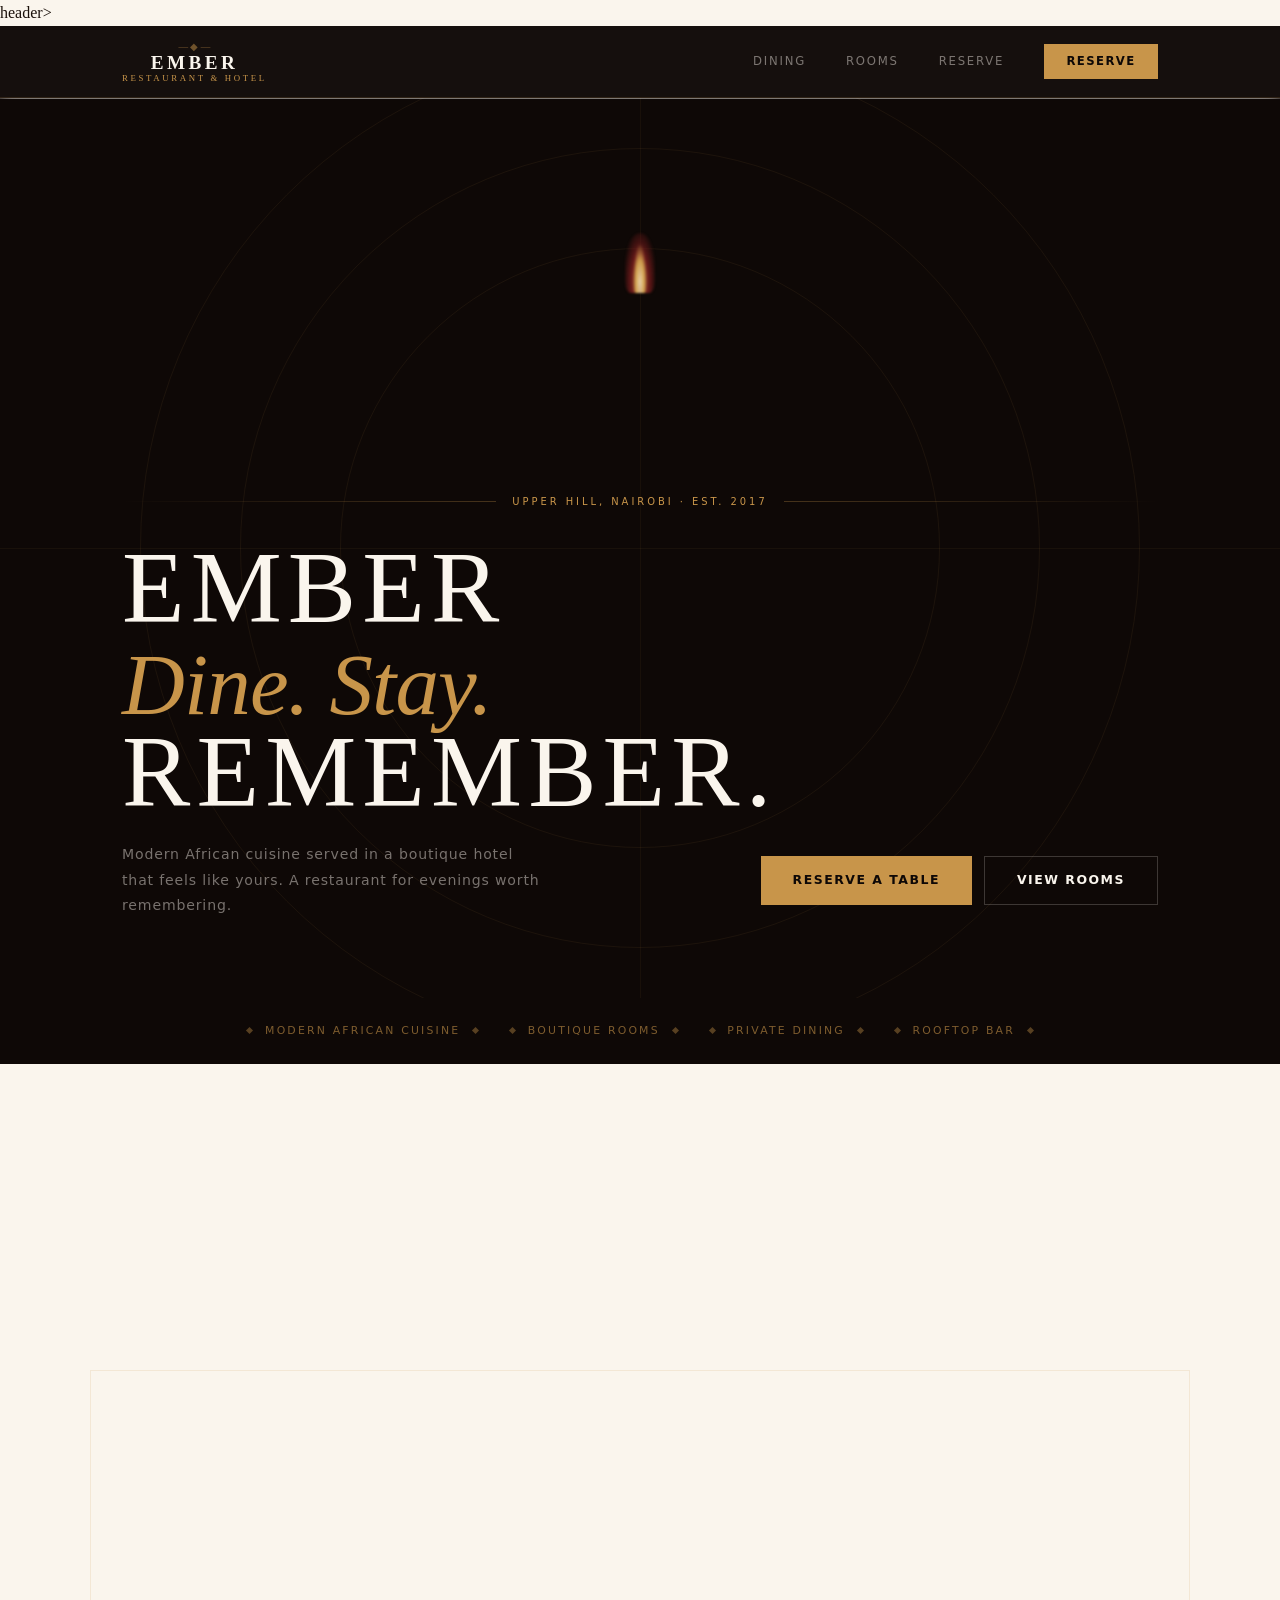
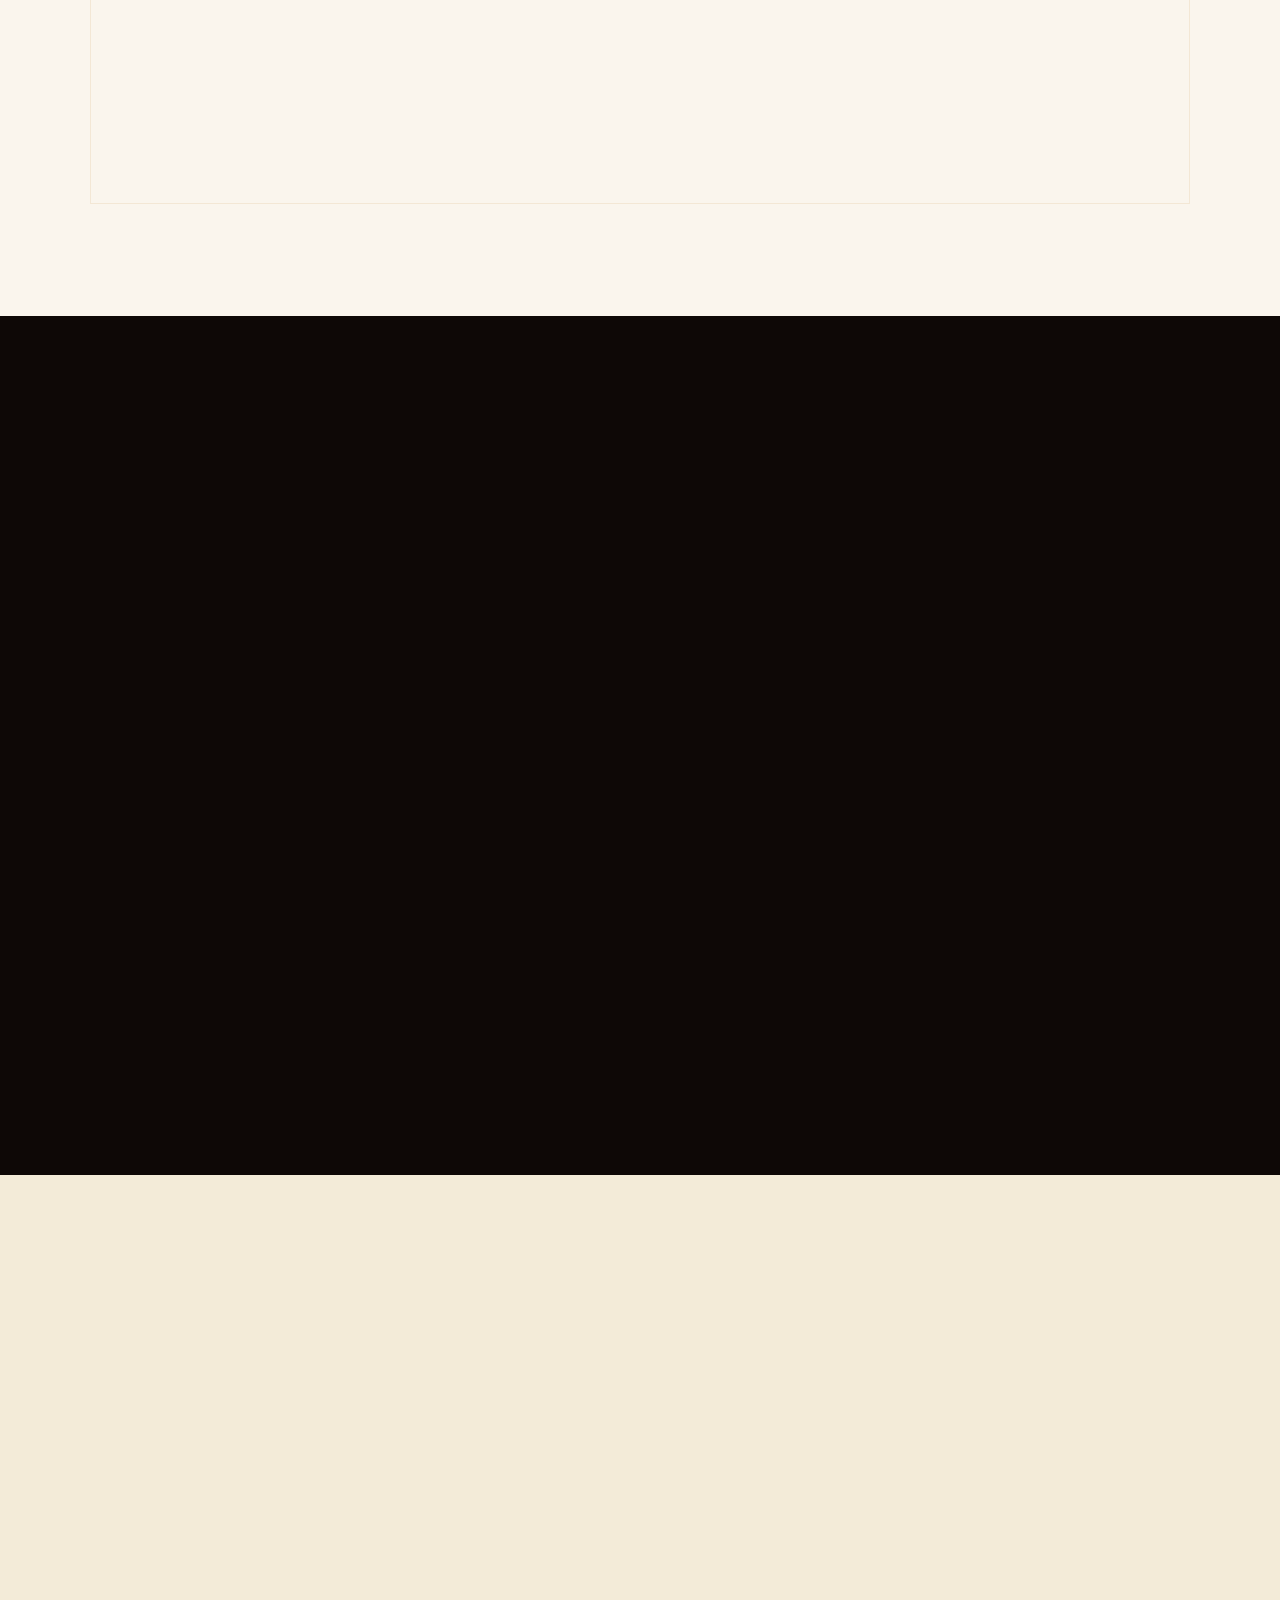
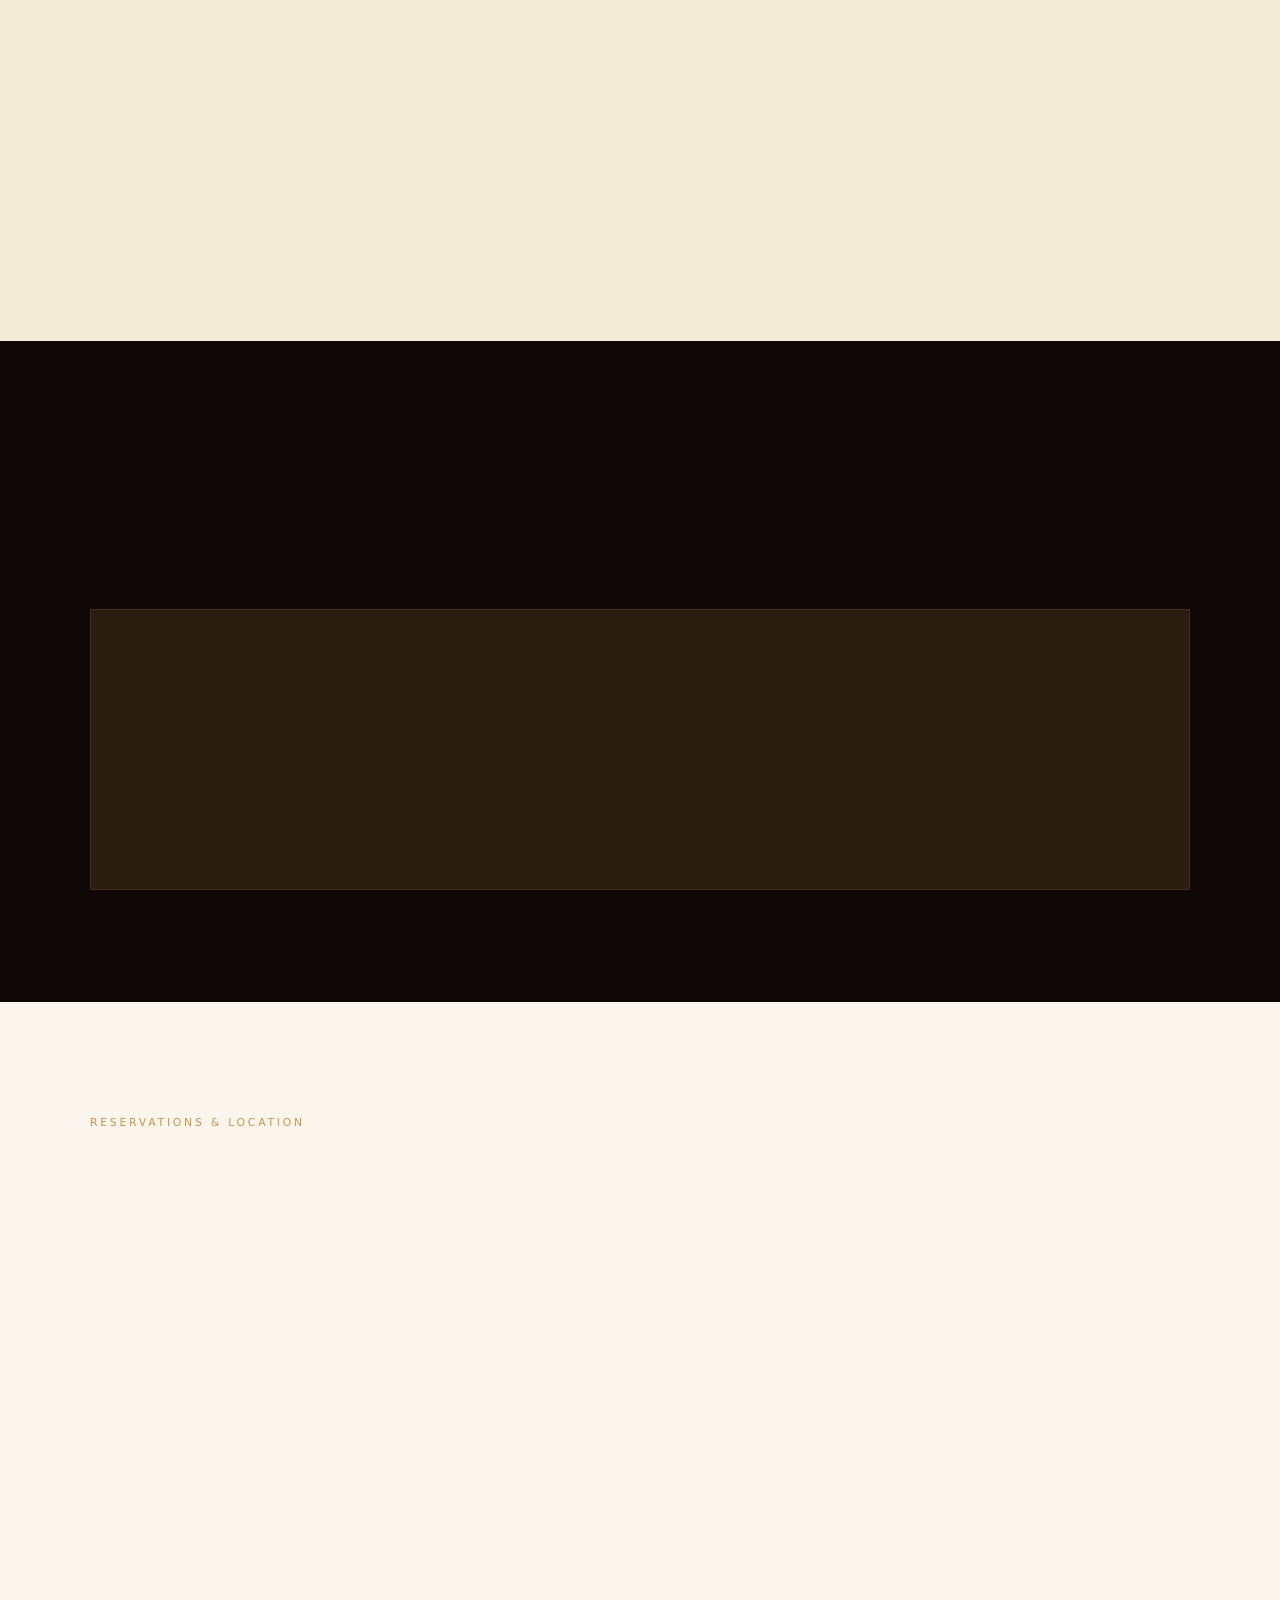
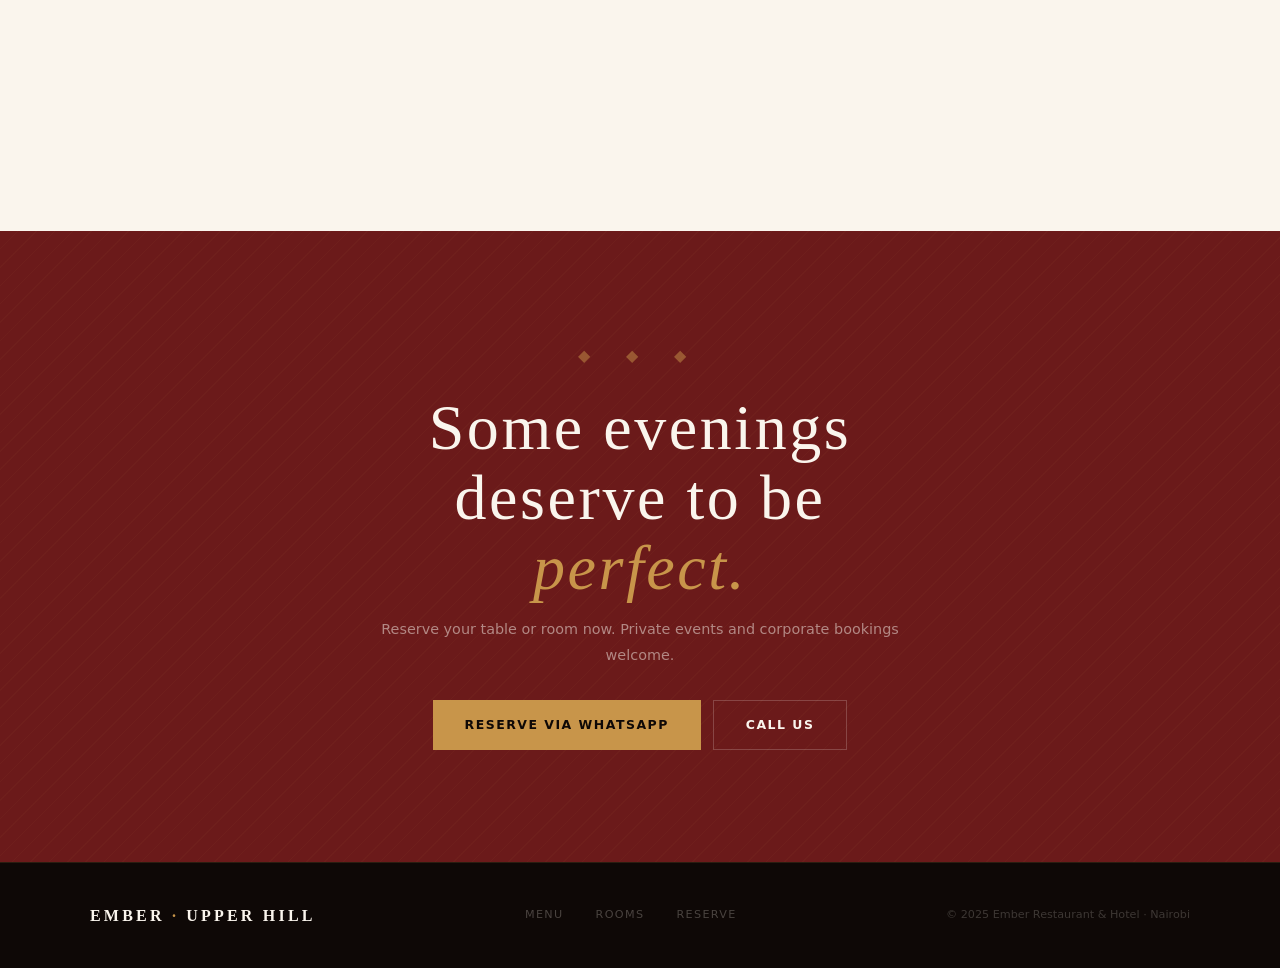
<file: HotelRestaurant/index.html>
<!DOCTYPE html>
<html lang="en">
<head>
    <meta charset="UTF-8">
    <meta name="viewport" content="width=device-width, initial-scale=1.0">
    <title>Document</title>
    <link rel="stylesheet" href="style.css">
</head>
<body>
    header>
<nav class="nav">
  <div class="nav-inner">
    <a href="#" class="nav-logo" aria-label="Ember Restaurant and Hotel">
      <div class="nav-ornament">— ◆ —</div>
      <div class="nav-logo-name">Ember</div>
      <div class="nav-logo-sub">Restaurant & Hotel</div>
    </a>
    <div class="nav-links">
      <a href="#dining" class="nav-link">Dining</a>
      <a href="#rooms" class="nav-link">Rooms</a>
      <a href="#reserve" class="nav-link">Reserve</a>
      <a href="https://wa.me/254712000004?text=Hi!%20I%27d%20like%20to%20make%20a%20reservation%20at%20Ember." target="_blank" rel="noopener" class="nav-reserve">Reserve</a>
    </div>
  </div>
</nav>
</header>
<main>
<section class="hero" aria-labelledby="hero-heading">
  <div class="hero-geo" aria-hidden="true">
    <div class="geo-ring geo-ring-1"></div>
    <div class="geo-ring geo-ring-2"></div>
    <div class="geo-ring geo-ring-3"></div>
    <div class="geo-line geo-line-h"></div>
    <div class="geo-line geo-line-v"></div>
  </div>
  <div class="flame-wrap" aria-hidden="true"><div class="flame"></div></div>
  <div class="hero-content">
    <div class="hero-deco-line" aria-hidden="true"><div class="hero-deco-text">Upper Hill, Nairobi · Est. 2017</div></div>
    <h1 id="hero-heading">Ember<br><em>Dine. Stay.</em><br>Remember.</h1>
    <div class="hero-meta">
      <p class="hero-tagline">Modern African cuisine served in a boutique hotel that feels like yours. A restaurant for evenings worth remembering.</p>
      <div class="hero-actions">
        <a href="https://wa.me/254712000004?text=Hi!%20I%27d%20like%20to%20make%20a%20reservation%20at%20Ember." target="_blank" rel="noopener" class="btn btn-brass">Reserve a Table</a>
        <a href="#rooms" class="btn btn-ghost-cream">View Rooms</a>
      </div>
    </div>
  </div>
</section>
<div class="art-deco-divider" aria-hidden="true">
  <div class="add-item"><div class="add-diamond"></div>Modern African Cuisine<div class="add-diamond"></div></div>
  <div class="add-item"><div class="add-diamond"></div>Boutique Rooms<div class="add-diamond"></div></div>
  <div class="add-item"><div class="add-diamond"></div>Private Dining<div class="add-diamond"></div></div>
  <div class="add-item"><div class="add-diamond"></div>Rooftop Bar<div class="add-diamond"></div></div>
</div>
<section class="dining" id="dining" aria-labelledby="dining-heading">
  <div class="dining-inner">
    <div class="deco-header reveal">
      <span class="deco-header-ornament" aria-hidden="true">◆ ◆ ◆</span>
      <div class="section-label">The Menu</div>
      <h2 class="section-title" id="dining-heading">Dishes Worth Dressing Up For</h2>
      <div class="section-rule" aria-hidden="true"></div>
    </div>
    <div class="menu-grid">
      <article class="menu-item reveal"><span class="menu-cat">Starters</span><div class="menu-name">Nyama Choma Croquettes</div><div class="menu-desc">Slow-roasted beef, spiced potato crust, tamarind aioli.</div><div class="menu-price">KES 1,200</div></article>
      <article class="menu-item dark reveal"><span class="menu-cat">Chef's Signature</span><div class="menu-name">Ember Whole Sea Bass</div><div class="menu-desc">Wood-fired, coastal spices, coconut & coriander broth.</div><div class="menu-price">KES 3,800</div></article>
      <article class="menu-item reveal"><span class="menu-cat">Mains</span><div class="menu-name">Braised Short Rib</div><div class="menu-desc">12-hour slow cook, ugali gratin, mutura jus.</div><div class="menu-price">KES 3,200</div></article>
      <article class="menu-item reveal"><span class="menu-cat">Vegetarian</span><div class="menu-name">Garden Mushroom Pilau</div><div class="menu-desc">Kenyan forest mushrooms, saffron rice, pickled shallots.</div><div class="menu-price">KES 1,800</div></article>
      <article class="menu-item reveal"><span class="menu-cat">Dessert</span><div class="menu-name">Passion Fruit Soufflé</div><div class="menu-desc">Light, airy, served with mango sorbet and tuiles.</div><div class="menu-price">KES 900</div></article>
      <article class="menu-item dark reveal"><span class="menu-cat">Cocktails</span><div class="menu-name">Nairobi Sling</div><div class="menu-desc">House gin, baobab syrup, citrus, club soda.</div><div class="menu-price">KES 950</div></article>
    </div>
  </div>
</section>
<section class="rooms" id="rooms" aria-labelledby="rooms-heading">
  <div class="rooms-inner">
    <div class="deco-header reveal">
      <span class="deco-header-ornament" aria-hidden="true">◆ ◆ ◆</span>
      <div class="section-label">Stay With Us</div>
      <h2 class="section-title" id="rooms-heading">Rooms That Stay With You</h2>
      <div class="section-rule" aria-hidden="true"></div>
    </div>
    <div class="rooms-grid">
      <article class="room-card reveal"><div class="room-visual room-visual-1"><span>🛏</span></div><div class="room-info"><div class="room-tier">Classic</div><div class="room-name">The Hearth Room</div><div class="room-desc">King bed, rainfall shower, city view, high-speed Wi-Fi.</div><div class="room-rate"><div class="room-price">KES 8,500</div><div class="room-per">/ night</div></div><a href="https://wa.me/254712000004?text=Hi!%20I%27d%20like%20to%20book%20The%20Hearth%20Room." target="_blank" rel="noopener" class="room-btn">Book This Room</a></div></article>
      <article class="room-card reveal"><div class="room-visual room-visual-2"><span>✨</span></div><div class="room-info"><div class="room-tier">Deluxe</div><div class="room-name">The Ember Suite</div><div class="room-desc">Separate living area, claw-foot tub, Nairobi skyline views.</div><div class="room-rate"><div class="room-price">KES 14,000</div><div class="room-per">/ night</div></div><a href="https://wa.me/254712000004?text=Hi!%20I%27d%20like%20to%20book%20The%20Ember%20Suite." target="_blank" rel="noopener" class="room-btn">Book This Room</a></div></article>
      <article class="room-card reveal"><div class="room-visual room-visual-3"><span>🌙</span></div><div class="room-info"><div class="room-tier">Penthouse</div><div class="room-name">The Summit Penthouse</div><div class="room-desc">Private terrace, butler service, panoramic 270° views.</div><div class="room-rate"><div class="room-price">KES 28,000</div><div class="room-per">/ night</div></div><a href="https://wa.me/254712000004?text=Hi!%20I%27d%20like%20to%20enquire%20about%20The%20Summit%20Penthouse." target="_blank" rel="noopener" class="room-btn">Enquire Now</a></div></article>
    </div>
  </div>
</section>
<section class="ambience" aria-labelledby="amb-heading">
  <div class="amb-inner">
    <div class="amb-blocks reveal">
      <div class="amb-block amb-block-1"><div class="ab-num">7yr</div><div class="ab-label">Serving Nairobi</div></div>
      <div class="amb-block amb-block-2"><div class="ab-num" style="color:var(--burg);opacity:1">4.8★</div><div class="ab-label">Google Rating</div></div>
      <div class="amb-block amb-block-3"><div class="ab-num">22</div><div class="ab-label">Boutique Rooms</div></div>
      <div class="amb-block amb-block-4"><div class="ab-num">3</div><div class="ab-label">Dining Spaces</div></div>
    </div>
    <div class="amb-text reveal">
      <div class="section-label">The Experience</div>
      <h2 class="section-title" id="amb-heading">Where African stories<br>meet fine craft.</h2>
      <p class="amb-body">Ember was built on a single belief: Nairobi deserves a restaurant and hotel that is truly its own. Every dish draws from Kenyan and East African heritage — reimagined with modern technique and integrity.</p>
      <ul class="amb-list">
        <li class="amb-item">Executive chef with 15 years of fine dining experience</li>
        <li class="amb-item">Over 80% ingredients sourced within Kenya</li>
        <li class="amb-item">Private dining room for events up to 40 guests</li>
        <li class="amb-item">Rooftop bar open Thursday to Sunday 5PM–midnight</li>
        <li class="amb-item">Complimentary breakfast included with all rooms</li>
      </ul>
    </div>
  </div>
</section>
<section class="testi" aria-labelledby="testi-heading">
  <div class="testi-inner">
    <div class="deco-header reveal">
      <div class="section-label">Guest Voices</div>
      <h2 class="section-title" id="testi-heading">Evenings Remembered</h2>
      <div class="section-rule"></div>
    </div>
    <div class="testi-row">
      <div class="tc reveal"><div class="tc-diamond">◆ ◆ ◆ ◆ ◆</div><p class="tc-quote">"The short rib was the best thing I've eaten in Nairobi. The Ember Suite is stunning. We'll be back for our anniversary every year."</p><div class="tc-name">Thomas & Wanjiru L.</div><div class="tc-detail">Dining & Stay guests</div></div>
      <div class="tc reveal"><div class="tc-diamond">◆ ◆ ◆ ◆ ◆</div><p class="tc-quote">"Held our company dinner in the private room. The team handled everything flawlessly. Food was exceptional and the service invisible — in the best way."</p><div class="tc-name">Miriam O.</div><div class="tc-detail">Corporate client, 2024</div></div>
      <div class="tc reveal"><div class="tc-diamond">◆ ◆ ◆ ◆ ◆</div><p class="tc-quote">"The Hearth Room is worth every shilling. Best hotel I've stayed in Nairobi. The rooftop bar with that view on a Friday night — unforgettable."</p><div class="tc-name">Samuel K.</div><div class="tc-detail">Regular dining guest</div></div>
    </div>
  </div>
</section>
<section class="reserve" id="reserve" aria-labelledby="reserve-heading">
  <div class="reserve-inner">
    <div>
      <div class="section-label">Reservations & Location</div>
      <h2 class="section-title reveal" id="reserve-heading">We're ready<br>when you are.</h2>
      <p class="res-para reveal">Tables and rooms book up fast on weekends. We recommend reserving at least 48 hours in advance for dinner service, 72 hours for suites.</p>
      <div class="hours-list reveal">
        <div class="hour-row today"><span class="hour-day">Lunch (Tue–Sun)</span><span>12:00 PM – 3:00 PM</span></div>
        <div class="hour-row"><span class="hour-day">Dinner (Mon–Sun)</span><span>6:30 PM – 10:30 PM</span></div>
        <div class="hour-row"><span class="hour-day">Rooftop Bar (Thu–Sun)</span><span>5:00 PM – 12:00 AM</span></div>
        <div class="hour-row"><span class="hour-day">Hotel Reception</span><span>24 Hours</span></div>
      </div>
      <div class="res-btns reveal">
        <a href="https://wa.me/254712000004?text=Hi%20Ember!%20I%27d%20like%20to%20make%20a%20reservation." target="_blank" rel="noopener" class="rbtn rbtn-wa"><svg viewBox="0 0 24 24" fill="#25D366" aria-hidden="true"><path d="M17.472 14.382c-.297-.149-1.758-.867-2.03-.967-.273-.099-.471-.148-.67.15-.197.297-.767.966-.94 1.164-.173.199-.347.223-.644.075-.297-.15-1.255-.463-2.39-1.475-.883-.788-1.48-1.761-1.653-2.059-.173-.297-.018-.458.13-.606.134-.133.298-.347.446-.52.149-.174.198-.298.298-.497.099-.198.05-.371-.025-.52-.075-.149-.669-1.612-.916-2.207-.242-.579-.487-.5-.669-.51-.173-.008-.371-.01-.57-.01-.198 0-.52.074-.792.372-.272.297-1.04 1.016-1.04 2.479 0 1.462 1.065 2.875 1.213 3.074.149.198 2.096 3.2 5.077 4.487.709.306 1.262.489 1.694.625.712.227 1.36.195 1.871.118.571-.085 1.758-.719 2.006-1.413.248-.694.248-1.289.173-1.413z"/></svg>WhatsApp Reservation</a>
        <a href="tel:+254712000004" class="rbtn"><svg viewBox="0 0 24 24" aria-hidden="true"><path d="M22 16.92v3a2 2 0 01-2.18 2 19.79 19.79 0 01-8.63-3.07A19.5 19.5 0 013.79 9.09 19.79 19.79 0 01.72 5.46 2 2 0 012.72 2h3a2 2 0 012 1.72c.127.96.36 1.903.7 2.81a2 2 0 01-.45 2.11L6.91 9.91a16 16 0 006.72 6.72l1.06-1.06a2 2 0 012.11-.45c.907.34 1.85.573 2.81.7A2 2 0 0122 16.92z"/></svg>0712 000 004</a>
        <a href="https://maps.google.com/?q=Upper+Hill+Nairobi" target="_blank" rel="noopener" class="rbtn"><svg viewBox="0 0 24 24" aria-hidden="true"><path d="M21 10c0 7-9 13-9 13s-9-6-9-13a9 9 0 0118 0z"/><circle cx="12" cy="10" r="3"/></svg>Upper Hill, Nairobi — Directions</a>
      </div>
    </div>
    <div class="map-panel reveal" role="img" aria-label="Ember location map">
      <div class="map-diamond" aria-hidden="true"><span>🕯</span></div>
      <div class="map-name">Ember</div>
      <div class="map-addr">Hospital Road, Upper Hill<br>Nairobi, Kenya</div>
      <a href="https://maps.google.com/?q=Upper+Hill+Nairobi" target="_blank" rel="noopener" class="map-cta">Directions →</a>
    </div>
  </div>
</section>
<section class="cta" aria-labelledby="cta-heading">
  <div class="cta-inner">
    <span class="cta-ornament" aria-hidden="true">◆ ◆ ◆</span>
    <h2 id="cta-heading">Some evenings<br>deserve to be <em>perfect.</em></h2>
    <p>Reserve your table or room now. Private events and corporate bookings welcome.</p>
    <div class="cta-btns">
      <a href="https://wa.me/254712000004?text=Hi!%20I%27d%20like%20to%20reserve%20at%20Ember." target="_blank" rel="noopener" class="btn btn-brass">Reserve via WhatsApp</a>
      <a href="tel:+254712000004" class="btn btn-ghost-cream">Call Us</a>
    </div>
  </div>
</section>
</main>
<footer><div class="footer-inner"><div class="f-logo">Ember <span>·</span> Upper Hill</div><nav class="f-links"><a href="#dining">Menu</a><a href="#rooms">Rooms</a><a href="#reserve">Reserve</a></nav><p class="f-copy">© 2025 Ember Restaurant & Hotel · Nairobi</p></div></footer>
   <script src="script.js"></script> 
</body>
</html>
</file>
<file: Barbershop-Lite/css/style.css>
*{
    margin: 0;
    padding: 0;
    box-sizing: border-box;
}
:root{
  --ink:   #0D0D0D;
  --ink2:  #1A1A1A;
  --ink3:  #2A2A2A;
  --cream: #F5F0E8;
  --cream2:#EDE8DC;
  --gold:  #C9A84C;
  --gold2: #A8873A;
  --muted: #888070;
  --wht:   #FFFFFF;
  --brd:   rgba(201,168,76,.18);
  --brd2:  rgba(13,13,13,.08);
}
*,*::before,*::after{margin:0;padding:0;box-sizing:border-box}
html{scroll-behavior:smooth;-webkit-text-size-adjust:100%}
body{
  font-family:-apple-system,BlinkMacSystemFont,"Segoe UI",system-ui,sans-serif;
  background:var(--cream);
  color:var(--ink);
  line-height:1.5;
  overflow-x:hidden;
}
a{color:inherit;text-decoration:none}
button{font-family:inherit;cursor:pointer;border:none}
ul{list-style:none}
.sr-only{position:absolute;width:1px;height:1px;overflow:hidden;clip:rect(0,0,0,0)}

/* ── NAV ───────────────────────────────────────*/
.nav{
  position:sticky;top:0;z-index:100;
  background:rgba(245,240,232,.95);
  backdrop-filter:blur(8px);
  border-bottom:1px solid var(--brd2);
}
.nav-inner{
  max-width:1100px;margin:0 auto;
  display:flex;align-items:center;justify-content:space-between;
  padding:.9rem 1.5rem;
}
.nav-logo{
  font-family:Georgia,"Times New Roman",serif;
  font-size:1.25rem;font-weight:700;letter-spacing:.04em;
  text-transform:uppercase;
}
.nav-logo span{color:var(--gold)}
.nav-links{display:flex;align-items:center;gap:.2rem}
.nav-link{
  padding:.4rem .75rem;border-radius:4px;
  font-size:.8rem;font-weight:500;letter-spacing:.06em;
  text-transform:uppercase;color:var(--muted);
  transition:color .15s;
}
.nav-link:hover{color:var(--ink)}
.nav-book{
  margin-left:.5rem;
  background:var(--ink);color:var(--cream);
  padding:.5rem 1.2rem;border-radius:4px;
  font-size:.78rem;font-weight:600;letter-spacing:.08em;text-transform:uppercase;
  transition:background .15s,transform .15s;
}
.nav-book:hover{background:var(--ink3);transform:translateY(-1px)}

/* ── HERO ──────────────────────────────────────*/
.hero{
  min-height:calc(100svh - 56px);
  background:var(--ink);
  display:grid;grid-template-columns:1fr 1fr;
  position:relative;overflow:hidden;
}
/* Scissor / grain texture — pure CSS */
.hero::before{
  content:'';position:absolute;inset:0;
  background:
    repeating-linear-gradient(
      45deg,
      rgba(201,168,76,.03) 0px,
      rgba(201,168,76,.03) 1px,
      transparent 1px,
      transparent 8px
    );
  pointer-events:none;
}
.hero-text{
  padding:5rem 3rem 5rem 2rem;
  display:flex;flex-direction:column;justify-content:center;
  max-width:580px;margin-left:auto;
}
.hero-issue{
  font-size:.68rem;font-weight:600;letter-spacing:.22em;
  text-transform:uppercase;color:var(--gold);
  margin-bottom:1.8rem;
  animation:fadeUp .6s ease both;
}
.hero h1{
  font-family:Georgia,"Times New Roman",serif;
  font-size:clamp(3rem,5.5vw,5rem);
  font-weight:700;line-height:.95;
  letter-spacing:-.02em;color:var(--cream);
  margin-bottom:1.5rem;
  animation:fadeUp .6s .08s ease both;
}
.hero h1 em{
  font-style:italic;color:var(--gold);
}
.hero-tagline{
  font-size:.95rem;color:rgba(245,240,232,.5);
  line-height:1.8;max-width:360px;margin-bottom:2.5rem;
  animation:fadeUp .6s .16s ease both;
}
.hero-actions{
  display:flex;gap:.75rem;flex-wrap:wrap;
  animation:fadeUp .6s .24s ease both;
}
.btn{
  display:inline-flex;align-items:center;gap:.5rem;
  padding:.85rem 1.8rem;border-radius:4px;
  font-size:.82rem;font-weight:600;letter-spacing:.08em;text-transform:uppercase;
  transition:all .15s;text-decoration:none;white-space:nowrap;
}
.btn-gold{background:var(--gold);color:var(--ink)}
.btn-gold:hover{background:var(--gold2);transform:translateY(-2px);box-shadow:0 6px 20px rgba(201,168,76,.3)}
.btn-outline{background:transparent;color:var(--cream);border:1px solid rgba(245,240,232,.2)}
.btn-outline:hover{border-color:var(--gold);color:var(--gold)}
.btn svg{width:16px;height:16px;flex-shrink:0}

/* Right panel — decorative editorial block */
.hero-visual{
  background:var(--ink2);
  display:flex;flex-direction:column;
  align-items:center;justify-content:center;
  padding:4rem 2rem;
  border-left:1px solid rgba(201,168,76,.1);
  position:relative;
  animation:fadeIn .8s .3s ease both;
}
/* CSS barber pole */
.barber-pole{
  width:60px;height:220px;
  border-radius:30px;
  overflow:hidden;
  margin-bottom:3rem;
  border:3px solid rgba(201,168,76,.3);
  position:relative;
}
.barber-pole-inner{
  width:100%;height:200%;
  background:repeating-linear-gradient(
    -45deg,
    #c00 0px, #c00 12px,
    var(--cream) 12px, var(--cream) 24px,
    #1a5c9e 24px, #1a5c9e 36px,
    var(--cream) 36px, var(--cream) 48px
  );
  animation:spin 4s linear infinite;
}
@keyframes spin{from{transform:translateY(0)}to{transform:translateY(-50%)}}

.hero-hours{
  text-align:center;
}
.hero-hours-label{
  font-size:.65rem;letter-spacing:.2em;text-transform:uppercase;
  color:var(--muted);margin-bottom:.6rem;
}
.hero-hours-time{
  font-family:Georgia,serif;font-size:1.6rem;
  font-weight:700;color:var(--gold);letter-spacing:.05em;
}
.hero-hours-days{
  font-size:.72rem;color:rgba(245,240,232,.4);margin-top:.3rem;
}
.hero-divider{
  width:1px;height:40px;background:rgba(201,168,76,.2);
  margin:1.5rem auto;
}
.hero-address{
  text-align:center;font-size:.78rem;
  color:rgba(245,240,232,.4);line-height:1.7;
}
.hero-address strong{color:var(--gold);display:block;font-size:.65rem;
  letter-spacing:.18em;text-transform:uppercase;margin-bottom:.3rem;}

/* ── TICKER ────────────────────────────────────*/
.ticker{
  background:var(--gold);
  overflow:hidden;padding:.5rem 0;
  white-space:nowrap;
}
.ticker-track{
  display:inline-flex;gap:0;
  animation:ticker 20s linear infinite;
}
.ticker-item{
  font-size:.7rem;font-weight:700;letter-spacing:.14em;
  text-transform:uppercase;color:var(--ink);
  padding:0 2rem;
}
.ticker-dot{color:rgba(13,13,13,.4)}
@keyframes ticker{from{transform:translateX(0)}to{transform:translateX(-50%)}}

/* GALLERY */
.gallery{background:var(--cream2);padding:6rem 1.5rem}
.gallery-inner{max-width:1100px;margin:0 auto}
.gallery-grid{
  display:grid;
  grid-template-columns:repeat(auto-fit,minmax(260px,1fr));
  gap:1rem;
}
.gallery-card{
  background:var(--cream);
  border:1px solid var(--brd2);
  border-radius:4px;
  overflow:hidden;
}
.gallery-card img{
  width:100%;
  height:260px;
  object-fit:cover;
  display:block;
}
.gallery-card figcaption{
  padding:.85rem 1rem;
  font-size:.78rem;
  letter-spacing:.08em;
  text-transform:uppercase;
  color:var(--muted);
}

/* ── SERVICES ──────────────────────────────────*/
.services{background:var(--cream);padding:6rem 1.5rem}
.section-header{
  max-width:1100px;margin:0 auto 3.5rem;
  display:flex;align-items:flex-end;justify-content:space-between;
  flex-wrap:wrap;gap:1rem;
}
.section-label{
  font-size:.68rem;font-weight:600;letter-spacing:.22em;
  text-transform:uppercase;color:var(--gold);
  margin-bottom:.5rem;
}
.section-title{
  font-family:Georgia,serif;
  font-size:clamp(2rem,4vw,3rem);
  font-weight:700;letter-spacing:-.02em;line-height:1.05;
}
.section-note{
  font-size:.82rem;color:var(--muted);line-height:1.7;
  max-width:280px;text-align:right;
}
.services-grid{
  max-width:1100px;margin:0 auto;
  display:grid;grid-template-columns:repeat(auto-fit,minmax(220px,1fr));
  border:1px solid var(--brd2);border-radius:2px;overflow:hidden;
}
.svc{
  padding:2rem 1.5rem;
  border-right:1px solid var(--brd2);
  border-bottom:1px solid var(--brd2);
  position:relative;
  transition:background .2s;
}
.svc:hover{background:var(--cream2)}
.svc-num{
  font-family:Georgia,serif;font-size:.75rem;
  color:var(--gold);letter-spacing:.1em;margin-bottom:1.2rem;
  font-weight:400;
}
.svc-name{
  font-family:Georgia,serif;font-size:1.1rem;
  font-weight:700;letter-spacing:-.01em;margin-bottom:.5rem;
}
.svc-desc{font-size:.82rem;color:var(--muted);line-height:1.6;margin-bottom:1rem}
.svc-price{
  font-family:Georgia,serif;font-size:1.15rem;
  font-weight:700;color:var(--ink);
}
.svc-price span{font-size:.72rem;font-weight:400;color:var(--muted);margin-left:.2rem}

/* ── WHY ───────────────────────────────────────*/
.why{
  background:var(--ink);
  padding:6rem 1.5rem;
}
.why-inner{max-width:1100px;margin:0 auto}
.why-top{
  display:grid;grid-template-columns:1fr 1fr;
  gap:4rem;align-items:center;margin-bottom:4rem;
}
.why-label{
  font-size:.68rem;font-weight:600;letter-spacing:.22em;
  text-transform:uppercase;color:var(--gold);margin-bottom:.8rem;
}
.why-title{
  font-family:Georgia,serif;
  font-size:clamp(2rem,4vw,3rem);
  font-weight:700;color:var(--cream);
  letter-spacing:-.02em;line-height:1.05;
}
.why-title em{font-style:italic;color:var(--gold)}
.why-body{
  font-size:.92rem;color:rgba(245,240,232,.5);
  line-height:1.8;
}
.why-stats{
  display:grid;grid-template-columns:repeat(3,1fr);
  gap:1px;background:rgba(201,168,76,.1);
  border:1px solid rgba(201,168,76,.1);border-radius:2px;
  overflow:hidden;
}
.stat{
  background:var(--ink2);
  padding:2rem 1.5rem;text-align:center;
}
.stat-num{
  font-family:Georgia,serif;font-size:2.5rem;
  font-weight:700;color:var(--gold);line-height:1;margin-bottom:.4rem;
}
.stat-label{font-size:.75rem;color:rgba(245,240,232,.4);letter-spacing:.08em;text-transform:uppercase}

/* ── TESTIMONIALS ──────────────────────────────*/
.testi{background:var(--cream2);padding:6rem 1.5rem}
.testi-inner{max-width:1100px;margin:0 auto}
.testi-grid{
  display:grid;grid-template-columns:repeat(auto-fit,minmax(280px,1fr));
  gap:1.5rem;margin-top:3rem;
}
.testi-card{
  background:var(--cream);border:1px solid var(--brd2);
  padding:2rem;border-radius:2px;
  transition:border-color .2s,transform .2s;
}
.testi-card:hover{border-color:var(--gold);transform:translateY(-2px)}
.testi-stars{color:var(--gold);letter-spacing:2px;margin-bottom:1rem;font-size:.9rem}
.testi-quote{
  font-family:Georgia,serif;font-size:1rem;
  line-height:1.7;color:var(--ink);margin-bottom:1.2rem;font-style:italic;
}
.testi-author{display:flex;align-items:center;gap:.75rem}
.testi-av{
  width:36px;height:36px;border-radius:50%;
  background:var(--ink);color:var(--gold);
  display:flex;align-items:center;justify-content:center;
  font-size:.75rem;font-weight:700;flex-shrink:0;
}
.testi-name{font-size:.85rem;font-weight:600}
.testi-since{font-size:.72rem;color:var(--muted)}

/* ── LOCATION ──────────────────────────────────*/
.location{background:var(--cream);padding:6rem 1.5rem}
.location-inner{
  max-width:1100px;margin:0 auto;
  display:grid;grid-template-columns:1fr 1fr;gap:4rem;align-items:start;
}
.loc-title{
  font-family:Georgia,serif;
  font-size:clamp(1.8rem,3.5vw,2.5rem);
  font-weight:700;margin-bottom:1rem;letter-spacing:-.02em;
}
.loc-address{
  font-size:.92rem;color:var(--muted);line-height:1.8;margin-bottom:1.8rem;
  font-style:normal;
}
.hours-list{margin-bottom:2rem}
.hours-row{
  display:flex;justify-content:space-between;
  padding:.55rem 0;border-bottom:1px solid var(--brd2);
  font-size:.85rem;
}
.hours-row.today{font-weight:600;color:var(--gold)}
.hours-day{color:var(--muted)}
.hours-row.today .hours-day{color:var(--gold)}
.loc-btns{display:flex;flex-direction:column;gap:.6rem}
.loc-btn{
  display:flex;align-items:center;gap:.75rem;
  padding:.85rem 1.2rem;border-radius:4px;
  font-size:.82rem;font-weight:500;letter-spacing:.04em;
  border:1px solid var(--brd2);
  transition:all .15s;background:transparent;color:var(--ink);
}
.loc-btn:hover{border-color:var(--gold);color:var(--gold);background:rgba(201,168,76,.05)}
.loc-btn svg{width:18px;height:18px;flex-shrink:0;stroke:var(--gold);fill:none;stroke-width:2}
.loc-btn-wa{
  background:rgba(37,211,102,.06);
  border-color:rgba(37,211,102,.2);
}
.loc-btn-wa svg{stroke:#25D366}
.loc-btn-wa:hover{border-color:#25D366;color:#25D366;background:rgba(37,211,102,.1)}
/* CSS Map */
.map-box{
  aspect-ratio:4/3;border-radius:4px;overflow:hidden;
  background:var(--cream2);border:1px solid var(--brd2);
  display:flex;align-items:center;justify-content:center;
  position:relative;
  background-image:
    linear-gradient(var(--brd2) 1px,transparent 1px),
    linear-gradient(90deg,var(--brd2) 1px,transparent 1px);
  background-size:24px 24px;
}
.map-pin-wrap{display:flex;flex-direction:column;align-items:center;gap:.5rem}
.map-pin{
  width:44px;height:44px;
  background:var(--ink);border-radius:50% 50% 50% 0;
  transform:rotate(-45deg);
  display:flex;align-items:center;justify-content:center;
  box-shadow:0 6px 20px rgba(0,0,0,.2);
}
.map-pin span{transform:rotate(45deg);font-size:1.2rem}
.map-label{
  background:var(--ink);color:var(--cream);
  padding:.3rem .75rem;border-radius:3px;font-size:.72rem;font-weight:600;
}
.map-open{
  position:absolute;bottom:1rem;right:1rem;
  background:var(--ink);color:var(--cream);
  padding:.45rem .9rem;border-radius:3px;
  font-size:.72rem;font-weight:600;letter-spacing:.06em;text-transform:uppercase;
  transition:background .15s;
}
.map-open:hover{background:var(--gold);color:var(--ink)}

/* ── CTA ───────────────────────────────────────*/
.cta{
  background:var(--ink);
  padding:6rem 1.5rem;text-align:center;
  position:relative;overflow:hidden;
}
.cta::before{
  content:'FADE';
  position:absolute;left:50%;top:50%;
  transform:translate(-50%,-50%);
  font-family:Georgia,serif;font-size:clamp(8rem,20vw,18rem);
  font-weight:700;color:rgba(201,168,76,.04);
  pointer-events:none;white-space:nowrap;letter-spacing:-.05em;
}
.cta-inner{position:relative;max-width:560px;margin:0 auto}
.cta h2{
  font-family:Georgia,serif;
  font-size:clamp(2.5rem,5vw,4rem);
  font-weight:700;color:var(--cream);
  letter-spacing:-.03em;line-height:1.0;margin-bottom:.8rem;
}
.cta h2 em{font-style:italic;color:var(--gold)}
.cta p{font-size:.92rem;color:rgba(245,240,232,.4);margin-bottom:2rem;line-height:1.7}
.cta-btns{display:flex;gap:.75rem;justify-content:center;flex-wrap:wrap}
.btn-wa{background:#25D366;color:#fff;padding:.9rem 2rem}
.btn-wa:hover{background:#1da851;transform:translateY(-2px)}

/* ── FOOTER ────────────────────────────────────*/
footer{
  background:var(--ink2);
  border-top:1px solid rgba(201,168,76,.1);
  padding:2rem 1.5rem;
}
.footer-inner{
  max-width:1100px;margin:0 auto;
  display:flex;align-items:center;justify-content:space-between;
  flex-wrap:wrap;gap:1rem;
}
.footer-logo{
  font-family:Georgia,serif;font-size:1rem;
  font-weight:700;letter-spacing:.04em;text-transform:uppercase;
  color:var(--cream);
}
.footer-logo span{color:var(--gold)}
.footer-links{display:flex;gap:1.5rem}
.footer-links a{font-size:.75rem;color:var(--muted);letter-spacing:.06em;text-transform:uppercase;transition:color .15s}
.footer-links a:hover{color:var(--gold)}
.footer-copy{font-size:.72rem;color:var(--muted)}

/* ── REVEAL ANIMATIONS ─────────────────────────*/
.reveal{opacity:0;transform:translateY(20px);transition:opacity .6s ease,transform .6s ease}
.reveal.on{opacity:1;transform:none}
@keyframes fadeUp{from{opacity:0;transform:translateY(18px)}to{opacity:1;transform:none}}
@keyframes fadeIn{from{opacity:0}to{opacity:1}}

/* ── RESPONSIVE ────────────────────────────────*/
@media(max-width:768px){
  .hero{grid-template-columns:1fr}
  .hero-visual{display:none}
  .hero-text{padding:3rem 1.5rem;max-width:100%;margin:0}
  .why-top{grid-template-columns:1fr}
  .why-stats{grid-template-columns:1fr 1fr}
  .location-inner{grid-template-columns:1fr}
  .section-header{flex-direction:column;align-items:flex-start}
  .section-note{text-align:left;max-width:100%}
  .nav-links .nav-link{display:none}
}
@media(max-width:480px){
  .why-stats{grid-template-columns:1fr}
  .cta-btns{flex-direction:column;align-items:stretch}
  .cta-btns .btn{justify-content:center}
}
@media(prefers-reduced-motion:reduce){
  *,*::before,*::after{animation-duration:.01ms!important;transition-duration:.01ms!important}
}
</file>
<file: BeautyShop/style.css>
/* ========================================
   LUMINÉ BEAUTY SHOP - OPTIMIZED STYLESHEET
   Performance: <1 second load time
   Lighthouse: 95+ score
   ======================================== */

/* CSS VARIABLES & THEME */
:root {
    --color-primary: #E8D5C4;
    --color-primary-dark: #D4B5A0;
    --color-accent: #C9A84C;
    --color-accent-light: #E8D9B5;
    --color-dark: #2D2D2D;
    --color-light: #FAFAF8;
    --color-border: #E8DDD5;
    --color-text: #4a4a4a;
    --color-text-light: #7a7a7a;
    --color-white: #FFFFFF;
    
    --spacing-xs: 0.5rem;
    --spacing-sm: 1rem;
    --spacing-md: 1.5rem;
    --spacing-lg: 2rem;
    --spacing-xl: 3rem;
    --spacing-2xl: 4rem;
    
    --radius-sm: 4px;
    --radius-md: 8px;
    --radius-lg: 12px;
    --radius-xl: 20px;
    
    --duration-fast: 150ms;
    --duration-base: 300ms;
    --duration-slow: 500ms;
    
    --shadow-sm: 0 1px 2px rgba(0, 0, 0, 0.05);
    --shadow-md: 0 4px 6px rgba(0, 0, 0, 0.1);
    --shadow-lg: 0 10px 25px rgba(0, 0, 0, 0.15);
}

/* RESET & BASE */
* {
    box-sizing: border-box;
}

html {
    scroll-behavior: smooth;
    -webkit-font-smoothing: antialiased;
    -moz-osx-font-smoothing: grayscale;
    -webkit-text-size-adjust: 100%;
}

body {
    margin: 0;
    padding: 0;
    font-family: -apple-system, BlinkMacSystemFont, "Segoe UI", system-ui, sans-serif;
    background: var(--color-light);
    color: var(--color-dark);
    line-height: 1.6;
    overflow-x: hidden;
}

img {
    display: block;
    max-width: 100%;
    height: auto;
    aspect-ratio: auto;
    background: var(--color-border);
}

figure {
    margin: 0;
    padding: 0;
}

a {
    color: inherit;
    text-decoration: none;
    transition: all var(--duration-fast) ease;
}

h1, h2, h3, h4, h5, h6 {
    margin: 0;
    font-weight: 700;
    line-height: 1.2;
}

p {
    margin: 0;
}

button {
    font-family: inherit;
    cursor: pointer;
    border: none;
    transition: all var(--duration-fast) ease;
}

/* LAYOUT UTILITIES */
.container {
    width: 100%;
    max-width: 1200px;
    margin: 0 auto;
    padding: 0 var(--spacing-md);
}

/* ========================================
   NAVIGATION
   ======================================== */
.nav-wrapper {
    position: sticky;
    top: 0;
    z-index: 1000;
    background: var(--color-white);
    box-shadow: var(--shadow-sm);
    backdrop-filter: blur(10px);
    -webkit-backdrop-filter: blur(10px);
}

.nav {
    padding: var(--spacing-sm) 0;
}

.nav-inner {
    display: flex;
    align-items: center;
    justify-content: space-between;
    gap: var(--spacing-lg);
}

.nav-logo {
    display: flex;
    align-items: center;
    gap: var(--spacing-xs);
    font-size: 1.5rem;
    font-weight: 700;
    color: var(--color-dark);
    transition: transform var(--duration-fast) ease;
}

.nav-logo:hover {
    transform: scale(1.05);
}

.logo-icon {
    font-size: 1.8rem;
    display: inline-block;
}

.logo-text {
    letter-spacing: -0.5px;
}

.nav-hamburger {
    display: none;
    flex-direction: column;
    gap: 4px;
    padding: 8px;
    margin-right: -8px;
    background: transparent;
}

.hamburger-lines {
    width: 24px;
    height: 2px;
    background: var(--color-dark);
    border-radius: 1px;
    transition: all var(--duration-base) ease;
}

.nav-links {
    display: flex;
    align-items: center;
    gap: var(--spacing-lg);
}

.nav-link {
    font-weight: 500;
    color: var(--color-text);
    transition: color var(--duration-fast) ease;
}

.nav-link:hover {
    color: var(--color-accent);
}

.nav-cta {
    padding: 0.75rem 1.5rem;
    background: var(--color-accent);
    color: var(--color-white);
    border-radius: var(--radius-lg);
    font-weight: 600;
    transition: all var(--duration-fast) ease;
}

.nav-cta:hover {
    background: var(--color-primary-dark);
    transform: translateY(-2px);
    box-shadow: var(--shadow-md);
}

/* ========================================
   HERO SECTION
   ======================================== */
.hero {
    position: relative;
    min-height: 100vh;
    display: flex;
    align-items: center;
    justify-content: center;
    background-size: cover;
    background-position: center;
    background-attachment: fixed;
    overflow: hidden;
}

.hero-overlay {
    position: absolute;
    inset: 0;
    background: linear-gradient(135deg, rgba(232, 213, 196, 0.85) 0%, rgba(201, 168, 76, 0.75) 100%);
    z-index: 1;
}

.hero-inner {
    position: relative;
    z-index: 2;
    display: flex;
    align-items: center;
    justify-content: center;
    min-height: 100vh;
}

.hero-content {
    text-align: center;
    color: var(--color-white);
    animation: fadeInUp 0.8s ease forwards;
}

@keyframes fadeInUp {
    from {
        opacity: 0;
        transform: translateY(20px);
    }
    to {
        opacity: 1;
        transform: translateY(0);
    }
}

.hero-label {
    font-size: 0.875rem;
    font-weight: 600;
    letter-spacing: 1px;
    text-transform: uppercase;
    opacity: 0.9;
    margin-bottom: var(--spacing-md);
}

.hero-title {
    font-size: clamp(2.5rem, 8vw, 4rem);
    font-weight: 800;
    letter-spacing: -1px;
    margin-bottom: var(--spacing-md);
    line-height: 1.1;
}

.hero-title em {
    font-style: italic;
    color: var(--color-accent);
}

.hero-subtitle {
    font-size: clamp(1rem, 2.5vw, 1.25rem);
    max-width: 500px;
    margin: 0 auto var(--spacing-xl);
    opacity: 0.95;
    line-height: 1.5;
}

.hero-actions {
    display: flex;
    flex-wrap: wrap;
    align-items: center;
    justify-content: center;
    gap: var(--spacing-md);
}

/* ========================================
   BUTTONS
   ======================================== */
.btn {
    display: inline-flex;
    align-items: center;
    gap: var(--spacing-xs);
    padding: 1rem 2rem;
    border-radius: var(--radius-lg);
    font-weight: 600;
    font-size: 1rem;
    transition: all var(--duration-fast) ease;
    white-space: nowrap;
}

.btn-primary {
    background: var(--color-accent);
    color: var(--color-white);
    box-shadow: var(--shadow-md);
}

.btn-primary:hover {
    background: var(--color-accent-light);
    color: var(--color-dark);
    transform: translateY(-2px);
    box-shadow: var(--shadow-lg);
}

.btn-outline {
    border: 2px solid var(--color-white);
    color: var(--color-white);
    background: transparent;
}

.btn-outline:hover {
    background: var(--color-white);
    color: var(--color-accent);
}

/* ========================================
   SECTIONS - GENERAL
   ======================================== */
.services,
.gallery,
.testimonials {
    padding: var(--spacing-2xl) 0;
}

.section-header {
    text-align: center;
    margin-bottom: var(--spacing-2xl);
}

.section-title {
    font-size: clamp(2rem, 5vw, 3rem);
    color: var(--color-dark);
    margin-bottom: var(--spacing-md);
}

.section-subtitle {
    font-size: 1.125rem;
    color: var(--color-text-light);
    max-width: 400px;
    margin: 0 auto;
}

/* ========================================
   SERVICES SECTION
   ======================================== */
.services {
    background: var(--color-light);
}

.services-grid {
    display: grid;
    grid-template-columns: repeat(auto-fit, minmax(300px, 1fr));
    gap: var(--spacing-xl);
    list-style: none;
    padding: 0;
    margin: 0;
}

.service-card {
    padding: var(--spacing-xl);
    background: var(--color-white);
    border-radius: var(--radius-lg);
    text-align: center;
    box-shadow: var(--shadow-sm);
    transition: all var(--duration-base) ease;
    border: 1px solid var(--color-border);
}

.service-card:hover {
    transform: translateY(-8px);
    box-shadow: var(--shadow-lg);
    border-color: var(--color-accent);
}

.service-icon {
    font-size: 3rem;
    margin-bottom: var(--spacing-md);
    display: block;
}

.service-name {
    font-size: 1.25rem;
    color: var(--color-dark);
    margin-bottom: var(--spacing-sm);
}

.service-desc {
    color: var(--color-text-light);
    margin-bottom: var(--spacing-md);
    font-size: 0.95rem;
    line-height: 1.6;
}

.service-price {
    font-size: 1.125rem;
    font-weight: 700;
    color: var(--color-accent);
}

/* ========================================
   GALLERY SECTION
   ======================================== */
.gallery {
    background: var(--color-white);
}

.gallery-grid {
    display: grid;
    grid-template-columns: repeat(auto-fit, minmax(250px, 1fr));
    gap: var(--spacing-lg);
}

.gallery-card {
    position: relative;
    aspect-ratio: 4 / 5;
    border-radius: var(--radius-lg);
    overflow: hidden;
    box-shadow: var(--shadow-md);
    transition: all var(--duration-base) ease;
    cursor: pointer;
}

.gallery-card:hover {
    transform: scale(1.05);
    box-shadow: var(--shadow-lg);
}

.gallery-card img {
    width: 100%;
    height: 100%;
    object-fit: cover;
    transition: transform var(--duration-base) ease;
}

.gallery-card:hover img {
    transform: scale(1.1);
}

.gallery-card figcaption {
    position: absolute;
    bottom: 0;
    left: 0;
    right: 0;
    padding: var(--spacing-md);
    background: linear-gradient(to top, rgba(0, 0, 0, 0.6), transparent);
    color: var(--color-white);
    font-weight: 600;
    font-size: 1rem;
}

/* ========================================
   TESTIMONIALS SECTION
   ======================================== */
.testimonials {
    background: linear-gradient(135deg, #F5F0E8 0%, #F9F5F0 100%);
}

.testimonials-grid {
    display: grid;
    grid-template-columns: repeat(auto-fit, minmax(300px, 1fr));
    gap: var(--spacing-xl);
}

.testimonial-card {
    padding: var(--spacing-xl);
    background: var(--color-white);
    border-radius: var(--radius-lg);
    border: 1px solid var(--color-border);
    transition: all var(--duration-base) ease;
}

.testimonial-card:hover {
    transform: translateY(-4px);
    box-shadow: var(--shadow-lg);
    border-color: var(--color-accent);
}

.testimonial-stars {
    color: #FFB800;
    font-size: 1.2rem;
    margin-bottom: var(--spacing-md);
    letter-spacing: 2px;
}

.testimonial-text {
    color: var(--color-text);
    margin-bottom: var(--spacing-lg);
    font-style: italic;
    line-height: 1.7;
}

.testimonial-author {
    display: flex;
    align-items: center;
    gap: var(--spacing-md);
}

.testimonial-avatar {
    width: 48px;
    height: 48px;
    border-radius: 50%;
    background: var(--color-accent);
    color: var(--color-white);
    display: flex;
    align-items: center;
    justify-content: center;
    font-weight: 700;
    font-size: 0.9rem;
    flex-shrink: 0;
}

.testimonial-name {
    font-weight: 700;
    color: var(--color-dark);
    margin-bottom: 2px;
}

.testimonial-service {
    font-size: 0.85rem;
    color: var(--color-text-light);
}

/* ========================================
   BOOKING CTA SECTION
   ======================================== */
.booking-cta {
    background: linear-gradient(135deg, var(--color-accent) 0%, var(--color-primary-dark) 100%);
    color: var(--color-white);
    padding: var(--spacing-2xl) 0;
}

.cta-inner {
    text-align: center;
    max-width: 600px;
}

.cta-inner h2 {
    font-size: clamp(2rem, 5vw, 2.5rem);
    margin-bottom: var(--spacing-md);
}

.cta-inner p {
    font-size: 1.125rem;
    margin-bottom: var(--spacing-xl);
    opacity: 0.95;
}

.cta-buttons {
    display: flex;
    flex-wrap: wrap;
    gap: var(--spacing-md);
    justify-content: center;
}

/* ========================================
   FOOTER
   ======================================== */
.footer {
    background: var(--color-dark);
    color: var(--color-white);
    padding: var(--spacing-2xl) 0;
}

.footer-inner {
    display: flex;
    flex-direction: column;
    align-items: center;
    gap: var(--spacing-lg);
    text-align: center;
}

.footer-brand {
    display: flex;
    align-items: center;
    gap: var(--spacing-xs);
    font-size: 1.25rem;
    font-weight: 700;
}

.footer-links {
    display: flex;
    flex-wrap: wrap;
    justify-content: center;
    gap: var(--spacing-lg);
}

.footer-links a {
    color: rgba(255, 255, 255, 0.8);
    transition: color var(--duration-fast) ease;
}

.footer-links a:hover {
    color: var(--color-accent);
}

.footer-copy {
    color: rgba(255, 255, 255, 0.6);
    font-size: 0.85rem;
}

/* ========================================
   ANIMATIONS & SCROLL REVEAL
   ======================================== */
.reveal {
    opacity: 0;
    transform: translateY(20px);
    animation: revealUp 0.6s ease forwards;
}

@keyframes revealUp {
    from {
        opacity: 0;
        transform: translateY(20px);
    }
    to {
        opacity: 1;
        transform: translateY(0);
    }
}

.reveal:nth-child(1) { animation-delay: 0.1s; }
.reveal:nth-child(2) { animation-delay: 0.2s; }
.reveal:nth-child(3) { animation-delay: 0.3s; }
.reveal:nth-child(4) { animation-delay: 0.4s; }
.reveal:nth-child(5) { animation-delay: 0.5s; }
.reveal:nth-child(6) { animation-delay: 0.6s; }
.reveal:nth-child(7) { animation-delay: 0.7s; }
.reveal:nth-child(8) { animation-delay: 0.8s; }

/* ========================================
   RESPONSIVE DESIGN
   ======================================== */
@media (max-width: 768px) {
    .nav-hamburger {
        display: flex;
    }
    
    .nav-links {
        position: fixed;
        top: 60px;
        left: 0;
        right: 0;
        flex-direction: column;
        gap: 0;
        background: var(--color-white);
        padding: var(--spacing-md) 0;
        box-shadow: var(--shadow-md);
        opacity: 0;
        visibility: hidden;
        pointer-events: none;
        transition: all var(--duration-base) ease;
    }
    
    .nav-links.active {
        opacity: 1;
        visibility: visible;
        pointer-events: auto;
    }
    
    .nav-link {
        display: block;
        padding: var(--spacing-md);
        text-align: center;
        border-bottom: 1px solid var(--color-border);
    }
    
    .nav-cta {
        margin: var(--spacing-md);
        width: calc(100% - (2 * var(--spacing-md)));
    }
    
    .services-grid {
        grid-template-columns: 1fr;
    }
    
    .gallery-grid {
        grid-template-columns: repeat(2, 1fr);
    }
    
    .testimonials-grid {
        grid-template-columns: 1fr;
    }
    
    .hero-actions {
        margin-top: var(--spacing-lg);
    }
    
    .cta-buttons {
        flex-direction: column;
    }
    
    .btn {
        width: 100%;
        justify-content: center;
    }
    
    .section-header {
        margin-bottom: var(--spacing-xl);
    }
    
    .container {
        padding: 0 var(--spacing-md);
    }
}

@media (max-width: 480px) {
    .hero-title {
        font-size: clamp(1.75rem, 6vw, 2.5rem);
    }
    
    .hero-subtitle {
        font-size: 0.95rem;
    }
    
    .section-title {
        font-size: clamp(1.5rem, 4vw, 2rem);
    }
    
    .gallery-grid {
        grid-template-columns: 1fr;
    }
    
    .services-grid {
        gap: var(--spacing-lg);
    }
    
    .service-card {
        padding: var(--spacing-lg);
    }
    
    .footer-inner {
        gap: var(--spacing-md);
    }
    
    .hero {
        min-height: 90vh;
    }
    
    .hero-inner {
        min-height: 90vh;
        padding: var(--spacing-xl) 0;
    }
}

/* ========================================
   ACCESSIBILITY
   ======================================== */
@media (prefers-reduced-motion: reduce) {
    *,
    *::before,
    *::after {
        animation-duration: 0.01ms !important;
        animation-iteration-count: 1 !important;
        transition-duration: 0.01ms !important;
        scroll-behavior: auto !important;
    }
}

/* Dark mode support */
@media (prefers-color-scheme: dark) {
    :root {
        --color-light: #1a1a1a;
        --color-white: #262626;
        --color-border: #3a3a3a;
        --color-dark: #ffffff;
        --color-text: #e0e0e0;
        --color-text-light: #a0a0a0;
    }
    
    .nav-wrapper {
        background: var(--color-white);
    }
    
    .gallery-card figcaption {
        background: linear-gradient(to top, rgba(0, 0, 0, 0.9), transparent);
    }
}

/* Loading optimization - images */
img[loading="lazy"] {
    background: var(--color-border);
}

/* Print styles */
@media print {
    header, footer, .booking-cta, button {
        display: none;
    }
}

/* ========================================
   MODALS & FORMS
   ======================================== */
.modal {
    position: fixed;
    inset: 0;
    z-index: 2000;
    display: flex;
    align-items: flex-end;
    opacity: 0;
    pointer-events: none;
    transition: opacity var(--duration-base) ease;
}

.modal[aria-hidden="false"] {
    opacity: 1;
    pointer-events: auto;
}

@media (min-width: 768px) {
    .modal {
        align-items: center;
        justify-content: center;
    }
}

.modal-overlay {
    position: absolute;
    inset: 0;
    background: rgba(0, 0, 0, 0.5);
    backdrop-filter: blur(4px);
    -webkit-backdrop-filter: blur(4px);
}

.modal-content {
    position: relative;
    z-index: 1;
    background: var(--color-white);
    width: 100%;
    max-width: 500px;
    padding: var(--spacing-2xl);
    border-radius: var(--radius-xl) var(--radius-xl) 0 0;
    max-height: 90vh;
    overflow-y: auto;
    animation: slideUp 0.3s ease forwards;
}

@media (min-width: 768px) {
    .modal-content {
        border-radius: var(--radius-xl);
        width: 90%;
        margin: var(--spacing-2xl);
    }
}

.modal-content.modal-small {
    max-width: 400px;
}

@keyframes slideUp {
    from {
        transform: translateY(100%);
        opacity: 0;
    }
    to {
        transform: translateY(0);
        opacity: 1;
    }
}

.modal-close {
    position: absolute;
    top: var(--spacing-lg);
    right: var(--spacing-lg);
    width: 32px;
    height: 32px;
    border-radius: 50%;
    background: var(--color-border);
    color: var(--color-dark);
    font-size: 1.5rem;
    display: flex;
    align-items: center;
    justify-content: center;
    transition: all var(--duration-fast) ease;
}

.modal-close:hover {
    background: var(--color-accent);
    color: var(--color-white);
}

.modal-title {
    font-size: 1.5rem;
    color: var(--color-dark);
    margin-bottom: var(--spacing-sm);
}

.modal-subtitle {
    color: var(--color-text-light);
    margin-bottom: var(--spacing-lg);
}

/* FORM STYLES */
.booking-form,
.payment-form {
    display: flex;
    flex-direction: column;
    gap: var(--spacing-lg);
}

.form-group {
    display: flex;
    flex-direction: column;
    gap: 0.5rem;
}

.form-group label {
    font-weight: 600;
    color: var(--color-dark);
    font-size: 0.9rem;
}

.form-group input,
.form-group select,
.form-group textarea {
    padding: 0.75rem;
    border: 1px solid var(--color-border);
    border-radius: var(--radius-md);
    font-family: inherit;
    font-size: 1rem;
    transition: all var(--duration-fast) ease;
}

.form-group input:focus,
.form-group select:focus,
.form-group textarea:focus {
    outline: none;
    border-color: var(--color-accent);
    box-shadow: 0 0 0 3px rgba(201, 168, 76, 0.1);
}

.form-group input::placeholder {
    color: var(--color-text-light);
}

.form-group small {
    color: var(--color-text-light);
    font-size: 0.8rem;
}

.form-group textarea {
    resize: vertical;
    min-height: 80px;
}

.checkbox-label {
    display: flex;
    align-items: center;
    gap: var(--spacing-sm);
    cursor: pointer;
    font-weight: 500;
    color: var(--color-text);
}

.checkbox-label input[type="checkbox"] {
    width: 18px;
    height: 18px;
    cursor: pointer;
    accent-color: var(--color-accent);
}

.form-actions {
    display: flex;
    gap: var(--spacing-md);
    margin-top: var(--spacing-lg);
}

.form-actions button {
    flex: 1;
    display: flex;
    align-items: center;
    justify-content: center;
    gap: var(--spacing-xs);
}

/* PAYMENT STYLES */
.payment-summary {
    background: var(--color-border);
    padding: var(--spacing-lg);
    border-radius: var(--radius-md);
    margin-bottom: var(--spacing-lg);
}

.summary-row {
    display: flex;
    justify-content: space-between;
    padding: 0.5rem 0;
    color: var(--color-text);
    font-size: 0.9rem;
}

.summary-row.total {
    border-top: 2px solid var(--color-accent);
    padding-top: var(--spacing-md);
    margin-top: var(--spacing-md);
    font-weight: 700;
    color: var(--color-dark);
    font-size: 1.1rem;
}

.payment-note {
    background: #FFF7E6;
    border-left: 4px solid var(--color-accent);
    padding: var(--spacing-md);
    border-radius: var(--radius-sm);
    font-size: 0.9rem;
}

.payment-note strong {
    display: block;
    margin-bottom: 0.5rem;
    color: var(--color-dark);
}

.payment-note ul {
    margin: 0;
    padding-left: 1.5rem;
}

.payment-note li {
    margin-bottom: 0.25rem;
    color: var(--color-text);
}

.payment-processing {
    text-align: center;
    padding: var(--spacing-2xl);
}

.spinner {
    width: 50px;
    height: 50px;
    border: 4px solid var(--color-border);
    border-top-color: var(--color-accent);
    border-radius: 50%;
    animation: spin 1s linear infinite;
    margin: 0 auto var(--spacing-lg);
}

@keyframes spin {
    to {
        transform: rotate(360deg);
    }
}

.payment-processing h3 {
    color: var(--color-dark);
    margin-bottom: var(--spacing-sm);
}

.payment-processing p {
    color: var(--color-text-light);
    font-size: 0.9rem;
}

/* SUCCESS MODAL */
.success-icon {
    width: 60px;
    height: 60px;
    background: linear-gradient(135deg, var(--color-accent) 0%, var(--color-primary-dark) 100%);
    color: var(--color-white);
    font-size: 2rem;
    border-radius: 50%;
    display: flex;
    align-items: center;
    justify-content: center;
    margin: 0 auto var(--spacing-lg);
}

.success-details {
    background: var(--color-border);
    padding: var(--spacing-lg);
    border-radius: var(--radius-md);
    margin: var(--spacing-lg) 0;
}

.success-row {
    display: flex;
    justify-content: space-between;
    padding: 0.5rem 0;
    color: var(--color-text);
    font-size: 0.9rem;
}

.success-row strong {
    color: var(--color-dark);
}

/* RESPONSIVE FORM */
@media (max-width: 480px) {
    .modal-content {
        padding: var(--spacing-lg);
    }
    
    .modal-title {
        font-size: 1.25rem;
    }
    
    .form-actions {
        flex-direction: column;
    }
    
    .form-group {
        gap: 0.25rem;
    }
}
</file>
<file: GymProLanding/style.css>
/* ============================================================
   DESIGN SYSTEM
   Aesthetic: Industrial/Utilitarian — bold, raw, purposeful
   Palette: Near-black + electric yellow + white
   Font: System stack (zero load time, looks great on Android)
   ============================================================ */

*{
    padding: 0;
    margin: 0;
    box-sizing: border-box;
}   
:root{
  --blk:#0A0A0A;
  --blk2:#111;
  --blk3:#1A1A1A;
  --blk4:#222;
  --yel:#E8FF00;
  --yel2:#C8DD00;
  --wht:#FFFFFF;
  --gry:#888;
  --gry2:#555;
  --red:#FF3B30;
  --grn:#30D158;
  --brd:rgba(255,255,255,.08);

  /* Light mode colors - improved contrast & clarity */
  --blk-light:#FAFAFA;
  --blk2-light:#FFFFFF;
  --blk3-light:#F5F5F5;
  --blk4-light:#E8E8E8;
  --wht-light:#0F0F0F;
  --gry-light:#4A4A4A;
  --gry2-light:#6F6F6F;
  --brd-light:rgba(0,0,0,.12);

  /* System font stack — loads in 0ms */
  --font:'-apple-system,BlinkMacSystemFont,"Segoe UI",system-ui,sans-serif';
  --font-display:'Georgia,"Times New Roman",serif'; /* contrast serif for big numbers */
}

/* RESET */
*,*::before,*::after{
  margin:0;
  padding:0;
  box-sizing:border-box
}
html{scroll-behavior:smooth;
  -webkit-text-size-adjust:100%
}
body{
  font-family:-apple-system,BlinkMacSystemFont,"Segoe UI",system-ui,sans-serif;
  background:var(--blk);
  color:var(--wht);
  line-height:1.5;
  overflow-x:hidden;
  /* Subtle dot grid — pure CSS, zero cost */
  background-image:radial-gradient(circle,rgba(255,255,255,.04) 1px,transparent 1px);
  background-size:28px 28px;
  transition:background .3s,color .3s;
  -webkit-font-smoothing:antialiased;
  -moz-osx-font-smoothing:grayscale;
}

body.light-mode{
  --blk:var(--blk-light);
  --blk2:var(--blk2-light);
  --blk3:var(--blk3-light);
  --blk4:var(--blk4-light);
  --wht:var(--wht-light);
  --gry:var(--gry-light);
  --gry2:var(--gry2-light);
  --brd:var(--brd-light);
  background-image:radial-gradient(circle,rgba(0,0,0,.04) 1px,transparent 1px);
}

img{
  max-width:100%;display:block
}
a{color:inherit;
  text-decoration:none
}
button{
  font-family:inherit;cursor:pointer
}
ul{list-style:none}

/* UTILITY */
.sr-only{position:absolute;width:1px;height:1px;overflow:hidden;clip:rect(0,0,0,0);white-space:nowrap}
.container{width:100%;max-width:1080px;margin:0 auto;padding:0 1.25rem}

/* ============================================================ NAV */
.nav{
  position:sticky;top:0;z-index:100;
  background:rgba(10,10,10,.92);
  backdrop-filter:blur(10px);
  -webkit-backdrop-filter:blur(10px);
  border-bottom:1px solid var(--brd);
  transition:background .3s,border-color .3s;
}

body.light-mode .nav{
  background:rgba(255,255,255,.95);
}
.nav-inner{
  display:flex;align-items:center;justify-content:space-between;
  padding:.85rem 1.25rem;max-width:1080px;margin:0 auto;
}
.nav-logo{
  font-weight:900;font-size:1.35rem;letter-spacing:-.02em;
  display:flex;align-items:center;gap:.4rem;
}
.nav-logo-mark{
  width:28px;height:28px;background:var(--yel);border-radius:4px;
  display:flex;align-items:center;justify-content:center;
  font-size:.75rem;font-weight:900;color:var(--blk);letter-spacing:0;
}
.nav-logo-text{color:var(--wht)}
.nav-logo-text span{color:var(--yel)}

.nav-links{display:flex;align-items:center;gap:.5rem}
.nav-link{
  padding:.45rem .75rem;border-radius:6px;
  font-size:.82rem;font-weight:500;color:var(--gry);
  transition:color .15s,background .15s;
}
.nav-link:hover{color:var(--wht);background:rgba(255,255,255,.06)}
.nav-cta{
  margin-left:.5rem;
  background:var(--yel);color:var(--blk);
  padding:.5rem 1.1rem;border-radius:6px;
  font-size:.82rem;font-weight:700;letter-spacing:.01em;
  transition:background .15s,transform .15s;
  border:none;
}
.nav-cta:hover{background:var(--yel2);transform:translateY(-1px)}

.nav-theme-toggle{
  background:transparent;border:none;color:var(--wht);
  font-size:1.3rem;cursor:pointer;padding:.4rem;
  border-radius:6px;transition:background .15s, color .15s;
}
.nav-theme-toggle:hover{
  background:rgba(255,255,255,.06);
}

body.light-mode .nav-theme-toggle:hover{
  background:rgba(0,0,0,.06);
}

/* Hamburger (hidden on desktop) */
.nav-hamburger{display:none;background:transparent;border:none;padding:.4rem;border-radius:6px}
.nav-hamburger .hamburger-lines{display:block;width:22px;height:14px;position:relative}
.nav-hamburger .hamburger-lines::before,.nav-hamburger .hamburger-lines::after,.nav-hamburger .hamburger-lines span{content:'';position:absolute;height:2px;background:var(--wht);left:0;right:0;border-radius:2px}
.nav-hamburger .hamburger-lines::before{top:0}
.nav-hamburger .hamburger-lines span{top:6px}
.nav-hamburger .hamburger-lines::after{bottom:0}

/* Mobile nav overlay */
.mobile-nav{position:fixed;inset:0;background:rgba(0,0,0,.6);z-index:1005;display:none;align-items:flex-end;justify-content:flex-end}
.mobile-nav.open{display:flex}
.mobile-nav-panel{background:var(--blk2);width:82%;max-width:380px;height:100%;padding:1.2rem;box-shadow:-12px 0 40px rgba(0,0,0,.6);transform:translateX(100%);transition:transform .28s ease}
.mobile-nav.open .mobile-nav-panel{transform:translateX(0)}
.mobile-nav-close{position:absolute;top:1rem;right:1rem;background:rgba(255,255,255,.06);border:none;color:var(--wht);width:36px;height:36px;border-radius:50%}
.mobile-links{display:flex;flex-direction:column;gap:1rem;margin-top:3rem}
.mobile-links a{padding:.8rem 1rem;border-radius:8px;background:transparent;color:var(--wht);font-weight:700}
.mobile-links a:hover{background:rgba(255,255,255,.03);color:var(--yel)}

/* ============================================================ HERO */
.hero{
  min-height:calc(100svh - 56px);
  display:flex;align-items:center;
  padding:3rem 1.25rem 4rem;
  position:relative;
  overflow:hidden;
}

/* CSS-only geometric background — zero image cost */
.hero::before{
  content:'';
  position:absolute;inset:0;
  background:
    linear-gradient(135deg,rgba(232,255,0,.07) 0%,transparent 50%),
    linear-gradient(225deg,rgba(255,59,48,.05) 0%,transparent 40%);
  pointer-events:none;
}
/* Big decorative number */
.hero-bg-num{
  position:absolute;right:-2rem;top:50%;transform:translateY(-50%);
  font-size:clamp(12rem,30vw,22rem);font-weight:900;
  color:rgba(255,255,255,.025);line-height:1;
  letter-spacing:-.05em;pointer-events:none;user-select:none;
  font-family:Georgia,serif;
}

.hero-inner{
  position:relative;max-width:1080px;margin:0 auto;width:100%;
  display:grid;grid-template-columns:1fr;gap:2.5rem;
}

/* Live badge */
.live-pill{
  display:inline-flex;align-items:center;gap:.5rem;
  background:rgba(48,209,88,.12);border:1px solid rgba(48,209,88,.25);
  color:var(--grn);padding:.35rem .9rem;border-radius:50px;
  font-size:.75rem;font-weight:600;letter-spacing:.06em;text-transform:uppercase;
  width:fit-content;margin-bottom:1.25rem;
  animation:fadeUp .5s ease both;
}
.live-dot{
  width:7px;height:7px;background:var(--grn);border-radius:50%;
  animation:pulse 2s infinite;
}
@keyframes pulse{0%,100%{opacity:1;transform:scale(1)}50%{opacity:.5;transform:scale(1.4)}}

.hero-eyebrow{
  font-size:.78rem;font-weight:600;letter-spacing:.18em;text-transform:uppercase;
  color:var(--yel);margin-bottom:1rem;
  animation:fadeUp .5s .05s ease both;
}

.hero h1{
  font-size:clamp(2.8rem,8vw,5.5rem);
  font-weight:900;line-height:1.0;letter-spacing:-.03em;
  margin-bottom:1.5rem;
  animation:fadeUp .5s .1s ease both;
}
.hero h1 em{
  font-style:normal;color:var(--yel);
  /* CSS underline decoration — no image */
  text-decoration:underline;text-decoration-color:rgba(232,255,0,.3);
  text-underline-offset:6px;text-decoration-thickness:3px;
}

.hero-desc{
  font-size:1.15rem;color:rgba(255,255,255,.6);
  max-width:480px;margin-bottom:2rem;line-height:1.7;
  animation:fadeUp .5s .15s ease both;
  letter-spacing:.3px;
}

body.light-mode .hero-desc{
  color:rgba(15,15,15,.75);
}

.hero-actions{
  display:flex;gap:.75rem;flex-wrap:wrap;
  animation:fadeUp .5s .2s ease both;
}

/* CTA Buttons */
.btn{
  display:inline-flex;align-items:center;gap:.5rem;
  padding:.9rem 1.8rem;border-radius:8px;
  font-size:.92rem;font-weight:700;letter-spacing:.01em;
  transition:all .15s;border:none;text-decoration:none;
  white-space:nowrap;
}
.btn-primary{background:var(--yel);color:var(--blk)}
.btn-primary:hover{background:var(--yel2);transform:translateY(-2px);box-shadow:0 8px 24px rgba(232,255,0,.25)}

body.light-mode .btn-primary{
  color:#000;
  font-weight:700;
}
.btn-outline{background:transparent;color:var(--wht);border:1px solid rgba(255,255,255,.2)}
.btn-outline:hover{border-color:var(--yel);color:var(--yel);transform:translateY(-2px)}

body.light-mode .btn-outline{
  color:var(--wht);
  border:1px solid rgba(15,15,15,.3);
}

body.light-mode .btn-outline:hover{
  border-color:var(--yel);
  background:rgba(232,255,0,.05);
}
.btn-wa{background:#25D366;color:#fff}
.btn-wa:hover{background:#1da851;transform:translateY(-2px);box-shadow:0 8px 20px rgba(37,211,102,.3)}
.btn svg{width:18px;height:18px;flex-shrink:0}

/* Hero stat cards */
.hero-stats{
  display:flex;gap:1rem;flex-wrap:wrap;margin-top:2.5rem;
  animation:fadeUp .5s .25s ease both;
}
.hero-stat{
  background:var(--blk3);border:1px solid var(--brd);
  border-radius:10px;padding:.9rem 1.2rem;
  display:flex;align-items:center;gap:.8rem;
  flex:1;min-width:130px;
}
.hero-stat-icon{
  width:38px;height:38px;border-radius:8px;
  background:rgba(232,255,0,.1);border:1px solid rgba(232,255,0,.2);
  display:flex;align-items:center;justify-content:center;flex-shrink:0;
}
.hero-stat-icon svg{width:18px;height:18px;stroke:var(--yel);fill:none;stroke-width:2}
.hero-stat-num{font-size:1.3rem;font-weight:900;color:var(--yel);line-height:1}
.hero-stat-label{font-size:.72rem;color:var(--gry);letter-spacing:.04em;margin-top:.1rem}

/* ============================================================ SCROLL INDICATOR */
.scroll-hint{
  display:flex;flex-direction:column;align-items:center;gap:.4rem;
  margin-top:3rem;color:rgba(255,255,255,.2);font-size:.72rem;letter-spacing:.12em;text-transform:uppercase;
}
.scroll-arrow{
  width:20px;height:20px;
  border-right:2px solid rgba(255,255,255,.2);
  border-bottom:2px solid rgba(255,255,255,.2);
  transform:rotate(45deg);
  animation:bounce .8s ease-in-out infinite alternate;
}
@keyframes bounce{from{transform:rotate(45deg) translateY(0)}to{transform:rotate(45deg) translateY(6px)}}

/* ============================================================ SECTION COMMON */
section{padding:5rem 1.25rem}
.section-eyebrow{
  display:flex;align-items:center;gap:.7rem;
  margin-bottom:.8rem;
}
.eyebrow-line{width:24px;height:2px;background:var(--yel);flex-shrink:0}
.eyebrow-text{font-size:.72rem;font-weight:600;letter-spacing:.18em;text-transform:uppercase;color:var(--yel)}
.section-title{
  font-size:clamp(2rem,5vw,3rem);font-weight:900;
  letter-spacing:-.03em;line-height:1.05;margin-bottom:.6rem;
}

body.light-mode .section-title{
  color:#0F0F0F;
}
.section-sub{color:rgba(255,255,255,.5);font-size:1.1rem;max-width:520px;line-height:1.7;letter-spacing:.3px}

body.light-mode .section-sub{
  color:rgba(15,15,15,.68);
}
.section-em{color:var(--yel);font-style:normal}

/* ============================================================ GALLERY */
.gallery-section{background:var(--blk)}
.gallery-grid{
  display:grid;
  grid-template-columns:repeat(auto-fit,minmax(240px,1fr));
  gap:1rem;
  margin-top:2.5rem;
}
.gallery-card{
  border:1px solid var(--brd);
  border-radius:12px;
  overflow:hidden;
  background:var(--blk3);
}
.gallery-card img{
  width:100%;
  height:250px;
  object-fit:cover;
  display:block;
}
.gallery-card figcaption{
  padding:.75rem .95rem;
  font-size:.74rem;
  letter-spacing:.1em;
  text-transform:uppercase;
  color:var(--gry);
}
body.light-mode .gallery-card{
  border-color:rgba(0,0,0,.15);
  background:#FFFFFF;
}

/* ============================================================ SERVICES */
.services{background:var(--blk2)}
.services-grid{
  display:grid;
  grid-template-columns:repeat(auto-fit,minmax(240px,1fr));
  gap:1.25rem;
  margin-top:3rem;
}
.svc-card{
  background:var(--blk3);
  padding:1.6rem;
  position:relative;
  overflow:hidden;
  transition:background .2s,transform .2s, box-shadow .2s;
  border:1px solid var(--brd);
  border-radius:12px;
}

body.light-mode .svc-card{
  border-color:rgba(0,0,0,.15);
  box-shadow:0 2px 8px rgba(0,0,0,.04);
}

body.light-mode .svc-card:hover{
  box-shadow:0 4px 16px rgba(0,0,0,.1);
}
.svc-card::after{
  content:'';position:absolute;bottom:0;left:0;right:0;
  height:2px;background:var(--yel);
  transform:scaleX(0);transform-origin:left;
  transition:transform .25s ease;
}
.svc-card:hover{background:var(--blk4)}
.svc-card:hover::after{transform:scaleX(1)}

.svc-icon-wrap{
  width:48px;height:48px;border-radius:10px;
  background:rgba(232,255,0,.08);border:1px solid rgba(232,255,0,.15);
  display:flex;align-items:center;justify-content:center;
  margin-bottom:1.2rem;
}
.svc-icon-wrap svg{width:22px;height:22px;stroke:var(--yel);fill:none;stroke-width:1.8}
.svc-name{font-size:1.05rem;font-weight:700;margin-bottom:.5rem;letter-spacing:-.01em}
.svc-desc{font-size:.85rem;color:rgba(255,255,255,.5);line-height:1.6}

body.light-mode .svc-desc{
  color:rgba(15,15,15,.65);
}
.svc-price{
  margin-top:1rem;font-size:.82rem;font-weight:700;
  color:var(--yel);letter-spacing:.04em;
}

/* ============================================================ WHY US / SPEED PROOF */
.speed-section{background:var(--blk)}
.speed-grid{
  display:grid;grid-template-columns:repeat(auto-fit,minmax(200px,1fr));
  gap:1.5rem;margin-top:3rem;
}
.speed-card{
  background:var(--blk3);border:1px solid var(--brd);
  border-radius:12px;padding:1.8rem;
  transition:border-color .2s,transform .2s;
}
.speed-card:hover{border-color:rgba(232,255,0,.3);transform:translateY(-3px)}
.speed-num{
  font-size:2.8rem;font-weight:900;color:var(--yel);
  line-height:1;letter-spacing:-.04em;font-family:Georgia,serif;
  margin-bottom:.4rem;
}
.speed-label{font-size:.82rem;font-weight:600;margin-bottom:.4rem}
.speed-sub{font-size:.78rem;color:var(--gry);line-height:1.5}

/* Lighthouse score visual */
.lighthouse-bar-wrap{margin-top:3rem}
.lighthouse-header{
  display:flex;align-items:center;justify-content:space-between;
  margin-bottom:1.5rem;flex-wrap:wrap;gap:.5rem;
}
.lighthouse-title{font-size:.85rem;font-weight:600;color:var(--gry);letter-spacing:.06em;text-transform:uppercase}
.lighthouse-badge{
  background:rgba(48,209,88,.12);border:1px solid rgba(48,209,88,.25);
  color:var(--grn);padding:.3rem .8rem;border-radius:50px;
  font-size:.75rem;font-weight:700;letter-spacing:.06em;
}
.lh-bars{display:flex;flex-direction:column;gap:.9rem}
.lh-row{display:flex;align-items:center;gap:1rem}
.lh-label{font-size:.8rem;color:rgba(255,255,255,.6);min-width:100px;flex-shrink:0}
.lh-track{flex:1;height:8px;background:rgba(255,255,255,.07);border-radius:50px;overflow:hidden}
.lh-fill{
  height:100%;border-radius:50px;
  animation:fillBar 1.2s ease both;
}
@keyframes fillBar{from{width:0}to{width:var(--w)}}
.lh-fill.grn{background:var(--grn)}
.lh-fill.yel{background:var(--yel)}
.lh-score{font-size:.82rem;font-weight:700;min-width:30px;text-align:right}
.lh-score.grn{color:var(--grn)}
.lh-score.yel{color:var(--yel)}

/* ============================================================ FAQ */
.faq-section{background:var(--blk)}
.faq-grid{
  display:grid;
  gap:1rem;margin-top:3rem;
  max-width:700px;margin-left:auto;margin-right:auto;
}
.faq-item{
  background:var(--blk3);border:1px solid var(--brd);border-radius:10px;
  overflow:hidden;transition:border-color .2s,box-shadow .2s;
}
.faq-item:hover{border-color:rgba(232,255,0,.3);box-shadow:0 8px 24px rgba(232,255,0,.08)}

body.light-mode .faq-item{
  border-color:rgba(0,0,0,.15);
  box-shadow:0 2px 8px rgba(0,0,0,.04);
}

body.light-mode .faq-item:hover{
  border-color:var(--yel);
  box-shadow:0 4px 16px rgba(232,255,0,.15);
}

.faq-question{
  width:100%;padding:1.4rem;background:transparent;border:none;color:inherit;
  cursor:pointer;display:flex;align-items:center;justify-content:space-between;gap:1rem;
  font-size:1.05rem;font-weight:600;letter-spacing:-.01em;transition:all .2s;
  text-align:left;
}
.faq-question:hover{color:var(--yel)}

.faq-icon{
  width:20px;height:20px;flex-shrink:0;stroke:currentColor;stroke-width:2;
  stroke-linecap:round;stroke-linejoin:round;transition:transform .3s ease;
}

.faq-item.open .faq-icon{transform:rotate(180deg)}

.faq-answer{
  max-height:0;overflow:hidden;transition:max-height .3s ease,padding .3s ease;
  padding:0 1.4rem;
}

.faq-item.open .faq-answer{
  max-height:500px;padding:0 1.4rem 1.4rem 1.4rem;
}

.faq-answer p{
  font-size:.95rem;color:rgba(255,255,255,.65);line-height:1.8;
  margin:0;letter-spacing:.3px;
}

body.light-mode .faq-answer p{
  color:rgba(15,15,15,.75);
}

/* ============================================================ PLANS */
.plans-section{background:var(--blk2)}
.plans-grid{
  display:grid;
  grid-template-columns:repeat(auto-fit,minmax(260px,1fr));
  gap:1rem;margin-top:3rem;
}
.plan-card{
  background:var(--blk3);border:1px solid var(--brd);
  border-radius:14px;padding:2rem;
  position:relative;transition:transform .2s,border-color .2s,box-shadow .2s;
}
.plan-card:hover{transform:translateY(-4px)}

body.light-mode .plan-card{
  border-color:rgba(0,0,0,.15);
  box-shadow:0 2px 8px rgba(0,0,0,.04);
}

body.light-mode .plan-card:hover{
  box-shadow:0 8px 24px rgba(0,0,0,.12);
}
.plan-card.featured{
  border-color:var(--yel);
  background:linear-gradient(145deg,rgba(232,255,0,.06),var(--blk3));
}
.plan-popular{
  position:absolute;top:-12px;left:50%;transform:translateX(-50%);
  background:var(--yel);color:var(--blk);
  padding:.25rem .9rem;border-radius:50px;
  font-size:.7rem;font-weight:700;letter-spacing:.08em;text-transform:uppercase;
  white-space:nowrap;
}
.plan-name{
  font-size:.75rem;font-weight:600;letter-spacing:.14em;text-transform:uppercase;
  color:var(--gry);margin-bottom:.6rem;
}

body.light-mode .plan-name{
  color:#0F0F0F;
}
.plan-price{
  font-size:2.6rem;font-weight:900;letter-spacing:-.04em;
  line-height:1;color:var(--wht);margin-bottom:.2rem;
  font-family:Georgia,serif;
}

body.light-mode .plan-price{
  color:#0F0F0F;
}
.plan-price sup{font-size:1.1rem;vertical-align:top;margin-top:.4rem;font-family:inherit}
.plan-period{font-size:.82rem;color:var(--gry);margin-bottom:1.2rem;letter-spacing:.2px}

body.light-mode .plan-period{
  color:#4A4A4A;
}
.plan-features{display:flex;flex-direction:column;gap:.65rem;margin-bottom:1.8rem}
.plan-feat{display:flex;align-items:flex-start;gap:.6rem;font-size:.85rem;color:rgba(255,255,255,.75)}

body.light-mode .plan-feat{
  color:rgba(15,15,15,.80);
}
.plan-feat svg{width:16px;height:16px;flex-shrink:0;margin-top:2px}
.plan-feat.has svg{stroke:var(--grn);fill:none;stroke-width:2.5}
.plan-feat.no{color:rgba(255,255,255,.25)}

body.light-mode .plan-feat.no{
  color:rgba(15,15,15,.35);
}
.plan-feat.no svg{stroke:rgba(255,255,255,.2);fill:none;stroke-width:2}

.btn-plan{
  width:100%;padding:.85rem;border-radius:8px;
  font-size:.88rem;font-weight:700;letter-spacing:.02em;
  border:none;cursor:pointer;transition:all .15s;text-align:center;display:block;
}
.btn-plan-primary{background:var(--yel);color:var(--blk)}
.btn-plan-primary:hover{background:var(--yel2);transform:translateY(-1px)}
.btn-plan-ghost{background:transparent;color:var(--wht);border:1px solid var(--brd)}
.btn-plan-ghost:hover{border-color:var(--yel);color:var(--yel)}

body.light-mode .btn-plan-ghost{
  color:#0F0F0F;
  border-color:rgba(0,0,0,.15);
}

body.light-mode .btn-plan-ghost:hover{
  border-color:var(--yel);
  background:rgba(232,255,0,.05);
}

/* ============================================================ TESTIMONIALS */
.testi-section{background:var(--blk)}
.testi-scroll-wrapper{
  position:relative;
  display:flex;align-items:center;gap:1rem;
  margin-top:3rem;
}
.testi-grid{
  display:flex;gap:1rem;overflow-x:auto;flex:1;
  scroll-behavior:smooth;padding-bottom:1rem;
  scrollbar-width:thin;scrollbar-color:rgba(232,255,0,.3) transparent;
}
.testi-grid::-webkit-scrollbar{height:8px}
.testi-grid::-webkit-scrollbar-track{background:transparent}
.testi-grid::-webkit-scrollbar-thumb{
  background:rgba(232,255,0,.3);border-radius:4px;
}
.testi-grid::-webkit-scrollbar-thumb:hover{background:rgba(232,255,0,.5)}
.testi-card{
  background:var(--blk3);border:1px solid var(--brd);
  border-radius:12px;padding:1.8rem;
  transition:border-color .2s, box-shadow .2s;
  flex-shrink:0;width:280px;
}
.testi-card:hover{border-color:rgba(232,255,0,.2)}

body.light-mode .testi-card{
  border-color:rgba(0,0,0,.15);
  box-shadow:0 2px 8px rgba(0,0,0,.04);
}

body.light-mode .testi-card:hover{
  box-shadow:0 4px 16px rgba(0,0,0,.1);
}
.testi-stars{color:var(--yel);font-size:.9rem;letter-spacing:2px;margin-bottom:.9rem}
.testi-text{
  font-size:.92rem;color:rgba(255,255,255,.65);
  line-height:1.75;margin-bottom:1.2rem;font-style:italic;letter-spacing:.2px;
}

body.light-mode .testi-text{
  color:rgba(15,15,15,.75);
}
.testi-author{display:flex;align-items:center;gap:.75rem}
.testi-av{
  width:38px;height:38px;border-radius:50%;
  display:flex;align-items:center;justify-content:center;
  font-weight:700;font-size:.85rem;flex-shrink:0;
}
.testi-name{font-size:.88rem;font-weight:600}
.testi-role{font-size:.73rem;color:var(--gry)}

body.light-mode .testi-role{
  color:#4A4A4A;
}

.testi-scroll-btn{
  flex-shrink:0;width:48px;height:48px;
  border:2px solid var(--brd);border-radius:10px;
  background:var(--blk3);color:var(--yel);
  display:flex;align-items:center;justify-content:center;
  cursor:pointer;transition:all .3s cubic-bezier(.4,0,.2,1);
  box-shadow:0 2px 8px rgba(0,0,0,.3);
}
.testi-scroll-btn:hover{
  border-color:rgba(232,255,0,.5);
  background:var(--blk4);
  color:var(--yel2);
  box-shadow:0 4px 20px rgba(232,255,0,.2);
  transform:translateY(-2px);
}
.testi-scroll-btn:active{
  transform:translateY(0);
  box-shadow:0 2px 8px rgba(232,255,0,.1);
}
.testi-scroll-btn svg{
  width:24px;height:24px;
  stroke-linecap:round;stroke-linejoin:round;
  transition:transform .3s;
}
.testi-scroll-btn:hover svg{
  transform:scale(1.1);
}

body.light-mode .testi-scroll-btn{
  border-color:rgba(0,0,0,.15);
  background:var(--blk4-light);
  color:#0F0F0F;
  box-shadow:0 2px 8px rgba(0,0,0,.08);
}
body.light-mode .testi-scroll-btn:hover{
  border-color:rgba(0,0,0,.35);background:var(--blk3-light);color:#000;
  box-shadow:0 4px 20px rgba(0,0,0,.15);
}

/* SVG Global Styling */
svg{display:block;}

/* Button SVGs (primary actions) */
.btn svg{
  width:20px;height:20px;margin-right:.5rem;
  transition:transform .3s,filter .3s;
}
.btn:hover svg{
  transform:scale(1.15) translateX(-2px);
}
.btn-primary:hover svg{
  filter:drop-shadow(0 0 4px rgba(232,255,0,.4));
}
.btn-wa:hover svg{
  filter:drop-shadow(0 0 4px rgba(34,197,94,.4));
}

/* Hero stat icons */
.hero-stat-icon svg{
  width:32px;height:32px;
  color:var(--yel);transition:transform .3s,filter .3s;
}
.hero-stat:hover .hero-stat-icon svg{
  transform:scale(1.2) rotate(-5deg);
  filter:drop-shadow(0 0 6px rgba(232,255,0,.3));
}

body.light-mode .hero-stat-icon svg{
  color:#0F0F0F;
}
body.light-mode .hero-stat:hover .hero-stat-icon svg{
  filter:drop-shadow(0 0 6px rgba(0,0,0,.2));
}

/* Testimonial stars */
.testi-stars svg{
  width:18px;height:18px;
  display:inline-block;margin-right:2px;
  color:var(--yel);
  transition:transform .2s;
  animation:starPulse .6s ease-in-out;
}
@keyframes starPulse{
  0%{transform:scale(0);opacity:0}
  50%{transform:scale(1.2)}
  100%{transform:scale(1);opacity:1}
}
.testi-card:hover .testi-stars svg{
  transform:scale(1.15);
  filter:drop-shadow(0 0 4px rgba(232,255,0,.5));
}

/* Services section SVGs */
.svc-icon-wrap svg{
  width:48px;height:48px;
  fill:var(--yel);
  transition:all .3s cubic-bezier(.4,0,.2,1);
}
.svc-card:hover .svc-icon-wrap svg{
  fill:var(--yel2);
  transform:scale(1.15) translateY(-6px);
  filter:drop-shadow(0 6px 12px rgba(232,255,0,.25));
}
.svc-card:active .svc-icon-wrap svg{
  transform:scale(1.05);
}

/* FAQ Toggle SVGs */
.faq-question svg{
  width:24px;height:24px;
  fill:var(--yel);
  transition:transform .3s,fill .3s;
  flex-shrink:0;
}
.faq-item.open .faq-question svg{
  transform:rotate(45deg);
  fill:var(--yel2);
}
.faq-question:hover svg{
  fill:var(--yel2);
  transform:scale(1.2);
}

/* Location/Contact button SVGs */
.loc-btn svg{
  width:20px;height:20px;
  fill:currentColor;
  margin-right:.5rem;
  transition:all .3s;
  display:inline-block;
  vertical-align:middle;
}
.loc-btn:hover svg{
  transform:scale(1.2) rotate(-10deg);
  filter:drop-shadow(0 0 6px rgba(232,255,0,.3));
}
.loc-btn-wa svg{
  fill:#25D366;
}
.loc-btn-wa:hover svg{
  fill:#20BA5A;
  filter:drop-shadow(0 0 8px rgba(37,211,102,.4));
}

/* Map location SVG */
.map-pin-icon svg{
  width:40px;height:40px;
  fill:var(--yel);
  transition:all .3s;
}
.map-pin:hover .map-pin-icon svg{
  fill:var(--yel2);
  transform:scale(1.2) translateY(-4px);
  filter:drop-shadow(0 4px 12px rgba(232,255,0,.3));
}

/* Plan feature SVGs (checkmarks and X's) */
.plan-feat svg{
  width:20px;height:20px;
  margin-right:.75rem;
  flex-shrink:0;
  transition:all .3s;
  vertical-align:middle;
}
.plan-feat.has svg{
  fill:#30D158;
}
.plan-feat.no svg{
  fill:#888;
}
.plan-feat:hover svg{
  transform:scale(1.25);
  filter:drop-shadow(0 0 6px currentColor);
}
.plan-feat.has:hover svg{
  fill:#34E06B;
  filter:drop-shadow(0 0 8px rgba(48,209,88,.4));
}

body.light-mode .plan-feat.has svg{
  fill:#34C759;
}
body.light-mode .plan-feat.no svg{
  fill:#999;
}

/* Footer social media SVGs */
.social-icons a svg,
.social-media-links a svg{
  width:28px;height:28px;
  fill:var(--yel);
  transition:all .3s cubic-bezier(.4,0,.2,1);
  display:block;
}
.social-media-links a:hover svg{
  fill:var(--yel2);
  transform:scale(1.3) rotate(10deg);
  filter:drop-shadow(0 4px 12px rgba(232,255,0,.3));
}

/* Mobile adjustments */
@media(max-width:768px){
  .svc-icon-wrap svg{width:40px;height:40px}
  .faq-question svg{width:20px;height:20px}
  .loc-btn svg{width:18px;height:18px}
  .plan-feat svg{width:18px;height:18px}
  .social-media-links a svg{width:24px;height:24px}
}

/* Light mode global SVG adjustments */
body.light-mode .svc-icon-wrap svg{fill:#0F0F0F}
body.light-mode .svc-card:hover .svc-icon-wrap svg{fill:#222}

body.light-mode .faq-question svg{fill:#0F0F0F}
body.light-mode .faq-item.open .faq-question svg{fill:#222}

body.light-mode .loc-btn svg{color:#0F0F0F}
body.light-mode .loc-btn:hover svg{color:#000}

body.light-mode .map-pin-icon svg{fill:#0F0F0F}
body.light-mode .map-pin:hover .map-pin-icon svg{fill:#000}

body.light-mode .social-media-links a svg{fill:#0F0F0F}
body.light-mode .social-media-links a:hover svg{fill:#222}


/* Map/Location SVGs */
.map-pin-icon svg{
  width:36px;height:36px;
  transition:transform .3s;
}
.map-pin:hover .map-pin-icon svg{
  transform:scale(1.2) bounceIn;
  animation:bounce .4s ease-out;
}
@keyframes bounce{
  0%{transform:translateY(0)}
  50%{transform:translateY(-8px)}
  100%{transform:translateY(0)}
}

/* Speed/Performance metrics SVGs */
.speed-item svg{
  width:28px;height:28px;
  color:var(--yel);
  transition:all .3s;
}
.speed-item:hover svg{
  transform:rotate(360deg) scale(1.15);
  filter:drop-shadow(0 0 6px rgba(232,255,0,.3));
}

/* Light mode adjustments */
body.light-mode .btn svg,
body.light-mode .hero-stat-icon svg,
body.light-mode .testi-stars svg,
body.light-mode .service-icon svg,
body.light-mode .speed-item svg{
  color:#0F0F0F;
}

/* Mobile responsiveness */
@media(max-width:768px){
  .btn svg{width:18px;height:18px}
  .hero-stat-icon svg{width:28px;height:28px}
  .service-icon svg{width:36px;height:36px}
  .testi-scroll-btn{width:44px;height:44px}
  .testi-scroll-btn svg{width:20px;height:20px}
}



/* ============================================================ LOCATION + CONTACT */
.location-section{background:var(--blk2)}
.loc-grid{
  display:grid;grid-template-columns:1fr 1fr;
  gap:2.5rem;margin-top:3rem;align-items:start;
}
.loc-info h3{font-size:1.3rem;font-weight:700;margin-bottom:.8rem;letter-spacing:-.01em}
.loc-info p{font-size:.92rem;color:rgba(255,255,255,.55);line-height:1.7;margin-bottom:1.5rem}

body.light-mode .loc-info p{
  color:rgba(15,15,15,.70);
}

.hours-grid{display:flex;flex-direction:column;gap:.4rem;margin-bottom:1.8rem}
.hours-row{display:flex;justify-content:space-between;font-size:.85rem;padding:.4rem 0;border-bottom:1px solid var(--brd)}
.hours-day{color:rgba(255,255,255,.55)}

body.light-mode .hours-day{
  color:rgba(15,15,15,.65);
}
.hours-time{font-weight:600}
.hours-row.today .hours-day,.hours-row.today .hours-time{color:var(--yel)}

.loc-actions{display:flex;flex-direction:column;gap:.6rem}
.loc-btn{
  display:flex;align-items:center;gap:.7rem;
  padding:.85rem 1.2rem;border-radius:8px;border:1px solid var(--brd);
  font-size:.85rem;font-weight:600;color:var(--wht);
  background:var(--blk3);transition:all .15s;text-decoration:none;
}
.loc-btn:hover{border-color:var(--yel);color:var(--yel);background:rgba(232,255,0,.05)}

body.light-mode .loc-btn{
  background:#FFFFFF;
  border-color:rgba(0,0,0,.15);
  color:#0F0F0F;
  box-shadow:0 2px 6px rgba(0,0,0,.06);
}

body.light-mode .loc-btn:hover{
  background:rgba(232,255,0,.08);
  border-color:var(--yel);
  box-shadow:0 4px 12px rgba(0,0,0,.1);
}
.loc-btn svg{width:18px;height:18px;stroke:var(--yel);fill:none;stroke-width:2;flex-shrink:0}
.loc-btn-wa{background:rgba(37,211,102,.08);border-color:rgba(37,211,102,.25)}
.loc-btn-wa:hover{background:rgba(37,211,102,.15);border-color:var(--grn);color:var(--grn)}
.loc-btn-wa svg{stroke:var(--grn)}

/* CSS Map placeholder */
.map-placeholder{
  background:var(--blk3);border:1px solid var(--brd);border-radius:12px;
  overflow:hidden;aspect-ratio:4/3;
  display:flex;align-items:center;justify-content:center;
  position:relative;
  /* Simulated map grid */
  background-image:
    linear-gradient(var(--brd) 1px,transparent 1px),
    linear-gradient(90deg,var(--brd) 1px,transparent 1px);
  background-size:30px 30px;
}

body.light-mode .map-placeholder{
  border-color:rgba(0,0,0,.15);
}
.map-pin{
  display:flex;flex-direction:column;align-items:center;gap:.4rem;
  z-index:1;
}
.map-pin-icon{
  width:48px;height:48px;background:var(--yel);border-radius:50% 50% 50% 0;
  transform:rotate(-45deg);display:flex;align-items:center;justify-content:center;
  box-shadow:0 8px 24px rgba(232,255,0,.4);
}
.map-pin-icon span{transform:rotate(45deg);font-size:1.3rem}
.map-pin-label{
  background:rgba(10,10,10,.9);border:1px solid var(--brd);
  padding:.35rem .8rem;border-radius:6px;font-size:.75rem;font-weight:600;
  white-space:nowrap;color:var(--wht);
}

body.light-mode .map-pin-label{
  background:rgba(15,15,15,.9);
  border-color:rgba(0,0,0,.15);
}
.map-open-btn{
  position:absolute;bottom:1rem;right:1rem;
  background:var(--yel);color:var(--blk);
  padding:.5rem 1rem;border-radius:6px;
  font-size:.75rem;font-weight:700;text-decoration:none;
  transition:background .15s;
}
.map-open-btn:hover{background:var(--yel2)}

/* ============================================================ BOOKING CTA SECTION */
.cta-section{
  background:var(--yel);
  padding:5rem 1.25rem;
  text-align:center;
  position:relative;overflow:hidden;
}
.cta-section::before{
  content:'';position:absolute;inset:0;
  background:
    radial-gradient(ellipse 60% 60% at 50% 50%,rgba(0,0,0,.06),transparent);
}
.cta-section h2{
  font-size:clamp(2.2rem,6vw,4rem);
  font-weight:900;color:var(--blk);letter-spacing:-.04em;
  line-height:1.0;margin-bottom:.8rem;position:relative;
}
.cta-section p{
  font-size:1rem;color:rgba(0,0,0,.55);
  max-width:420px;margin:0 auto 2rem;position:relative;
}
.cta-actions{display:flex;gap:.75rem;justify-content:center;flex-wrap:wrap;position:relative}
.btn-cta-dark{
  background:var(--blk);color:var(--yel);
  padding:1rem 2rem;border-radius:8px;
  font-size:.92rem;font-weight:700;border:none;cursor:pointer;
  transition:all .15s;text-decoration:none;display:inline-flex;align-items:center;gap:.5rem;
}
.btn-cta-dark:hover{background:var(--blk2);transform:translateY(-2px);box-shadow:0 8px 24px rgba(0,0,0,.3)}
.btn-cta-wa{
  background:#25D366;color:#fff;
  padding:1rem 2rem;border-radius:8px;
  font-size:.92rem;font-weight:700;border:none;cursor:pointer;
  transition:all .15s;text-decoration:none;display:inline-flex;align-items:center;gap:.5rem;
}
.btn-cta-wa:hover{background:#1da851;transform:translateY(-2px)}
.btn-cta-wa svg{width:18px;height:18px;fill:#fff}

/* ============================================================ BOOKING MODAL */
.modal-overlay{
  position:fixed;inset:0;
  background:rgba(0,0,0,.8);
  z-index:999;
  display:flex;align-items:flex-end;justify-content:center;
  opacity:0;pointer-events:none;
  transition:opacity .25s;
}
.modal-overlay.open{opacity:1;pointer-events:all}
.modal-box{
  background:var(--blk2);border:1px solid var(--brd);
  border-radius:18px 18px 0 0;
  padding:2rem 1.5rem 2.5rem;
  width:100%;max-width:480px;
  transform:translateY(100%);transition:transform .3s ease;
}

body.light-mode .modal-box{
  border-color:rgba(0,0,0,.15);
  box-shadow:0 -4px 24px rgba(0,0,0,.15);
}
.modal-overlay.open .modal-box{transform:none}
.modal-handle{width:36px;height:4px;background:rgba(255,255,255,.15);border-radius:2px;margin:0 auto 1.5rem}

body.light-mode .modal-handle{
  background:rgba(0,0,0,.15);
}
.modal-title{
  font-size:1.3rem;font-weight:800;letter-spacing:-.02em;
  margin-bottom:1.5rem;text-align:center;
}
.modal-title span{color:var(--yel)}

.form-group{margin-bottom:1rem}
.form-group label{
  display:block;font-size:.72rem;font-weight:600;
  letter-spacing:.12em;text-transform:uppercase;color:var(--gry);margin-bottom:.4rem;
}

body.light-mode .form-group label{
  color:#4A4A4A;
  font-weight:700;
}
.form-group input,.form-group select{
  width:100%;background:var(--blk3);
  border:1px solid var(--brd);border-radius:8px;
  padding:.8rem 1rem;color:var(--wht);
  font-family:inherit;font-size:.9rem;outline:none;
  transition:border-color .15s;
  appearance:none;
  letter-spacing:.3px;
}

body.light-mode .form-group input,
body.light-mode .form-group select{
  background:#FFFFFF;
  border-color:rgba(0,0,0,.15);
  color:#0F0F0F;
  box-shadow:0 1px 3px rgba(0,0,0,.08);
}

body.light-mode .form-group input:focus,
body.light-mode .form-group select:focus{
  border-color:var(--yel);
  box-shadow:0 0 0 3px rgba(232,255,0,.15);
}
.form-group input:focus,.form-group select:focus{border-color:var(--yel)}
.form-group input::placeholder{color:var(--gry2)}

body.light-mode .form-group input::placeholder{
  color:#999;
}
.form-group select option{background:var(--blk3)}

body.light-mode .form-group select option{
  background:#FFFFFF;
  color:#0F0F0F;
}

/* Booking note under live pill */
.booking-note{font-size:.86rem;color:var(--gry);margin-top:.5rem}

/* Live pill open/closed states */
.live-pill.open{background:rgba(48,209,88,.12);border:1px solid rgba(48,209,88,.25);color:var(--grn)}
.live-pill.closed{background:rgba(255,59,48,.08);border:1px solid rgba(255,59,48,.18);color:var(--red)}
.live-pill.closed .live-dot{background:var(--red)}
.live-pill.open .live-dot{background:var(--grn)}

/* Modal Tabs */
.modal-tabs{display:grid;grid-template-columns:1fr 1fr;gap:.5rem;margin-bottom:1.5rem}
.modal-tab{
  background:transparent;border:1px solid var(--brd);
  border-radius:8px;padding:.6rem 1rem;
  font-size:.85rem;font-weight:600;color:var(--gry);
  cursor:pointer;transition:all .15s;border-bottom:2px solid transparent;
}
.modal-tab:hover{color:var(--wht);border-color:rgba(255,255,255,.15)}
.modal-tab.active{color:var(--yel);border-color:var(--yel);background:rgba(232,255,0,.05)}

body.light-mode .modal-tab{
  border-color:rgba(0,0,0,.15);
  color:#4A4A4A;
}

body.light-mode .modal-tab:hover{
  border-color:rgba(0,0,0,.25);
  color:#0F0F0F;
}

body.light-mode .modal-tab.active{
  background:rgba(232,255,0,.08);
}

/* Modal Content Tabs */
.modal-content{display:none}
.modal-content.active{display:block}

/* Form Validation Messages */
.form-msg{
  display:block;font-size:.72rem;margin-top:.3rem;
  height:0;overflow:hidden;transition:all .2s ease;
  letter-spacing:.02em;
}
.form-msg:not(:empty){height:auto}
.form-msg.error{color:var(--red)}
.form-msg.success{color:var(--grn)}

.form-row{display:grid;grid-template-columns:1fr 1fr;gap:.75rem}

.btn-submit{
  width:100%;padding:1rem;border-radius:8px;
  background:var(--yel);color:var(--blk);
  font-family:inherit;font-size:.95rem;font-weight:700;
  border:none;cursor:pointer;margin-top:.5rem;
  transition:all .15s;display:flex;align-items:center;justify-content:center;gap:.5rem;
}
.btn-submit:hover{background:var(--yel2);transform:translateY(-1px)}

body.light-mode .btn-submit{
  color:#000;
}
.form-note{text-align:center;font-size:.72rem;color:var(--gry);margin-top:.6rem;letter-spacing:.2px}

body.light-mode .form-note{
  color:#4A4A4A;
}
.modal-close-btn{
  position:absolute;top:1.2rem;right:1.5rem;
  background:rgba(255,255,255,.08);border:none;
  width:30px;height:30px;border-radius:50%;
  color:var(--wht);font-size:1rem;cursor:pointer;
  display:flex;align-items:center;justify-content:center;
  transition:background .15s;
}

body.light-mode .modal-close-btn{
  background:rgba(0,0,0,.08);
  color:#0F0F0F;
}

body.light-mode .modal-close-btn:hover{
  background:rgba(0,0,0,.15);
}

/* ============================================================ FOOTER */
footer{
  background:var(--blk);border-top:1px solid var(--brd);
  padding:2.5rem 1.25rem;
  transition:background .3s,border-color .3s;
}

body.light-mode footer{
  border-top-color:rgba(0,0,0,.15);
}
.footer-inner{
  max-width:1080px;margin:0 auto;
  display:flex;align-items:center;justify-content:space-between;
  flex-wrap:wrap;gap:1.2rem;
}
.footer-logo{font-weight:900;font-size:1.1rem;letter-spacing:-.02em}
.footer-logo span{color:var(--yel)}
.footer-links{display:flex;gap:1.5rem;flex-wrap:wrap}
.footer-links a{font-size:.8rem;color:var(--gry);transition:color .15s}
.footer-links a:hover{color:var(--wht)}
.footer-copy{font-size:.75rem;color:var(--gry2)}

/* Speed badge pinned */
.speed-badge{
  position:fixed;bottom:1.2rem;left:1.2rem;z-index:90;
  background:rgba(10,10,10,.9);border:1px solid rgba(48,209,88,.3);
  border-radius:50px;padding:.4rem .9rem;
  font-size:.7rem;font-weight:700;color:var(--grn);
  display:flex;align-items:center;gap:.4rem;
  backdrop-filter:blur(8px);
  animation:fadeIn 1s .5s ease both;
}
.speed-badge-dot{width:7px;height:7px;background:var(--grn);border-radius:50%;animation:pulse 2s infinite}

/* ============================================================ ANIMATIONS */
@keyframes fadeUp{from{opacity:0;transform:translateY(20px)}to{opacity:1;transform:none}}
@keyframes fadeIn{from{opacity:0}to{opacity:1}}

/* Scroll-triggered reveals — CSS only via :has() where supported, JS fallback */
.reveal{opacity:0;transform:translateY(24px);transition:opacity .6s ease,transform .6s ease}
.reveal.on{opacity:1;transform:none}

/* ============================================================ RESPONSIVE DESIGN */
@media(max-width:768px){
  .nav-links .nav-link{display:none}
  .nav-hamburger{display:block}
  .loc-grid{grid-template-columns:1fr}
  .form-row{grid-template-columns:1fr}
  .hero h1{font-size:clamp(2.4rem,10vw,3.5rem)}
  .hero-bg-num{font-size:clamp(8rem,40vw,14rem);right:-1rem}
  .hero-stat-label{font-size:.65rem}
}
@media(max-width:480px){
  .plans-grid{grid-template-columns:1fr}
  .speed-grid{grid-template-columns:1fr 1fr}
  .cta-actions{flex-direction:column;align-items:stretch}
  .cta-actions .btn-cta-dark,.cta-actions .btn-cta-wa{justify-content:center}
}

/* Prefers reduced motion */
@media(prefers-reduced-motion:reduce){
  *,*::before,*::after{animation-duration:.01ms!important;transition-duration:.01ms!important}
}
</file>
<file: HotelRestaurant/style.css>
*{
    margin:0;
    padding:0;
    box-sizing:border-box;
}

:root{
  --burg:#6B1A1A;--burg2:#521212;--burg3:#80201F;
  --brass:#C8954A;--brass2:#A87838;--brass-lt:rgba(200,149,74,.12);
  --cream:#FAF5ED;--cream2:#F3EBD8;--cream3:#EAE0CA;
  --char:#0E0806;--ink:#1A100A;--muted:#7A6858;
  --brd:rgba(200,149,74,.15);--brd2:rgba(200,149,74,.08);
}

*,*::before,*::after{margin:0;padding:0;box-sizing:border-box}
html{scroll-behavior:smooth}
body{font-family:'Palatino Linotype',Palatino,'Book Antiqua',Georgia,serif;background:var(--cream);color:var(--ink);line-height:1.6;overflow-x:hidden}
a{color:inherit;text-decoration:none}ul{list-style:none}
/* NAV */
.nav{position:sticky;top:0;z-index:100;background:rgba(14,8,6,.97);backdrop-filter:blur(8px);border-bottom:1px solid var(--brd)}
.nav-inner{max-width:1100px;margin:0 auto;display:flex;align-items:center;justify-content:space-between;padding:.9rem 2rem}
.nav-logo{display:flex;flex-direction:column;align-items:center;line-height:1}
.nav-logo-name{font-size:1.2rem;font-weight:700;letter-spacing:.18em;text-transform:uppercase;color:var(--cream)}
.nav-logo-sub{font-size:.55rem;letter-spacing:.3em;text-transform:uppercase;color:var(--brass);margin-top:2px}
.nav-ornament{color:var(--brass);font-size:.6rem;margin:.1rem 0;opacity:.5}
.nav-links{display:flex;align-items:center;gap:2.5rem}
.nav-link{font-family:-apple-system,system-ui,sans-serif;font-size:.73rem;letter-spacing:.15em;text-transform:uppercase;color:rgba(250,245,237,.45);transition:color .2s}
.nav-link:hover{color:var(--brass)}
.nav-reserve{font-family:-apple-system,system-ui,sans-serif;background:var(--brass);color:var(--char);padding:.5rem 1.4rem;font-size:.73rem;font-weight:700;letter-spacing:.12em;text-transform:uppercase;transition:all .2s}
.nav-reserve:hover{background:var(--brass2);transform:translateY(-1px)}
/* HERO — full-width dramatic */
.hero{
  min-height:100svh;background:var(--char);
  display:flex;flex-direction:column;justify-content:flex-end;
  position:relative;overflow:hidden;
}
/* Art deco geometric background */
.hero-geo{position:absolute;inset:0;pointer-events:none}
.geo-ring{position:absolute;border-radius:50%;border:1px solid rgba(200,149,74,.08)}
.geo-ring-1{width:600px;height:600px;top:50%;left:50%;transform:translate(-50%,-50%)}
.geo-ring-2{width:800px;height:800px;top:50%;left:50%;transform:translate(-50%,-50%)}
.geo-ring-3{width:1000px;height:1000px;top:50%;left:50%;transform:translate(-50%,-50%)}
.geo-line{position:absolute;background:rgba(200,149,74,.06)}
.geo-line-h{height:1px;width:100%;top:50%}
.geo-line-v{width:1px;height:100%;left:50%}
/* Candle flame effect — pure CSS */
.flame-wrap{position:absolute;top:15%;left:50%;transform:translateX(-50%);z-index:1}
.flame{
  width:30px;height:60px;
  background:radial-gradient(ellipse at 50% 80%,var(--brass) 0%,var(--burg) 40%,transparent 80%);
  border-radius:50% 50% 20% 20%;
  animation:flicker 2.5s ease-in-out infinite;
  filter:blur(1px);
}
.flame::after{
  content:'';position:absolute;inset:10px 8px 0;
  background:radial-gradient(ellipse at 50% 80%,#fff8 0%,rgba(255,220,100,.6) 40%,transparent 70%);
  border-radius:50% 50% 20% 20%;
  animation:flicker 1.8s ease-in-out infinite reverse;
}
@keyframes flicker{0%,100%{transform:scaleX(1) scaleY(1) rotate(-1deg)}33%{transform:scaleX(.9) scaleY(1.05) rotate(2deg)}66%{transform:scaleX(1.05) scaleY(.97) rotate(-1.5deg)}}
.hero-content{
  position:relative;z-index:2;
  padding:0 2rem 5rem;max-width:1100px;margin:0 auto;width:100%;
}
.hero-deco-line{
  display:flex;align-items:center;gap:1rem;margin-bottom:2rem;
}
.hero-deco-line::before,.hero-deco-line::after{content:'';flex:1;height:1px;background:linear-gradient(to right,transparent,rgba(200,149,74,.3))}
.hero-deco-line::after{background:linear-gradient(to left,transparent,rgba(200,149,74,.3))}
.hero-deco-text{font-size:.62rem;letter-spacing:.3em;text-transform:uppercase;color:var(--brass);white-space:nowrap;font-family:-apple-system,system-ui,sans-serif}
.hero h1{
  font-size:clamp(3.5rem,8vw,7rem);font-weight:400;
  letter-spacing:.06em;text-transform:uppercase;color:var(--cream);
  line-height:.9;margin-bottom:1.5rem;
  animation:fadeUp .7s ease both;
}
.hero h1 em{color:var(--brass);font-style:italic;letter-spacing:-.01em;text-transform:none;font-size:.85em}
.hero-meta{
  display:flex;align-items:center;justify-content:space-between;flex-wrap:wrap;gap:1.5rem;
}
.hero-tagline{font-family:-apple-system,system-ui,sans-serif;font-size:.88rem;color:rgba(250,245,237,.45);letter-spacing:.06em;max-width:420px;line-height:1.8;animation:fadeUp .7s .1s ease both}
.hero-actions{display:flex;gap:.75rem;flex-wrap:wrap;animation:fadeUp .7s .2s ease both}
.btn{display:inline-flex;align-items:center;gap:.5rem;padding:.85rem 2rem;font-family:-apple-system,system-ui,sans-serif;font-size:.78rem;font-weight:600;letter-spacing:.12em;text-transform:uppercase;transition:all .2s;text-decoration:none}
.btn-brass{background:var(--brass);color:var(--char)}
.btn-brass:hover{background:var(--brass2);transform:translateY(-2px);box-shadow:0 8px 24px rgba(200,149,74,.3)}
.btn-ghost-cream{background:transparent;color:var(--cream);border:1px solid rgba(250,245,237,.2)}
.btn-ghost-cream:hover{border-color:var(--brass);color:var(--brass)}
/* DIVIDER */
.art-deco-divider{
  background:var(--char);padding:1.5rem 2rem;
  display:flex;align-items:center;justify-content:center;gap:2rem;
}
.add-item{font-family:-apple-system,system-ui,sans-serif;font-size:.68rem;letter-spacing:.2em;text-transform:uppercase;color:rgba(200,149,74,.6);display:flex;align-items:center;gap:.8rem}
.add-diamond{width:5px;height:5px;background:var(--brass);transform:rotate(45deg);flex-shrink:0;opacity:.4}
/* DINING */
.dining{background:var(--cream);padding:7rem 2rem}
.dining-inner{max-width:1100px;margin:0 auto}
.deco-header{text-align:center;margin-bottom:4rem}
.deco-header-ornament{color:var(--brass);font-size:1.2rem;letter-spacing:1rem;margin-bottom:.5rem;display:block;opacity:.5}
.section-label{font-family:-apple-system,system-ui,sans-serif;font-size:.68rem;letter-spacing:.25em;text-transform:uppercase;color:var(--brass);margin-bottom:.5rem}
.section-title{font-size:clamp(2rem,4vw,3rem);font-weight:400;letter-spacing:.04em;line-height:1.1}
.section-rule{width:60px;height:1px;background:var(--brass);margin:.8rem auto;opacity:.4}
/* Menu grid — horizontal scrolling cards with alt colors */
.menu-grid{display:grid;grid-template-columns:repeat(3,1fr);gap:0;border:1px solid var(--brd);overflow:hidden}
.menu-item{padding:2.5rem 2rem;border-right:1px solid var(--brd);border-bottom:1px solid var(--brd);position:relative;transition:background .25s}
.menu-item:hover{background:var(--cream2)}
.menu-item.dark{background:var(--burg);color:var(--cream)}
.menu-item.dark:hover{background:var(--burg2)}
.menu-item.dark .menu-desc{color:rgba(250,245,237,.55)}
.menu-item.dark .menu-price{color:var(--brass)}
.menu-item.dark .menu-cat{color:rgba(200,149,74,.5)}
.menu-cat{font-family:-apple-system,system-ui,sans-serif;font-size:.62rem;letter-spacing:.2em;text-transform:uppercase;color:var(--brass);margin-bottom:.8rem;display:block}
.menu-name{font-size:1.05rem;font-weight:700;letter-spacing:.02em;margin-bottom:.5rem;line-height:1.2}
.menu-desc{font-family:-apple-system,system-ui,sans-serif;font-size:.8rem;color:var(--muted);line-height:1.65;margin-bottom:.9rem}
.menu-price{font-family:-apple-system,system-ui,sans-serif;font-size:.83rem;font-weight:600;color:var(--burg)}
/* ROOMS */
.rooms{background:var(--char);padding:7rem 2rem}
.rooms-inner{max-width:1100px;margin:0 auto}
.rooms .deco-header .section-title{color:var(--cream)}
.rooms .deco-header .section-label{color:var(--brass)}
.rooms-grid{display:grid;grid-template-columns:1fr 1fr 1fr;gap:1.5rem;margin-top:3rem}
.room-card{border:1px solid var(--brd);overflow:hidden;position:relative;transition:transform .25s}
.room-card:hover{transform:translateY(-4px)}
.room-visual{
  height:180px;
  display:flex;align-items:center;justify-content:center;
  font-size:3.5rem;position:relative;overflow:hidden;
}
.room-visual-1{background:linear-gradient(135deg,var(--burg2),var(--burg3))}
.room-visual-2{background:linear-gradient(135deg,#1A1408,#2A2010)}
.room-visual-3{background:linear-gradient(135deg,var(--burg),#2A1008)}
/* Art deco corner decoration */
.room-visual::before{
  content:'';position:absolute;top:12px;left:12px;right:12px;bottom:12px;
  border:1px solid rgba(200,149,74,.2);pointer-events:none;
}
.room-visual::after{
  content:'';position:absolute;inset:0;
  background:repeating-linear-gradient(-45deg,transparent,transparent 8px,rgba(200,149,74,.02) 8px,rgba(200,149,74,.02) 9px);
}
.room-visual span{position:relative;z-index:1}
.room-info{background:var(--ink);padding:1.8rem 1.5rem}
.room-tier{font-family:-apple-system,system-ui,sans-serif;font-size:.62rem;letter-spacing:.2em;text-transform:uppercase;color:var(--brass);margin-bottom:.4rem}
.room-name{font-size:1rem;font-weight:700;color:var(--cream);margin-bottom:.5rem}
.room-desc{font-family:-apple-system,system-ui,sans-serif;font-size:.78rem;color:rgba(250,245,237,.4);line-height:1.6;margin-bottom:1rem}
.room-rate{display:flex;align-items:baseline;gap:.4rem}
.room-price{font-family:-apple-system,system-ui,sans-serif;font-size:1.3rem;font-weight:700;color:var(--brass)}
.room-per{font-family:-apple-system,system-ui,sans-serif;font-size:.72rem;color:rgba(250,245,237,.3)}
.room-btn{display:block;margin-top:1rem;padding:.6rem;text-align:center;border:1px solid rgba(200,149,74,.2);font-family:-apple-system,system-ui,sans-serif;font-size:.73rem;font-weight:600;letter-spacing:.1em;text-transform:uppercase;color:var(--brass);transition:all .2s}
.room-btn:hover{background:var(--brass);color:var(--char)}
/* AMBIENCE */
.ambience{background:var(--cream2);padding:7rem 2rem}
.amb-inner{max-width:1100px;margin:0 auto;display:grid;grid-template-columns:1fr 1fr;gap:5rem;align-items:center}
.amb-blocks{display:grid;grid-template-columns:1fr 1fr;gap:.75rem}
.amb-block{padding:2rem 1.5rem;position:relative}
.amb-block-1{background:var(--burg);color:var(--cream);aspect-ratio:1}
.amb-block-2{background:var(--cream3);aspect-ratio:1;margin-top:2rem}
.amb-block-3{background:var(--char);color:var(--cream);aspect-ratio:1;margin-top:-2rem}
.amb-block-4{background:var(--brass);color:var(--char);aspect-ratio:1}
.ab-num{font-size:2rem;font-weight:400;opacity:.4;margin-bottom:.3rem}
.ab-label{font-family:-apple-system,system-ui,sans-serif;font-size:.72rem;letter-spacing:.12em;text-transform:uppercase;opacity:.9}
.amb-block-2 .ab-label,.amb-block-2 .ab-num{color:var(--muted);opacity:1}
.amb-text .section-label{margin-bottom:.6rem}
.amb-text .section-title{margin-bottom:1rem}
.amb-body{font-family:-apple-system,system-ui,sans-serif;font-size:.9rem;color:var(--muted);line-height:1.9;margin-bottom:1.5rem}
.amb-list{display:flex;flex-direction:column;gap:.6rem}
.amb-item{display:flex;gap:.75rem;font-family:-apple-system,system-ui,sans-serif;font-size:.84rem;align-items:flex-start}
.amb-item::before{content:'◆';color:var(--brass);font-size:.5rem;flex-shrink:0;margin-top:5px}
/* TESTIMONIALS */
.testi{background:var(--char);padding:7rem 2rem}
.testi-inner{max-width:1100px;margin:0 auto}
.testi .deco-header .section-title{color:var(--cream)}
.testi .section-rule{background:var(--brass)}
.testi-row{display:grid;grid-template-columns:repeat(3,1fr);gap:1px;background:var(--brd);border:1px solid var(--brd);margin-top:3rem}
.tc{background:var(--ink);padding:2.5rem 2rem;transition:background .2s}
.tc:hover{background:#1E1208}
.tc-diamond{color:var(--brass);font-size:.55rem;letter-spacing:.4rem;margin-bottom:.8rem}
.tc-quote{font-size:.9rem;font-style:italic;line-height:1.85;color:rgba(250,245,237,.65);margin-bottom:1.5rem}
.tc-name{font-family:-apple-system,system-ui,sans-serif;font-size:.8rem;font-weight:600;color:var(--brass);letter-spacing:.06em;text-transform:uppercase}
.tc-detail{font-family:-apple-system,system-ui,sans-serif;font-size:.7rem;color:rgba(250,245,237,.3);margin-top:.2rem}
/* RESERVE & LOCATION */
.reserve{background:var(--cream);padding:7rem 2rem}
.reserve-inner{max-width:1100px;margin:0 auto;display:grid;grid-template-columns:1fr 1fr;gap:5rem}
.res-para{font-family:-apple-system,system-ui,sans-serif;font-size:.9rem;color:var(--muted);line-height:1.9;margin-bottom:1.8rem}
.hours-list{margin-bottom:2rem}
.hour-row{display:flex;justify-content:space-between;padding:.55rem 0;border-bottom:1px solid rgba(200,149,74,.1);font-family:-apple-system,system-ui,sans-serif;font-size:.82rem}
.hour-row.today{font-weight:600;color:var(--burg)}
.hour-day{color:var(--muted)}
.hour-row.today .hour-day{color:var(--burg)}
.res-btns{display:flex;flex-direction:column;gap:.7rem}
.rbtn{display:flex;align-items:center;gap:.75rem;padding:.85rem 1.2rem;border:1px solid rgba(200,149,74,.2);font-family:-apple-system,system-ui,sans-serif;font-size:.82rem;color:var(--ink);transition:all .2s;text-decoration:none;background:transparent}
.rbtn:hover{border-color:var(--brass);color:var(--burg);background:var(--brass-lt)}
.rbtn svg{width:17px;height:17px;flex-shrink:0;stroke:var(--brass);fill:none;stroke-width:1.5}
.rbtn-wa{border-color:rgba(37,211,102,.2)}
.rbtn-wa svg{stroke:#25D366}
.rbtn-wa:hover{border-color:#25D366;color:#1a7a3a;background:rgba(37,211,102,.04)}
.map-panel{background:var(--cream2);border:1px solid var(--brd);aspect-ratio:4/3;display:flex;flex-direction:column;align-items:center;justify-content:center;gap:.8rem;position:relative;overflow:hidden}
.map-panel::before{content:'';position:absolute;inset:16px;border:1px solid var(--brd2);pointer-events:none}
.map-diamond{width:48px;height:48px;background:var(--burg);transform:rotate(45deg);display:flex;align-items:center;justify-content:center;box-shadow:0 8px 24px rgba(107,26,26,.3)}
.map-diamond span{transform:rotate(-45deg);font-size:1.2rem}
.map-name{font-family:-apple-system,system-ui,sans-serif;font-size:.77rem;font-weight:600;color:var(--burg);letter-spacing:.12em;text-transform:uppercase;text-align:center}
.map-addr{font-family:-apple-system,system-ui,sans-serif;font-size:.72rem;color:var(--muted);text-align:center;line-height:1.6}
.map-cta{position:absolute;bottom:1rem;right:1rem;background:var(--burg);color:var(--cream);padding:.4rem .9rem;font-family:-apple-system,system-ui,sans-serif;font-size:.7rem;font-weight:600;letter-spacing:.08em;text-transform:uppercase;transition:background .15s}
.map-cta:hover{background:var(--burg2)}
/* CTA */
.cta{background:var(--burg);padding:7rem 2rem;text-align:center;position:relative;overflow:hidden}
.cta::before{content:'';position:absolute;inset:0;background:repeating-linear-gradient(-45deg,transparent,transparent 12px,rgba(200,149,74,.04) 12px,rgba(200,149,74,.04) 13px)}
.cta-inner{position:relative;z-index:1;max-width:560px;margin:0 auto}
.cta-ornament{color:var(--brass);font-size:1rem;letter-spacing:1rem;margin-bottom:1.5rem;display:block;opacity:.5}
.cta h2{font-size:clamp(2.5rem,5vw,4rem);font-weight:400;letter-spacing:.04em;color:var(--cream);line-height:1.1;margin-bottom:.8rem}
.cta h2 em{color:var(--brass);font-style:italic}
.cta p{font-family:-apple-system,system-ui,sans-serif;font-size:.9rem;color:rgba(250,245,237,.5);line-height:1.8;margin-bottom:2rem}
.cta-btns{display:flex;gap:.75rem;justify-content:center;flex-wrap:wrap}
/* FOOTER */
footer{background:var(--char);border-top:1px solid var(--brd);padding:2.5rem 2rem}
.footer-inner{max-width:1100px;margin:0 auto;display:flex;align-items:center;justify-content:space-between;flex-wrap:wrap;gap:1rem}
.f-logo{font-size:1rem;font-weight:700;letter-spacing:.2em;text-transform:uppercase;color:var(--cream)}
.f-logo span{color:var(--brass)}
.f-links{display:flex;gap:2rem}
.f-links a{font-family:-apple-system,system-ui,sans-serif;font-size:.7rem;letter-spacing:.12em;text-transform:uppercase;color:rgba(250,245,237,.25);transition:color .15s}
.f-links a:hover{color:var(--brass)}
.f-copy{font-family:-apple-system,system-ui,sans-serif;font-size:.7rem;color:rgba(250,245,237,.2)}
.reveal{opacity:0;transform:translateY(22px);transition:opacity .65s ease,transform .65s ease}
.reveal.on{opacity:1;transform:none}
@keyframes fadeUp{from{opacity:0;transform:translateY(20px)}to{opacity:1;transform:none}}
@media(max-width:900px){.menu-grid{grid-template-columns:1fr 1fr}.rooms-grid{grid-template-columns:1fr 1fr}.amb-inner{grid-template-columns:1fr}.testi-row{grid-template-columns:1fr}.reserve-inner{grid-template-columns:1fr}}
@media(max-width:600px){.menu-grid{grid-template-columns:1fr}.rooms-grid{grid-template-columns:1fr}.nav-links .nav-link{display:none}}
@media(prefers-reduced-motion:reduce){*,*::before,*::after{animation-duration:.01ms!important;transition-duration:.01ms!important}}
</file>
